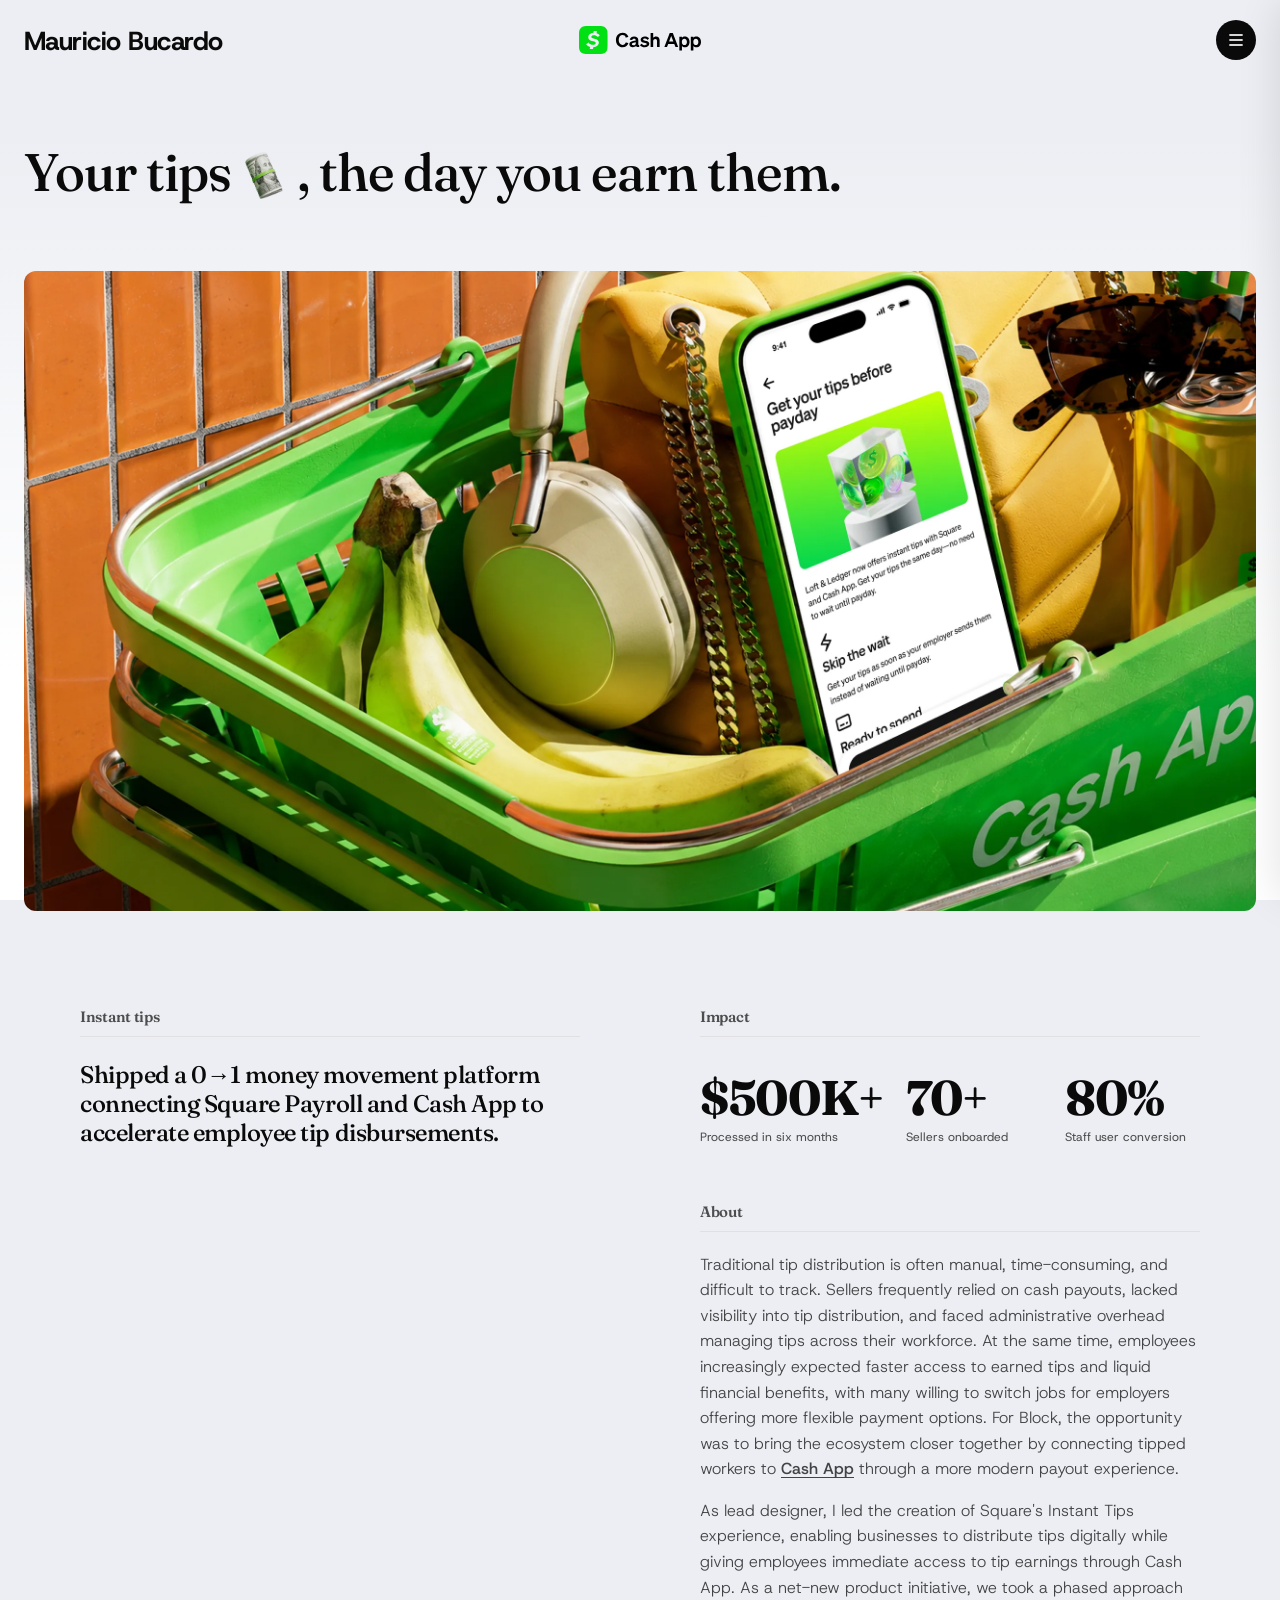
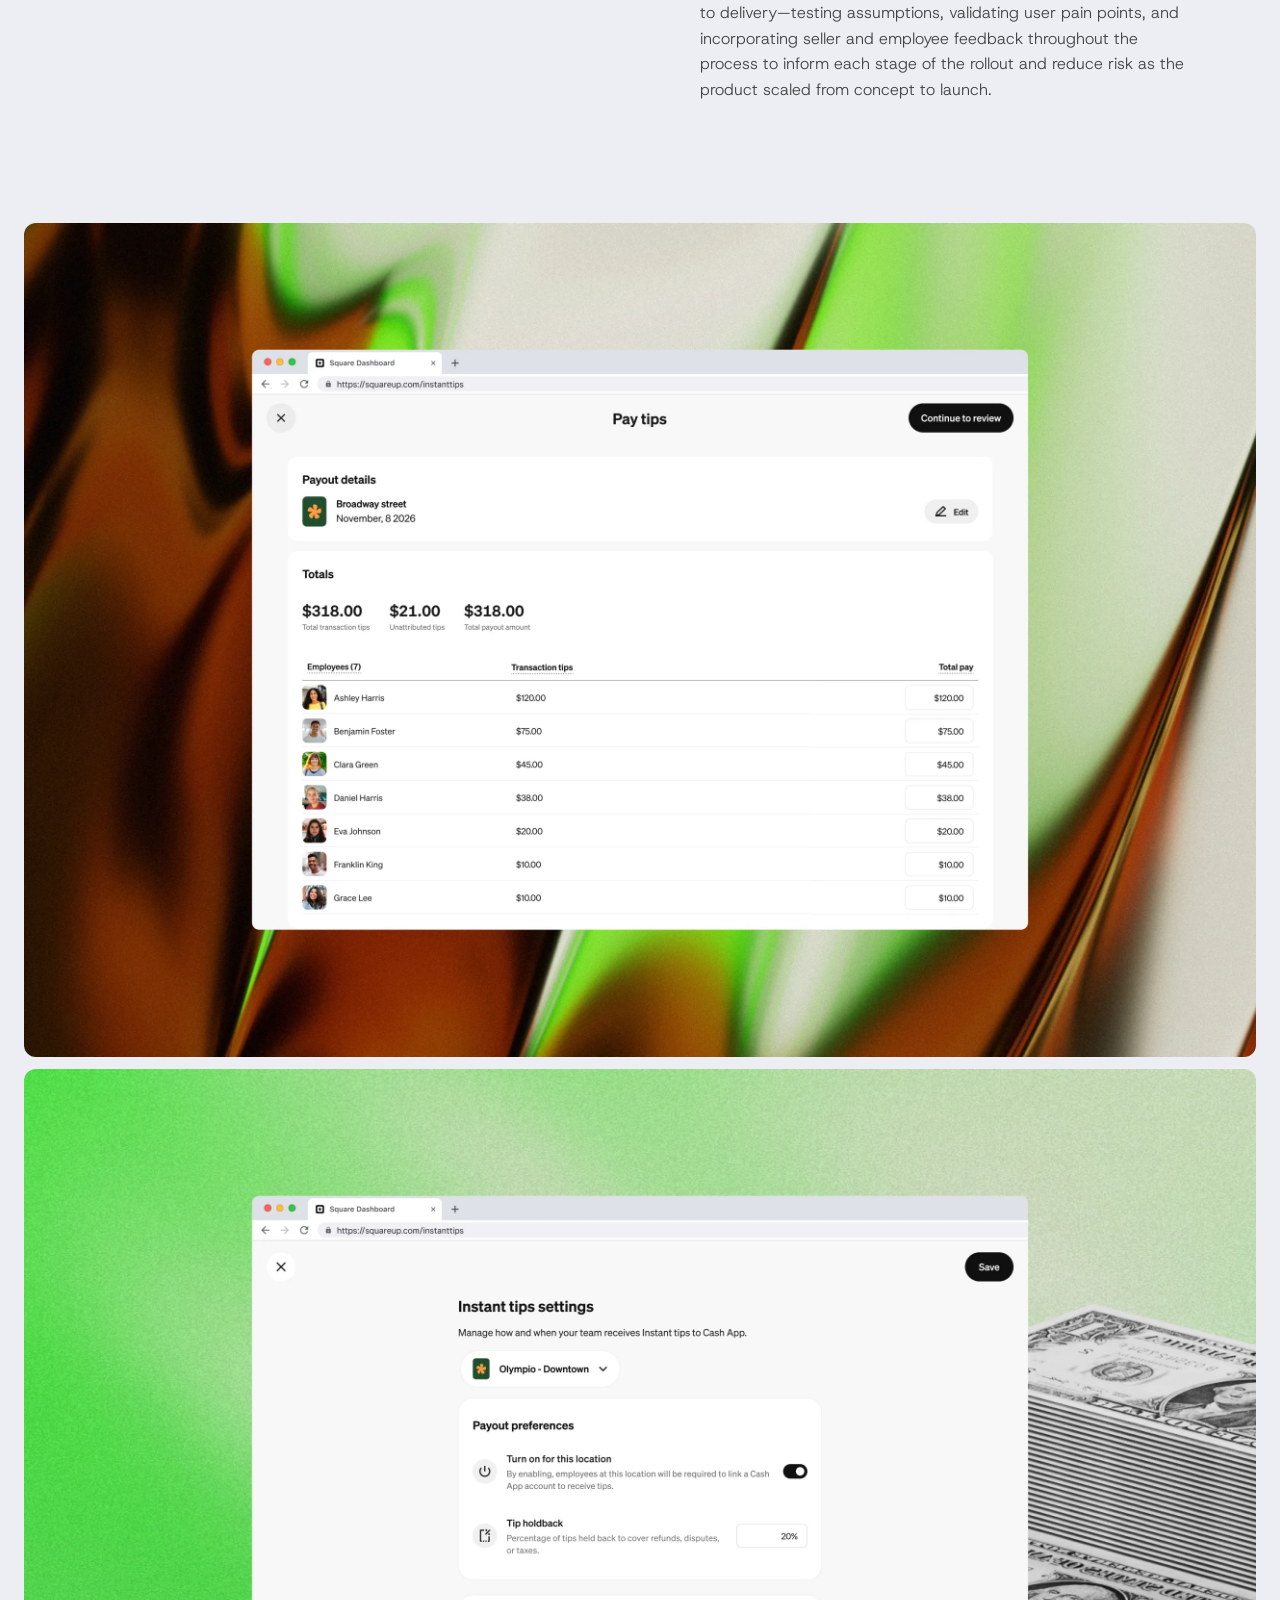
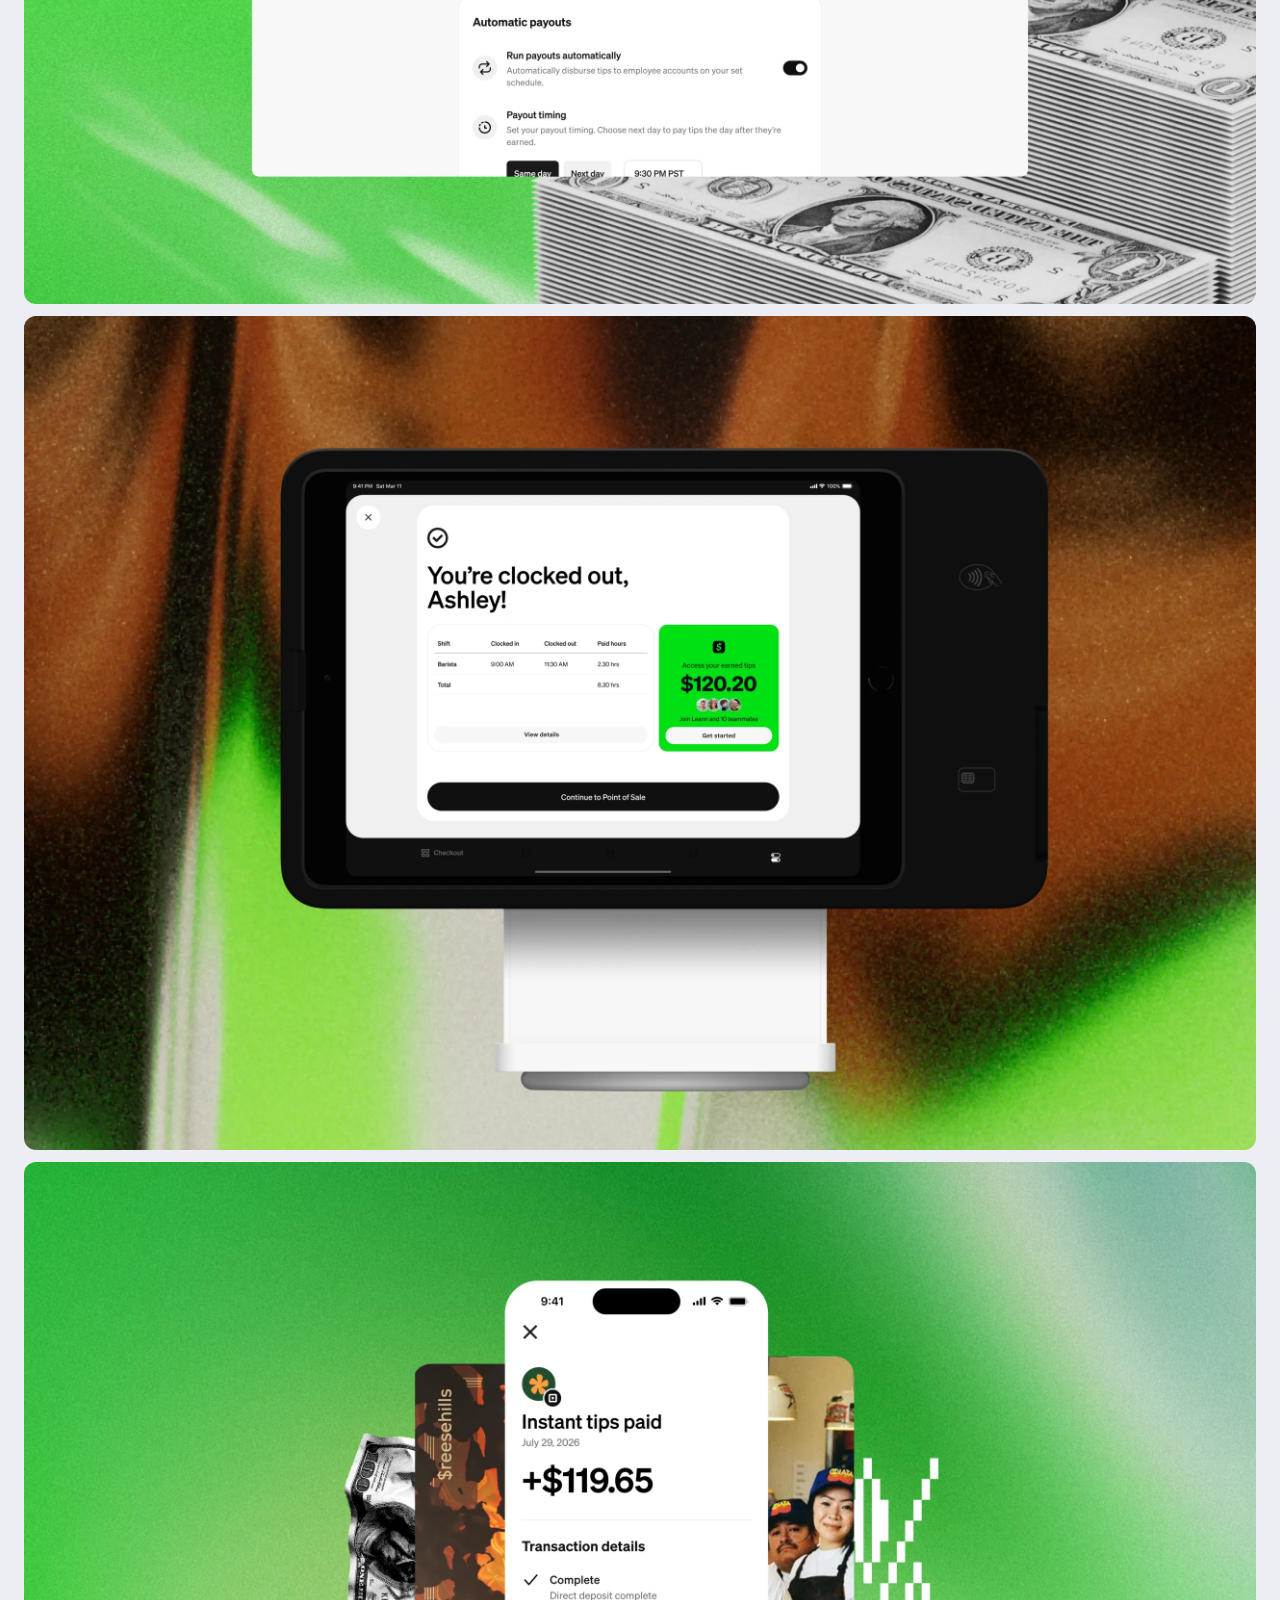
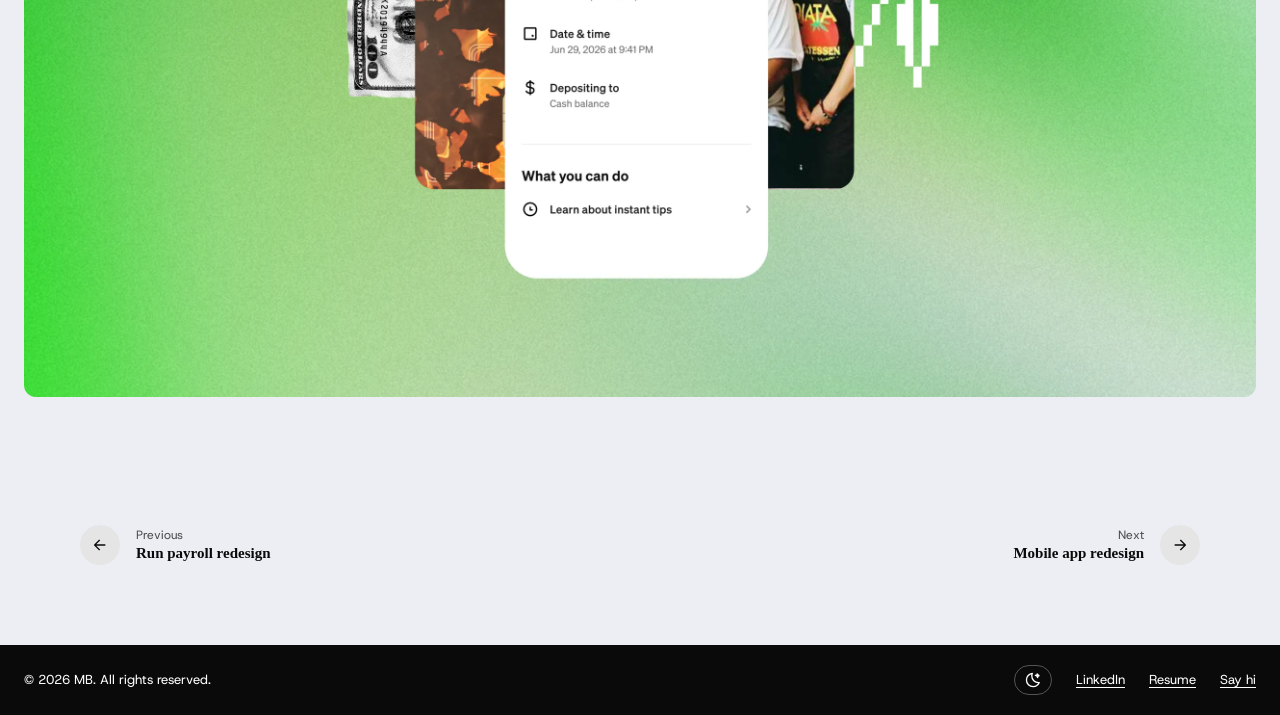
<file: cash-app.html>
<!DOCTYPE html>
<html lang="en">
<head>
  <meta charset="UTF-8" />
  <script>(function(){var t=localStorage.getItem('theme');if(t==='dark')document.documentElement.setAttribute('data-theme','dark');})();</script>
  <link rel="icon" type="image/svg+xml" href="favicon.svg">
  <meta name="viewport" content="width=device-width, initial-scale=1.0" />
  <title>Instant Tips — Mauricio Bucardo</title>
  <meta name="description" content="Mauricio Bucardo led the end-to-end design of Square's daily pay experience, giving employees faster access to their tips via Cash App." />
  <meta property="og:title" content="Cash App Instant Tips — Mauricio Bucardo" />
  <meta property="og:description" content="End-to-end design of Square's daily pay experience, giving employees faster access to their tips." />
  <meta property="og:image" content="https://maubucar.com/thumbnailwebsite.png" />
  <meta property="og:url" content="https://maubucar.com/cash-app.html" />
  <meta property="og:type" content="website" />
  <meta name="twitter:card" content="summary_large_image" />
  <meta name="twitter:image" content="https://maubucar.com/thumbnailwebsite.png" />
  <link rel="preconnect" href="https://fonts.googleapis.com">
  <link rel="preconnect" href="https://fonts.gstatic.com" crossorigin>
  <link href="https://fonts.googleapis.com/css2?family=Fraunces:ital,opsz,wght@0,9..144,100..900;1,9..144,100..900&family=Funnel+Display:wght@300..800&family=Host+Grotesk:ital,wght@0,300..800;1,300..800&family=Source+Serif+4:ital,opsz,wght@0,8..60,200..900;1,8..60,200..900&display=swap" rel="stylesheet">
  <link rel="stylesheet" href="case-study.css">
  <style>
    [data-theme="dark"] .header-brand img { filter: none; }
    .cashapp-logo-dark { display: none; }
    [data-theme="dark"] .cashapp-logo-light { display: none; }
    [data-theme="dark"] .cashapp-logo-dark { display: block; }
  </style>
</head>
<body>

  <header>
    <a href="index.html" class="back"><span class="back-full">Mauricio Bucardo</span><span class="back-short">MB</span></a>
    <div class="header-brand" id="header-brand">
      <img src="images/cashapp-logo.svg" alt="Cash App" class="cashapp-logo-light" style="height:28px;width:auto;">
      <img src="images/cashapp-logo-dark.svg" alt="Cash App" class="cashapp-logo-dark" style="height:28px;width:auto;">
    </div>
    <div class="header-right"><button class="menu-toggle-btn" id="menu-toggle-btn" aria-label="Toggle menu"><svg width="20" height="20" viewBox="0 0 24 24" fill="none" xmlns="http://www.w3.org/2000/svg"><path d="M20 19H4V17H20V19Z" fill="white"/><path d="M20 13H4V11H20V13Z" fill="white"/><path d="M20 7H4V5H20V7Z" fill="white"/></svg></button></div>
  </header>

  <section class="hero">
    <h1>Your tips , the day you earn them.</h1>
  </section>

  <section class="hero-image-section">
    <img fetchpriority="high" decoding="async" src="images/cashapphero.webp" alt="Cash App Instant Tips" class="hero-full-img">
  </section>

  <section class="content-section">
    <div class="content-left">
      <h3>Instant tips</h3>
      <h2>Shipped a 0→1 money movement platform connecting Square Payroll and Cash App to accelerate employee tip disbursements.</h2>
    </div>
    <div class="content-right">
      <div class="content-block">
        <h3>Impact</h3>
        <div class="stats">
          <div class="stat-item">
            <span class="stat-value">~$1M</span>
            <div class="stat-label">Processed in six months</div>
          </div>
          <div class="stat-item">
            <span class="stat-value">70+</span>
            <div class="stat-label">Sellers onboarded</div>
          </div>
          <div class="stat-item">
            <span class="stat-value">85%</span>
            <div class="stat-label">Staff user conversion</div>
          </div>
        </div>
      </div>
      <div class="content-block">
        <h3>About</h3>
        <div class="hero-body">
          <p>Traditional tip distribution is often manual, time-consuming, and difficult to track. Sellers frequently relied on cash payouts, lacked visibility into tip distribution, and faced administrative overhead managing tips across their workforce. At the same time, employees increasingly expected faster access to earned tips and liquid financial benefits, with many willing to switch jobs for employers offering more flexible payment options. For Block, the opportunity was to bring the ecosystem closer together by connecting tipped workers to <a href="https://cash.app" target="_blank">Cash App</a> through a more modern payout experience.</p>
          <p>As lead designer, I led the creation of Square's Instant Tips experience, enabling businesses to distribute tips digitally while giving employees immediate access to tip earnings through Cash App. As a net-new product initiative, we took a phased approach to delivery—testing assumptions, validating user pain points, and incorporating seller and employee feedback throughout the process to inform each stage of the rollout and reduce risk as the product scaled from concept to launch.</p>
        </div>
      </div>
    </div>
  </section>

  <section class="gallery-section">
    <div class="gallery-grid">
      <div class="gallery-item" data-label="Sellers needed a real-time view of tip totals to distribute pay without manual tracking."><img width="2560" height="1734" loading="lazy" decoding="async" src="images/cashapp1.webp" alt="Cash App Instant Tips"></div>
      <div class="gallery-item" data-label="Service workers had to link their Cash App account to receive tips instantly after each shift."><img width="2560" height="1734" loading="lazy" decoding="async" src="images/cashapp2.webp" alt="Cash App Instant Tips"></div>
      <div class="gallery-item" data-label="Sellers could split and send tips to multiple employees in a single action."><img width="2560" height="1734" loading="lazy" decoding="async" src="images/cashapp3.webp" alt="Cash App Instant Tips"></div>
      <div class="gallery-item" data-label="Workers got a clear record of every tip received and when it arrived in their account."><img width="2560" height="1734" loading="lazy" decoding="async" src="images/cashapp4.webp" alt="Cash App Instant Tips"></div>
    </div>
  </section>



  <nav class="cs-nav">
    <a href="square.html" class="cs-nav-prev">
      <div class="cs-nav-arrow"><svg width="16" height="16" viewBox="0 0 24 24" fill="none" xmlns="http://www.w3.org/2000/svg"><path d="M3.2925 11.2925C3.10512 11.4799 2.99965 11.7345 2.99951 11.9995C2.99952 12.2645 3.10521 12.519 3.2925 12.7065L10.7925 20.2065L12.2065 18.7925L6.4136 12.9995H20V10.9995H6.4136L12.2065 5.20654L10.7925 3.79248L3.2925 11.2925Z" fill="currentColor"/></svg></div>
      <div class="cs-nav-label">
        <span class="cs-nav-direction">Previous</span>
        <span class="cs-nav-name">Run payroll redesign</span>
      </div>
    </a>
    <a href="credit-one.html" class="cs-nav-next">
      <div class="cs-nav-label">
        <span class="cs-nav-direction">Next</span>
        <span class="cs-nav-name">Mobile app redesign</span>
      </div>
      <div class="cs-nav-arrow"><svg width="16" height="16" viewBox="0 0 24 24" fill="none" xmlns="http://www.w3.org/2000/svg"><path d="M20.7075 11.2925C20.8949 11.4799 21.0004 11.7345 21.0005 11.9995C21.0005 12.2645 20.8948 12.519 20.7075 12.7065L13.2075 20.2065L11.7935 18.7925L17.5864 12.9995H4.00049V10.9995H17.5864L11.7935 5.20654L13.2075 3.79248L20.7075 11.2925Z" fill="currentColor"/></svg></div>
    </a>
  </nav>

  <footer>
    <span>&copy; 2026 MB. All rights reserved.</span>
    <div class="footer-right">
      <button id="dark-toggle" onclick="toggleDark()" class="footer-toggle" aria-label="Toggle dark mode" onmouseover="this.style.opacity=.6" onmouseout="this.style.opacity=1">
        <span id="theme-icon-wrap">
          <svg id="icon-moon" width="16" height="16" viewBox="0 0 24 24" fill="none" xmlns="http://www.w3.org/2000/svg"><path d="M18.8135 5.17542H18.8258M12.2017 21.9724C6.66452 21.9724 2.17578 17.4837 2.17578 11.9465C2.17578 6.81609 6.02936 2.5857 10.9999 1.99194C10.4828 3.20116 10.1965 4.53265 10.1965 5.93101C10.1965 11.4682 14.6852 15.9569 20.2224 15.9569C20.6291 15.9569 21.0301 15.9327 21.4241 15.8856C19.8935 19.4646 16.3404 21.9724 12.2017 21.9724ZM18.8258 2L19.6835 4.31776L22.0012 5.17542L19.6835 6.03307L18.8258 8.35083L17.9682 6.03307L15.6504 5.17542L17.9682 4.31776L18.8258 2ZM19.4285 5.17542C19.4285 5.51509 19.1532 5.79045 18.8135 5.79045C18.4738 5.79045 18.1985 5.51509 18.1985 5.17542C18.1985 4.83574 18.4738 4.56038 18.8135 4.56038C19.1532 4.56038 19.4285 4.83574 19.4285 5.17542Z" stroke="currentColor" stroke-width="2" stroke-linecap="round" stroke-linejoin="round"/></svg>
          <svg id="icon-sun" width="16" height="16" viewBox="0 0 24 24" fill="none" xmlns="http://www.w3.org/2000/svg" style="transform:translateY(100%);"><path d="M12 2V4M12 20V22M2 12H4M20 12H22M4.92969 4.92896L6.3439 6.34317M17.6562 17.6569L19.0705 19.0711M4.92969 19.071L6.3439 17.6568M17.6562 6.34314L19.0705 4.92893M17 12C17 14.7614 14.7614 17 12 17C9.23858 17 7 14.7614 7 12C7 9.23858 9.23858 7 12 7C14.7614 7 17 9.23858 17 12Z" stroke="currentColor" stroke-width="2" stroke-linecap="round" stroke-linejoin="round"/></svg>
        </span>
      </button>
      <div class="footer-links">
        <a href="https://www.linkedin.com/in/mauricio-bucardo-44296486/" target="_blank" class="footer-link" onmouseover="this.style.opacity=.6" onmouseout="this.style.opacity=1">LinkedIn</a>
        <a href="resume.pdf" target="_blank" class="footer-link" onmouseover="this.style.opacity=.6" onmouseout="this.style.opacity=1">Resume</a>
        <a href="mailto:mauricio.bucardo@gmail.com" class="footer-link" onmouseover="this.style.opacity=.6" onmouseout="this.style.opacity=1">Say hi</a>
      </div>
    </div>
  </footer>

  <div id="cursor-dot"></div>

  <script>
    window.CS_H1_ASSET = { src: 'images/tipsh1asset.webp', afterWord: 'tips', height: 0.9 };
    window.CS_STATS = [
      { target: 500, prefix: '$', suffix: 'K+' },
      { target: 70, suffix: '+' },
      { target: 85, suffix: '%' }
    ];
  </script>
  <script src="case-study.js"></script>

  <div class="nav-floating-menu" id="nav-floating-menu">
    <button class="nav-menu-item" id="all-work-btn">All work</button>
    <button class="nav-menu-item" id="mind-btn">About me</button>
  </div>

  <div class="blade-overlay" id="blade-overlay"></div>
  <div class="blade" id="blade">
    <div class="blade-header">
      <button class="blade-close" id="blade-close">
        <svg width="16" height="16" viewBox="0 0 24 24" fill="none" xmlns="http://www.w3.org/2000/svg">
          <path d="M18 7.41L16.59 6L12 10.59L7.41 6L6 7.41L10.59 12L6 16.59L7.41 18L12 13.41L16.59 18L18 16.59L13.41 12L18 7.41Z" fill="currentColor"/>
        </svg>
      </button>
      <div class="blade-tabs">
        <button class="blade-tab active" id="tab-work">All work</button>
        <button class="blade-tab" id="tab-mind">About me</button>
        <div class="blade-tabs-underline" id="tabs-underline"></div>
      </div>
    </div>
    <div class="blade-panel active" id="panel-work">
      <div class="blade-list">
        <div class="blade-group blue">
          <span class="blade-group-label">Square</span>
          <a href="square.html" class="blade-link"><span>Run payroll redesign</span><span class="blade-link-year">2026</span></a>
          <a href="square-staff-setup.html" class="blade-link"><span>Payroll onboarding</span><span class="blade-link-year">2025</span></a>
          <a href="square-flexible-pay.html" class="blade-link"><span>Flexible pay day</span><span class="blade-link-year">2025</span></a>
          <a href="square-staff-team.html" class="blade-link"><span>Team list unification</span><span class="blade-link-year">2024</span></a>
        </div>
        <div class="blade-group green">
          <span class="blade-group-label">Cash App</span>
          <a href="cash-app.html" class="blade-link"><span>Instant tips</span><span class="blade-link-year">2026</span></a>
        </div>
        <div class="blade-group yellow">
          <span class="blade-group-label">Credit One</span>
          <a href="credit-one.html" class="blade-link"><span>Mobile app redesign</span><span class="blade-link-year">2023</span></a>
        </div>
        <div class="blade-group red">
          <span class="blade-group-label">State Farm</span>
          <a href="state-farm.html" class="blade-link"><span>File claiming experience</span><span class="blade-link-year">2023</span></a>
        </div>
      </div>
    </div>
    <div class="blade-panel" id="panel-mind">
      <div class="blade-list">
        <div class="mind-section">
          <div id="headshot-wrap" style="width:140px;height:140px;border-radius:50%;overflow:hidden;margin:0 auto 16px;cursor:none;">
            <img src="images/headshot.webp" alt="Mau" id="headshot-img" style="width:100%;height:100%;object-fit:cover;display:block;transition:transform 0.7s cubic-bezier(0.77,0,0.19,1);">
          </div>
          <p style="font-family:'Fraunces',serif;font-size:15px;line-height:1.7;color:var(--text);margin-bottom:12px;">I have a background in advertising and marketing, and found my way into product design through motion graphics. These days, I still occasionally <a href="https://www.instagram.com/mauricio.bucardo/" target="_blank" style="color:inherit;text-underline-offset:3px;">animate things just for fun</a>.</p>
          <p style="font-family:'Fraunces',serif;font-size:15px;line-height:1.7;color:var(--text);margin-bottom:12px;">Outside of work, you'll usually find me <a href="https://www.instagram.com/maubucardo/" target="_blank" style="color:inherit;text-underline-offset:3px;">traveling</a>, hiking, playing tennis, or somewhere at a <a href="https://soundcloud.com/you/sets" target="_blank" style="color:inherit;text-underline-offset:3px;">music festival</a>. I'm also an avid gamer, and a lot of my inspiration comes from experiences that spark wonder and delight.</p>
          <p style="font-family:'Fraunces',serif;font-size:15px;line-height:1.7;color:var(--text);">Here are a few things I've been into lately.</p>
        </div>
        <div class="mind-section">
          <span class="mind-label"><svg width="20" height="20" viewBox="0 0 24 24" fill="none" xmlns="http://www.w3.org/2000/svg"><path d="M18.7598 4C23.0798 8.41 23.0798 15.59 18.7598 20L17.2803 18.5498C20.8101 14.9398 20.8102 9.06991 17.2803 5.45996L18.7598 4Z" fill="black"/><path fill-rule="evenodd" clip-rule="evenodd" d="M11.2461 5.32715C12.0218 4.91762 12.9999 5.47319 13 6.39258V17.6074C12.9999 18.5881 11.8869 19.1549 11.0938 18.5781L6.17578 15H3.7002C3.03745 15 2.5 14.4625 2.5 13.7998V10.2002C2.5 9.53745 3.03745 9 3.7002 9H6.17578L11.0938 5.42188L11.2461 5.32715ZM7.14062 10.7705C6.93554 10.9196 6.68814 11 6.43457 11H4.5V13H6.43457C6.68814 13 6.93554 13.0804 7.14062 13.2295L11 16.0352V7.96387L7.14062 10.7705Z" fill="black"/><path d="M15.6006 7.24023C18.1703 9.86021 18.1704 14.1406 15.6006 16.7705L14.1201 15.3203C15.9101 13.4903 15.91 10.5204 14.1201 8.69043L15.6006 7.24023Z" fill="black"/></svg>On repeat</span>
          <div class="mind-embed" style="margin-top:0;">
            <iframe width="100%" height="160" scrolling="no" frameborder="no" allow="autoplay; encrypted-media" src="https://w.soundcloud.com/player/?url=https%3A//api.soundcloud.com/tracks/soundcloud%253Atracks%253A2115508632&color=%23ff5500&auto_play=false&hide_related=false&show_comments=false&show_user=true&show_reposts=false&show_teaser=false&visual=true" style="border-radius:12px;display:block;"></iframe>
          </div>
        </div>
        <div class="mind-section">
          <span class="mind-label"><svg width="20" height="20" viewBox="0 0 24 24" fill="none" xmlns="http://www.w3.org/2000/svg"><path d="M14.957 13.5425L13.543 14.9566L9.04295 10.4566L10.457 9.04249L14.957 13.5425Z" fill="black"/><path fill-rule="evenodd" clip-rule="evenodd" d="M12.3691 1.22413C12.7619 0.90378 13.3409 0.926374 13.707 1.29249L16.707 4.29249C17.0975 4.68301 17.0975 5.31603 16.707 5.70655L16.6211 5.79249C16.2308 6.18298 16.2308 6.81607 16.6211 7.20655L16.793 7.37843C17.1834 7.76875 17.8165 7.76875 18.207 7.37843L18.293 7.29249L18.3691 7.22413C18.7619 6.90378 19.3409 6.92637 19.707 7.29249L22.707 10.2925C23.0975 10.683 23.0975 11.316 22.707 11.7066L11.707 22.7066C11.3165 23.0971 10.6835 23.0971 10.293 22.7066L7.29295 19.7066C6.90243 19.316 6.90243 18.683 7.29295 18.2925L7.37889 18.2066C7.76921 17.8161 7.76921 17.183 7.37889 16.7925L7.20702 16.6206C6.81653 16.2303 6.18344 16.2303 5.79295 16.6206L5.70702 16.7066C5.31649 17.0971 4.68348 17.0971 4.29295 16.7066L1.29295 13.7066C0.90243 13.316 0.90243 12.683 1.29295 12.2925L12.293 1.29249L12.3691 1.22413ZM3.41405 12.9995L5.09276 14.6782C6.22672 14.0755 7.66571 14.2513 8.62108 15.2066L8.79295 15.3784C9.74809 16.3337 9.9228 17.7719 9.3203 18.9058L11 20.5855L20.5859 10.9995L18.9062 9.31983C17.7723 9.92234 16.3342 9.74763 15.3789 8.79249L15.207 8.62062C14.2518 7.66524 14.076 6.22626 14.6787 5.09229L13 3.41358L3.41405 12.9995Z" fill="black"/></svg>Obsessed with</span>
          <div class="mind-embed" style="margin-top:0;">
            <iframe width="100%" height="180" src="https://www.youtube.com/embed/XSCWFAL-4XQ" frameborder="0" allow="accelerometer; autoplay; clipboard-write; encrypted-media; gyroscope; picture-in-picture" allowfullscreen style="border-radius:12px;display:block;"></iframe>
          </div>
        </div>
        <div class="mind-section">
          <span class="mind-label"><svg width="20" height="20" viewBox="0 0 24 24" fill="none" xmlns="http://www.w3.org/2000/svg"><path fill-rule="evenodd" clip-rule="evenodd" d="M15.5005 13C15.8515 13.0002 16.1773 13.1844 16.3579 13.4854L20.8579 20.9854C21.0429 21.2942 21.048 21.6798 20.8706 21.9932C20.6931 22.3062 20.3604 22.4998 20.0005 22.5H10.9995C10.6396 22.4998 10.3069 22.3062 10.1294 21.9932C9.952 21.6798 9.95707 21.2942 10.1421 20.9854L14.6431 13.4854L14.7173 13.3779C14.9055 13.1409 15.1932 13 15.5005 13ZM12.7661 20.5H18.2339L15.5005 15.9434L12.7661 20.5Z" fill="black"/><path fill-rule="evenodd" clip-rule="evenodd" d="M10.103 7.50488C10.6069 7.55646 11.0005 7.9825 11.0005 8.5V15.5C11.0003 16.0519 10.5524 16.4997 10.0005 16.5H2.99951C2.73447 16.4999 2.4799 16.3945 2.29248 16.207C2.10506 16.0196 1.99962 15.765 1.99951 15.5L2.00049 8.5C2.00049 7.94772 2.4482 7.5 3.00049 7.5H10.0005L10.103 7.50488ZM3.99951 14.5H8.99951L9.00049 9.5H4.00049L3.99951 14.5Z" fill="black"/><path fill-rule="evenodd" clip-rule="evenodd" d="M18.0005 1C20.7617 1.00026 23.0005 3.23874 23.0005 6C23.0002 8.76104 20.7615 10.9997 18.0005 11C15.2392 11 13.0008 8.7612 13.0005 6C13.0005 3.23858 15.2391 1 18.0005 1ZM18.0005 3C16.3436 3 15.0005 4.34315 15.0005 6C15.0008 7.65663 16.3438 9 18.0005 9C19.657 8.99974 21.0002 7.65647 21.0005 6C21.0005 4.34331 19.6571 3.00026 18.0005 3Z" fill="black"/></svg>Playing right now</span>
          <div class="mind-embed" style="margin-top:0;">
            <iframe width="100%" height="180" src="https://www.youtube.com/embed/8BaMWajtOhw" frameborder="0" allow="accelerometer; autoplay; clipboard-write; encrypted-media; gyroscope; picture-in-picture" allowfullscreen style="border-radius:12px;display:block;"></iframe>
          </div>
        </div>
      </div>
    </div>
  </div>

</body>
</html>
</file>
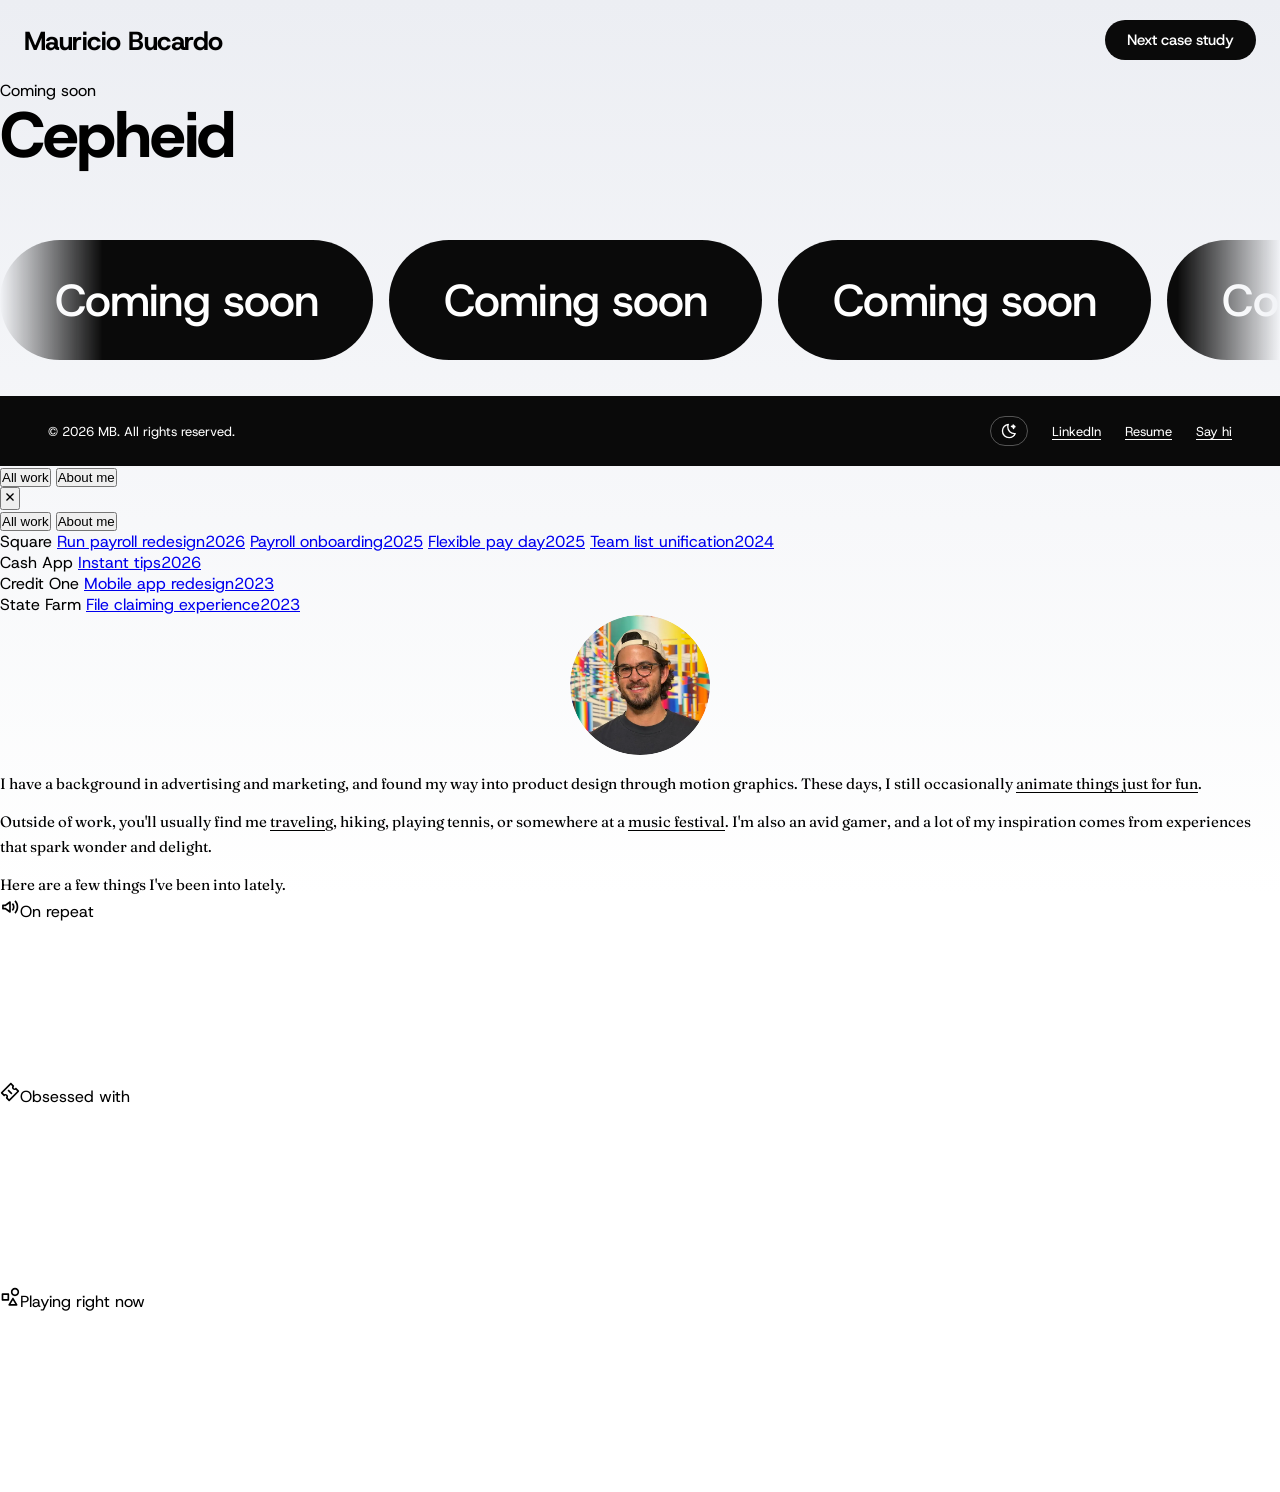
<file: cepheid.html>
<!DOCTYPE html>
<html lang="en">
<head>
  <meta charset="UTF-8" />
    <script>
    (function(){var t=localStorage.getItem('theme');if(t==='dark')document.documentElement.setAttribute('data-theme','dark');})();
  </script>
  <link rel="icon" type="image/svg+xml" href="favicon.svg">
  <meta name="viewport" content="width=device-width, initial-scale=1.0" />
  <title>Cepheid — Mauricio Bucardo</title>
  <meta name="description" content="Mauricio Bucardo designed diagnostic tools for Cepheid to help healthcare professionals work faster and more confidently." />
  <meta property="og:title" content="Cepheid — Mauricio Bucardo" />
  <meta property="og:description" content="Designing diagnostic tools for Cepheid to help healthcare professionals work faster and more confidently." />
  <meta property="og:image" content="https://maubucar.com/thumbnailwebsite.png" />
  <meta property="og:url" content="https://maubucar.com/cepheid.html" />
  <meta property="og:type" content="website" />
  <meta name="twitter:card" content="summary_large_image" />
  <meta name="twitter:image" content="https://maubucar.com/thumbnailwebsite.png" />
  <link rel="preconnect" href="https://fonts.googleapis.com">
  <link rel="preconnect" href="https://fonts.gstatic.com" crossorigin>
  <link href="https://fonts.googleapis.com/css2?family=Fraunces:ital,opsz,wght@0,9..144,100..900;1,9..144,100..900&family=Funnel+Display:wght@300..800&family=Host+Grotesk:ital,wght@0,300..800;1,300..800&family=Source+Serif+4:ital,opsz,wght@0,8..60,200..900;1,8..60,200..900&display=swap" rel="stylesheet">
  <style>
    *, *::before, *::after { box-sizing: border-box; margin: 0; padding: 0; }

    body {
      font-family: 'Host Grotesk', sans-serif;
      background: linear-gradient(180deg, #eceef3 0%, #ffffff 60%);
      color: var(--black);
      min-height: 100vh;
      display: flex;
      flex-direction: column;
    }
    body::before {
      content: '';
      position: fixed;
      inset: 0;
      background: linear-gradient(180deg, var(--bg) 0%, var(--bg-bottom) 60%);
      z-index: -1;
      pointer-events: none;
    }

    header {
      padding: 20px 24px;
      display: grid;
      grid-template-columns: 1fr auto 1fr;
      align-items: center;
      position: sticky;
      top: 0;
      background: var(--surface-muted);
      z-index: 10;
      
    }

    .back {
      font-family: 'Host Grotesk', sans-serif;
      font-size: clamp(24px, 2.04vw, 31px);
      font-weight: 700;
      color: var(--black);
      text-decoration: none;
      letter-spacing: -0.02em;
      -webkit-font-smoothing: antialiased;
      white-space: nowrap;
      width: fit-content;
    }
    .back:hover { opacity: 1; }
    .back-short { display: none; }
    .footer-right { display: flex; gap: 24px; align-items: center; }
    .footer-toggle { background: none; border: 1.5px solid rgba(255,255,255,0.3); color: #fff; font-family: 'Host Grotesk', sans-serif; font-size: 13px; padding: 6px 10px; border-radius: 999px; cursor: pointer; transition: opacity 0.2s; display: inline-flex; align-items: center; justify-content: center; }
    #theme-icon-wrap { width: 16px; height: 16px; border-radius: 50%; overflow: hidden; position: relative; display: inline-flex; }
    #theme-icon-wrap svg { position: absolute; inset: 0; }
    @keyframes iconSlideIn  { from { transform: translateY(100%); } to { transform: translateY(0); } }
    @keyframes iconSlideOut { from { transform: translateY(0); }    to { transform: translateY(-100%); } }
    #theme-icon-wrap.to-sun   #icon-sun  { animation: iconSlideIn  0.35s cubic-bezier(0.77,0,0.19,1) forwards; }
    #theme-icon-wrap.to-sun   #icon-moon { animation: iconSlideOut 0.35s cubic-bezier(0.77,0,0.19,1) forwards; }
    #theme-icon-wrap.to-moon  #icon-moon { animation: iconSlideIn  0.35s cubic-bezier(0.77,0,0.19,1) forwards; }
    #theme-icon-wrap.to-moon  #icon-sun  { animation: iconSlideOut 0.35s cubic-bezier(0.77,0,0.19,1) forwards; }
    .footer-links { display: flex; gap: 24px; align-items: center; }
    .footer-link { color: #fff; text-decoration: underline; text-underline-offset: 3px; font-family: Host Grotesk, sans-serif; font-size: 13px; transition: opacity 0.2s; }
    @media (max-width: 600px) {
      footer { flex-direction: column-reverse; align-items: stretch; gap: 12px; padding: 20px 24px; }
      .footer-right { flex-direction: row; justify-content: space-between; align-items: center; }
    }
    @media (max-width: 767px) { .back-full { display: none; } .back-short { display: inline; } }

    .header-right { display: flex; justify-content: flex-end; }
    .next-btn { font-family: 'Host Grotesk', sans-serif; font-size: 15px; font-weight: 500; color: #fff; background: #0a0a0a; padding: 10px 22px; border-radius: 999px; text-decoration: none; transition: opacity 0.2s; display: inline-flex; align-items: center; gap: 6px; }
    .next-btn .long { display: inline-flex; gap: 4px; overflow: hidden; }
    .next-btn .w { display: inline-block; }
    @keyframes next-word-slide {
      0%   { transform: translateX(0);     opacity: 1; }
      28%  { transform: translateX(120%);  opacity: 0; }
      29%  { transform: translateX(-120%); opacity: 0; }
      65%  { transform: translateX(0);     opacity: 1; }
      100% { transform: translateX(0);     opacity: 1; }
    }
    .next-btn:hover .w { animation: next-word-slide 1.75s cubic-bezier(0.77,0,0.19,1) infinite; }
    .next-btn:hover .w:nth-child(1) { animation-delay: 0.18s; }
    .next-btn:hover .w:nth-child(2) { animation-delay: 0.09s; }
    .next-btn:hover .w:nth-child(3) { animation-delay: 0s; }
    .next-btn .short { display: none; }
    @media (max-width: 767px) { .next-btn .long { display: none; } .next-btn .short { display: inline; } }

    .main {
      flex: 1;
      display: flex;
      flex-direction: column;
    }

      align-items: center;
      justify-content: center;
      text-align: center;
      padding: 48px 24px;
    }

    .coming-soon-label {
      font-size: 13px;
      font-weight: 500;
      color: #888;
      letter-spacing: 0.08em;
      text-transform: uppercase;
      margin-bottom: 20px;
    }

    h1 {
      font-size: clamp(36px, 5vw, 64px);
      font-weight: 800;
      letter-spacing: -0.02em;
      line-height: 1.05;
      margin-bottom: 0;
    }

    /* ── MARQUEE ── */
    .marquee-section {
      width: 100%;
      overflow: hidden;
      padding: clamp(24px, 8vh, 100px) 0 clamp(16px, 4vh, 40px);
      -webkit-mask-image: linear-gradient(to right, transparent 0%, black 8%, black 92%, transparent 100%);
      mask-image: linear-gradient(to right, transparent 0%, black 8%, black 92%, transparent 100%);
    }

    .marquee-track {
      display: flex;
      gap: 16px;
      width: max-content;
      will-change: transform;
      animation: marquee 14s linear infinite;
    }

    @keyframes marquee {
      from { transform: translate3d(0, 0, 0); }
      to   { transform: translate3d(-50%, 0, 0); }
    }

    .pill {
      background: #0a0a0a;
      border-radius: 100px;
      padding: 16px 55px;
      height: clamp(80px, 14vh, 120px);
      display: flex;
      align-items: center;
      justify-content: center;
      white-space: nowrap;
      width: fit-content;
    }

    .pill span {
      font-family: 'Host Grotesk', sans-serif;
      font-weight: 500;
      font-size: clamp(28px, 3.5vw, 48px);
      color: #fff;
      letter-spacing: -0.02em;
    }

    footer {
      background: #0a0a0a;
      color: #fff;
      font-family: 'Host Grotesk', sans-serif;
      font-size: 13px;
      display: flex;
      justify-content: space-between;
      align-items: center;
      padding: 20px 48px;
      margin-top: auto;
    }

    .hero-meta-row {
      display: flex;
      gap: 8px;
      flex-wrap: wrap;
      justify-content: center;
      width: 100%;
      max-width: 860px;
      margin-bottom: 16px;
    }
    .hero-meta-item {
      background: var(--surface-muted);
      border-radius: 12px;
      padding: 12px 20px;
      flex: 1;
      min-width: 120px;
      text-align: center;
    }
    .hero-meta-label {
      font-family: 'Host Grotesk', sans-serif;
      font-size: 10px;
      font-weight: 500;
      color: #999;
      text-transform: uppercase;
      letter-spacing: 0.06em;
      display: block;
      margin-bottom: 4px;
    }
    .hero-meta-value {
      font-family: 'Host Grotesk', sans-serif;
      font-size: 13px;
      font-weight: 500;
      color: var(--black);
      display: block;
    }
    [data-theme="dark"] .next-btn { color: #0a0a0a; }
    [data-theme="dark"] .header-brand img { filter: brightness(0) invert(1); }
  
    /* ── CUSTOM CURSOR ── */
    @media (pointer: fine) { * { cursor: none !important; } }
    #cursor-dot {
      position: fixed;
      width: 12px;
      height: 12px;
      background: white;
      border-radius: 50%;
      pointer-events: none;
      mix-blend-mode: difference;
      z-index: 99999;
      transform: translate(-50%, -50%);
      transition: width 0.22s cubic-bezier(0.34,1.56,0.64,1), height 0.22s cubic-bezier(0.34,1.56,0.64,1), opacity 0.15s ease;
    }
    #cursor-dot.expanded { width: 28px; height: 28px; }
    @media (pointer: coarse) { #cursor-dot { display: none; } }
  </style>
</head>
<body>
  <header>
    <a href="index.html" class="back"><span class="back-full">Mauricio Bucardo</span><span class="back-short">MB</span></a>
    <div></div>
    <div class="header-right">
      <a href="square-staff-setup.html" class="next-btn"><span class="long"><span class="w">Next</span> <span class="w">case</span> <span class="w">study</span></span><span class="short">Next</span></a>
    </div>
  </header>

  <main class="main">
    <p class="coming-soon-label">Coming soon</p>
    <h1>Cepheid</h1>
  </main>

  <section class="marquee-section">
    <div class="marquee-track">
      <div class="pill"><span>Coming soon</span></div>
      <div class="pill"><span>Coming soon</span></div>
      <div class="pill"><span>Coming soon</span></div>
      <div class="pill"><span>Coming soon</span></div>
      <div class="pill"><span>Coming soon</span></div>
      <!-- duplicate for seamless loop -->
      <div class="pill"><span>Coming soon</span></div>
      <div class="pill"><span>Coming soon</span></div>
      <div class="pill"><span>Coming soon</span></div>
      <div class="pill"><span>Coming soon</span></div>
      <div class="pill"><span>Coming soon</span></div>
    </div>
  </section>

  <footer>
    <span>&copy; 2026 MB. All rights reserved.</span>
    <div class="footer-right">
      <button id="dark-toggle" onclick="toggleDark()" class="footer-toggle" aria-label="Toggle dark mode" onmouseover="this.style.opacity=.6" onmouseout="this.style.opacity=1">
        <span id="theme-icon-wrap">
          <svg id="icon-moon" width="16" height="16" viewBox="0 0 24 24" fill="none" xmlns="http://www.w3.org/2000/svg"><path d="M18.8135 5.17542H18.8258M12.2017 21.9724C6.66452 21.9724 2.17578 17.4837 2.17578 11.9465C2.17578 6.81609 6.02936 2.5857 10.9999 1.99194C10.4828 3.20116 10.1965 4.53265 10.1965 5.93101C10.1965 11.4682 14.6852 15.9569 20.2224 15.9569C20.6291 15.9569 21.0301 15.9327 21.4241 15.8856C19.8935 19.4646 16.3404 21.9724 12.2017 21.9724ZM18.8258 2L19.6835 4.31776L22.0012 5.17542L19.6835 6.03307L18.8258 8.35083L17.9682 6.03307L15.6504 5.17542L17.9682 4.31776L18.8258 2ZM19.4285 5.17542C19.4285 5.51509 19.1532 5.79045 18.8135 5.79045C18.4738 5.79045 18.1985 5.51509 18.1985 5.17542C18.1985 4.83574 18.4738 4.56038 18.8135 4.56038C19.1532 4.56038 19.4285 4.83574 19.4285 5.17542Z" stroke="currentColor" stroke-width="2" stroke-linecap="round" stroke-linejoin="round"/></svg>
          <svg id="icon-sun" width="16" height="16" viewBox="0 0 24 24" fill="none" xmlns="http://www.w3.org/2000/svg" style="transform:translateY(100%);"><path d="M12 2V4M12 20V22M2 12H4M20 12H22M4.92969 4.92896L6.3439 6.34317M17.6562 17.6569L19.0705 19.0711M4.92969 19.071L6.3439 17.6568M17.6562 6.34314L19.0705 4.92893M17 12C17 14.7614 14.7614 17 12 17C9.23858 17 7 14.7614 7 12C7 9.23858 9.23858 7 12 7C14.7614 7 17 9.23858 17 12Z" stroke="currentColor" stroke-width="2" stroke-linecap="round" stroke-linejoin="round"/></svg>
        </span>
      </button>
      <div class="footer-links">
        <a href="https://www.linkedin.com/in/mauricio-bucardo-44296486/" target="_blank" class="footer-link" onmouseover="this.style.opacity=.6" onmouseout="this.style.opacity=1">LinkedIn</a>
        <a href="resume.pdf" target="_blank" class="footer-link" onmouseover="this.style.opacity=.6" onmouseout="this.style.opacity=1">Resume</a>
        <a href="mailto:mauricio.bucardo@gmail.com" class="footer-link" onmouseover="this.style.opacity=.6" onmouseout="this.style.opacity=1">Say hi</a>
      </div>
    </div>
  </footer>

  <script>
    function toggleDark() {
      const isDark = document.documentElement.dataset.theme === 'dark';
      document.documentElement.dataset.theme = isDark ? '' : 'dark';
      localStorage.setItem('theme', isDark ? '' : 'dark');
      const wrap = document.getElementById('theme-icon-wrap');
      wrap.classList.remove('to-sun', 'to-moon');
      void wrap.offsetWidth;
      wrap.classList.add(isDark ? 'to-moon' : 'to-sun');
    }
    (function() {
      const saved = localStorage.getItem('theme');
      if (saved === 'dark') {
        document.documentElement.dataset.theme = 'dark';
        document.addEventListener('DOMContentLoaded', () => {
          document.getElementById('icon-moon').style.transform = 'translateY(-100%)';
          document.getElementById('icon-sun').style.transform = 'translateY(0)';
        });
      }
    })();
  </script>
  <script>
    (function() {
      var back = document.querySelector('.back-full');
      if (!back) return;
      var text = back.textContent;
      var html = '';
      for (var i = 0; i < text.length; i++) {
        var ch = text[i];
        if (ch === ' ') {
          html += '<span style="display:inline"> </span>';
        } else {
          html += '<span class="bl" style="display:inline;transition:color 0.14s ease">' + ch + '</span>';
        }
      }
      back.innerHTML = html;
      var pillColors = ['#1557FF','#00A63F','#F5A800','#D92B2B'];
      var timers = [];
      var link = back.closest('a');
      link.addEventListener('mouseenter', function() {
        timers.forEach(function(t){ clearTimeout(t); }); timers = [];
        var spans = back.querySelectorAll('.bl');
        spans.forEach(function(span, i) {
          var color = pillColors[i % pillColors.length];
          timers.push(setTimeout(function(){ span.style.color = color; }, i * 45));
          timers.push(setTimeout(function(){ span.style.color = ''; }, i * 45 + 300));
        });
      });
      link.addEventListener('mouseleave', function() {
        timers.forEach(function(t){ clearTimeout(t); }); timers = [];
        back.querySelectorAll('.bl').forEach(function(s){ s.style.color = ''; });
      });
    })();
  </script>
  <div id="cursor-dot"></div>
  <script>
    (function() {
      var dot = document.getElementById('cursor-dot');
      dot.style.opacity = '0';
      document.addEventListener('mousemove', function(e) {
        
        dot.style.transform = `translate(calc(${e.clientX}px - 50%), calc(${e.clientY}px - 50%))`;
        dot.style.opacity = '1';
      });
      var CLICKABLE = 'a, button, [role="button"], label, select, input';
      document.addEventListener('mouseover', function(e) {
        if (e.target.closest(CLICKABLE)) dot.classList.add('expanded');
      });
      document.addEventListener('mouseout', function(e) {
        if (e.target.closest(CLICKABLE)) dot.classList.remove('expanded');
      });
    })();
  </script>

  <div class="nav-floating-menu" id="nav-floating-menu">
    <button class="nav-menu-item" id="all-work-btn">All work</button>
    <button class="nav-menu-item" id="mind-btn">About me</button>
  </div>

  <div class="blade-overlay" id="blade-overlay"></div>
  <div class="blade" id="blade">
    <div class="blade-header">
      <button class="blade-close" id="blade-close">
        <svg width="16" height="16" viewBox="0 0 24 24" fill="none" xmlns="http://www.w3.org/2000/svg">
          <path d="M18 7.41L16.59 6L12 10.59L7.41 6L6 7.41L10.59 12L6 16.59L7.41 18L12 13.41L16.59 18L18 16.59L13.41 12L18 7.41Z" fill="currentColor"/>
        </svg>
      </button>
      <div class="blade-tabs">
        <button class="blade-tab active" id="tab-work">All work</button>
        <button class="blade-tab" id="tab-mind">About me</button>
        <div class="blade-tabs-underline" id="tabs-underline"></div>
      </div>
    </div>
    <div class="blade-panel active" id="panel-work">
      <div class="blade-list">
        <div class="blade-group blue">
          <span class="blade-group-label">Square</span>
          <a href="square.html" class="blade-link"><span>Run payroll redesign</span><span class="blade-link-year">2026</span></a>
          <a href="square-staff-setup.html" class="blade-link"><span>Payroll onboarding</span><span class="blade-link-year">2025</span></a>
          <a href="square-flexible-pay.html" class="blade-link"><span>Flexible pay day</span><span class="blade-link-year">2025</span></a>
          <a href="square-staff-team.html" class="blade-link"><span>Team list unification</span><span class="blade-link-year">2024</span></a>
        </div>
        <div class="blade-group green">
          <span class="blade-group-label">Cash App</span>
          <a href="cash-app.html" class="blade-link"><span>Instant tips</span><span class="blade-link-year">2026</span></a>
        </div>
        <div class="blade-group yellow">
          <span class="blade-group-label">Credit One</span>
          <a href="credit-one.html" class="blade-link"><span>Mobile app redesign</span><span class="blade-link-year">2023</span></a>
        </div>
        <div class="blade-group red">
          <span class="blade-group-label">State Farm</span>
          <a href="state-farm.html" class="blade-link"><span>File claiming experience</span><span class="blade-link-year">2023</span></a>
        </div>
      </div>
    </div>
    <div class="blade-panel" id="panel-mind">
      <div class="blade-list">
        <div class="mind-section">
          <div id="headshot-wrap" style="width:140px;height:140px;border-radius:50%;overflow:hidden;margin:0 auto 16px;cursor:none;">
            <img src="images/headshot.webp" alt="Mau" id="headshot-img" style="width:100%;height:100%;object-fit:cover;display:block;transition:transform 0.7s cubic-bezier(0.77,0,0.19,1);">
          </div>
          <p style="font-family:'Fraunces',serif;font-size:15px;line-height:1.7;color:var(--text);margin-bottom:12px;">I have a background in advertising and marketing, and found my way into product design through motion graphics. These days, I still occasionally <a href="https://www.instagram.com/mauricio.bucardo/" target="_blank" style="color:inherit;text-underline-offset:3px;">animate things just for fun</a>.</p>
          <p style="font-family:'Fraunces',serif;font-size:15px;line-height:1.7;color:var(--text);margin-bottom:12px;">Outside of work, you'll usually find me <a href="https://www.instagram.com/maubucardo/" target="_blank" style="color:inherit;text-underline-offset:3px;">traveling</a>, hiking, playing tennis, or somewhere at a <a href="https://soundcloud.com/you/sets" target="_blank" style="color:inherit;text-underline-offset:3px;">music festival</a>. I'm also an avid gamer, and a lot of my inspiration comes from experiences that spark wonder and delight.</p>
          <p style="font-family:'Fraunces',serif;font-size:15px;line-height:1.7;color:var(--text);">Here are a few things I've been into lately.</p>
        </div>
        <div class="mind-section">
          <span class="mind-label"><svg width="20" height="20" viewBox="0 0 24 24" fill="none" xmlns="http://www.w3.org/2000/svg"><path d="M18.7598 4C23.0798 8.41 23.0798 15.59 18.7598 20L17.2803 18.5498C20.8101 14.9398 20.8102 9.06991 17.2803 5.45996L18.7598 4Z" fill="black"/><path fill-rule="evenodd" clip-rule="evenodd" d="M11.2461 5.32715C12.0218 4.91762 12.9999 5.47319 13 6.39258V17.6074C12.9999 18.5881 11.8869 19.1549 11.0938 18.5781L6.17578 15H3.7002C3.03745 15 2.5 14.4625 2.5 13.7998V10.2002C2.5 9.53745 3.03745 9 3.7002 9H6.17578L11.0938 5.42188L11.2461 5.32715ZM7.14062 10.7705C6.93554 10.9196 6.68814 11 6.43457 11H4.5V13H6.43457C6.68814 13 6.93554 13.0804 7.14062 13.2295L11 16.0352V7.96387L7.14062 10.7705Z" fill="black"/><path d="M15.6006 7.24023C18.1703 9.86021 18.1704 14.1406 15.6006 16.7705L14.1201 15.3203C15.9101 13.4903 15.91 10.5204 14.1201 8.69043L15.6006 7.24023Z" fill="black"/></svg>On repeat</span>
          <div class="mind-embed" style="margin-top:0;">
            <iframe width="100%" height="160" scrolling="no" frameborder="no" allow="autoplay; encrypted-media" src="https://w.soundcloud.com/player/?url=https%3A//api.soundcloud.com/tracks/soundcloud%253Atracks%253A2115508632&color=%23ff5500&auto_play=false&hide_related=false&show_comments=false&show_user=true&show_reposts=false&show_teaser=false&visual=true" style="border-radius:12px;display:block;"></iframe>
          </div>
        </div>
        <div class="mind-section">
          <span class="mind-label"><svg width="20" height="20" viewBox="0 0 24 24" fill="none" xmlns="http://www.w3.org/2000/svg"><path d="M14.957 13.5425L13.543 14.9566L9.04295 10.4566L10.457 9.04249L14.957 13.5425Z" fill="black"/><path fill-rule="evenodd" clip-rule="evenodd" d="M12.3691 1.22413C12.7619 0.90378 13.3409 0.926374 13.707 1.29249L16.707 4.29249C17.0975 4.68301 17.0975 5.31603 16.707 5.70655L16.6211 5.79249C16.2308 6.18298 16.2308 6.81607 16.6211 7.20655L16.793 7.37843C17.1834 7.76875 17.8165 7.76875 18.207 7.37843L18.293 7.29249L18.3691 7.22413C18.7619 6.90378 19.3409 6.92637 19.707 7.29249L22.707 10.2925C23.0975 10.683 23.0975 11.316 22.707 11.7066L11.707 22.7066C11.3165 23.0971 10.6835 23.0971 10.293 22.7066L7.29295 19.7066C6.90243 19.316 6.90243 18.683 7.29295 18.2925L7.37889 18.2066C7.76921 17.8161 7.76921 17.183 7.37889 16.7925L7.20702 16.6206C6.81653 16.2303 6.18344 16.2303 5.79295 16.6206L5.70702 16.7066C5.31649 17.0971 4.68348 17.0971 4.29295 16.7066L1.29295 13.7066C0.90243 13.316 0.90243 12.683 1.29295 12.2925L12.293 1.29249L12.3691 1.22413ZM3.41405 12.9995L5.09276 14.6782C6.22672 14.0755 7.66571 14.2513 8.62108 15.2066L8.79295 15.3784C9.74809 16.3337 9.9228 17.7719 9.3203 18.9058L11 20.5855L20.5859 10.9995L18.9062 9.31983C17.7723 9.92234 16.3342 9.74763 15.3789 8.79249L15.207 8.62062C14.2518 7.66524 14.076 6.22626 14.6787 5.09229L13 3.41358L3.41405 12.9995Z" fill="black"/></svg>Obsessed with</span>
          <div class="mind-embed" style="margin-top:0;">
            <iframe width="100%" height="180" src="https://www.youtube.com/embed/XSCWFAL-4XQ" frameborder="0" allow="accelerometer; autoplay; clipboard-write; encrypted-media; gyroscope; picture-in-picture" allowfullscreen style="border-radius:12px;display:block;"></iframe>
          </div>
        </div>
        <div class="mind-section">
          <span class="mind-label"><svg width="20" height="20" viewBox="0 0 24 24" fill="none" xmlns="http://www.w3.org/2000/svg"><path fill-rule="evenodd" clip-rule="evenodd" d="M15.5005 13C15.8515 13.0002 16.1773 13.1844 16.3579 13.4854L20.8579 20.9854C21.0429 21.2942 21.048 21.6798 20.8706 21.9932C20.6931 22.3062 20.3604 22.4998 20.0005 22.5H10.9995C10.6396 22.4998 10.3069 22.3062 10.1294 21.9932C9.952 21.6798 9.95707 21.2942 10.1421 20.9854L14.6431 13.4854L14.7173 13.3779C14.9055 13.1409 15.1932 13 15.5005 13ZM12.7661 20.5H18.2339L15.5005 15.9434L12.7661 20.5Z" fill="black"/><path fill-rule="evenodd" clip-rule="evenodd" d="M10.103 7.50488C10.6069 7.55646 11.0005 7.9825 11.0005 8.5V15.5C11.0003 16.0519 10.5524 16.4997 10.0005 16.5H2.99951C2.73447 16.4999 2.4799 16.3945 2.29248 16.207C2.10506 16.0196 1.99962 15.765 1.99951 15.5L2.00049 8.5C2.00049 7.94772 2.4482 7.5 3.00049 7.5H10.0005L10.103 7.50488ZM3.99951 14.5H8.99951L9.00049 9.5H4.00049L3.99951 14.5Z" fill="black"/><path fill-rule="evenodd" clip-rule="evenodd" d="M18.0005 1C20.7617 1.00026 23.0005 3.23874 23.0005 6C23.0002 8.76104 20.7615 10.9997 18.0005 11C15.2392 11 13.0008 8.7612 13.0005 6C13.0005 3.23858 15.2391 1 18.0005 1ZM18.0005 3C16.3436 3 15.0005 4.34315 15.0005 6C15.0008 7.65663 16.3438 9 18.0005 9C19.657 8.99974 21.0002 7.65647 21.0005 6C21.0005 4.34331 19.6571 3.00026 18.0005 3Z" fill="black"/></svg>Playing right now</span>
          <div class="mind-embed" style="margin-top:0;">
            <iframe width="100%" height="180" src="https://www.youtube.com/embed/8BaMWajtOhw" frameborder="0" allow="accelerometer; autoplay; clipboard-write; encrypted-media; gyroscope; picture-in-picture" allowfullscreen style="border-radius:12px;display:block;"></iframe>
          </div>
        </div>
      </div>
    </div>
  </div>

</body>
</html>
</file>
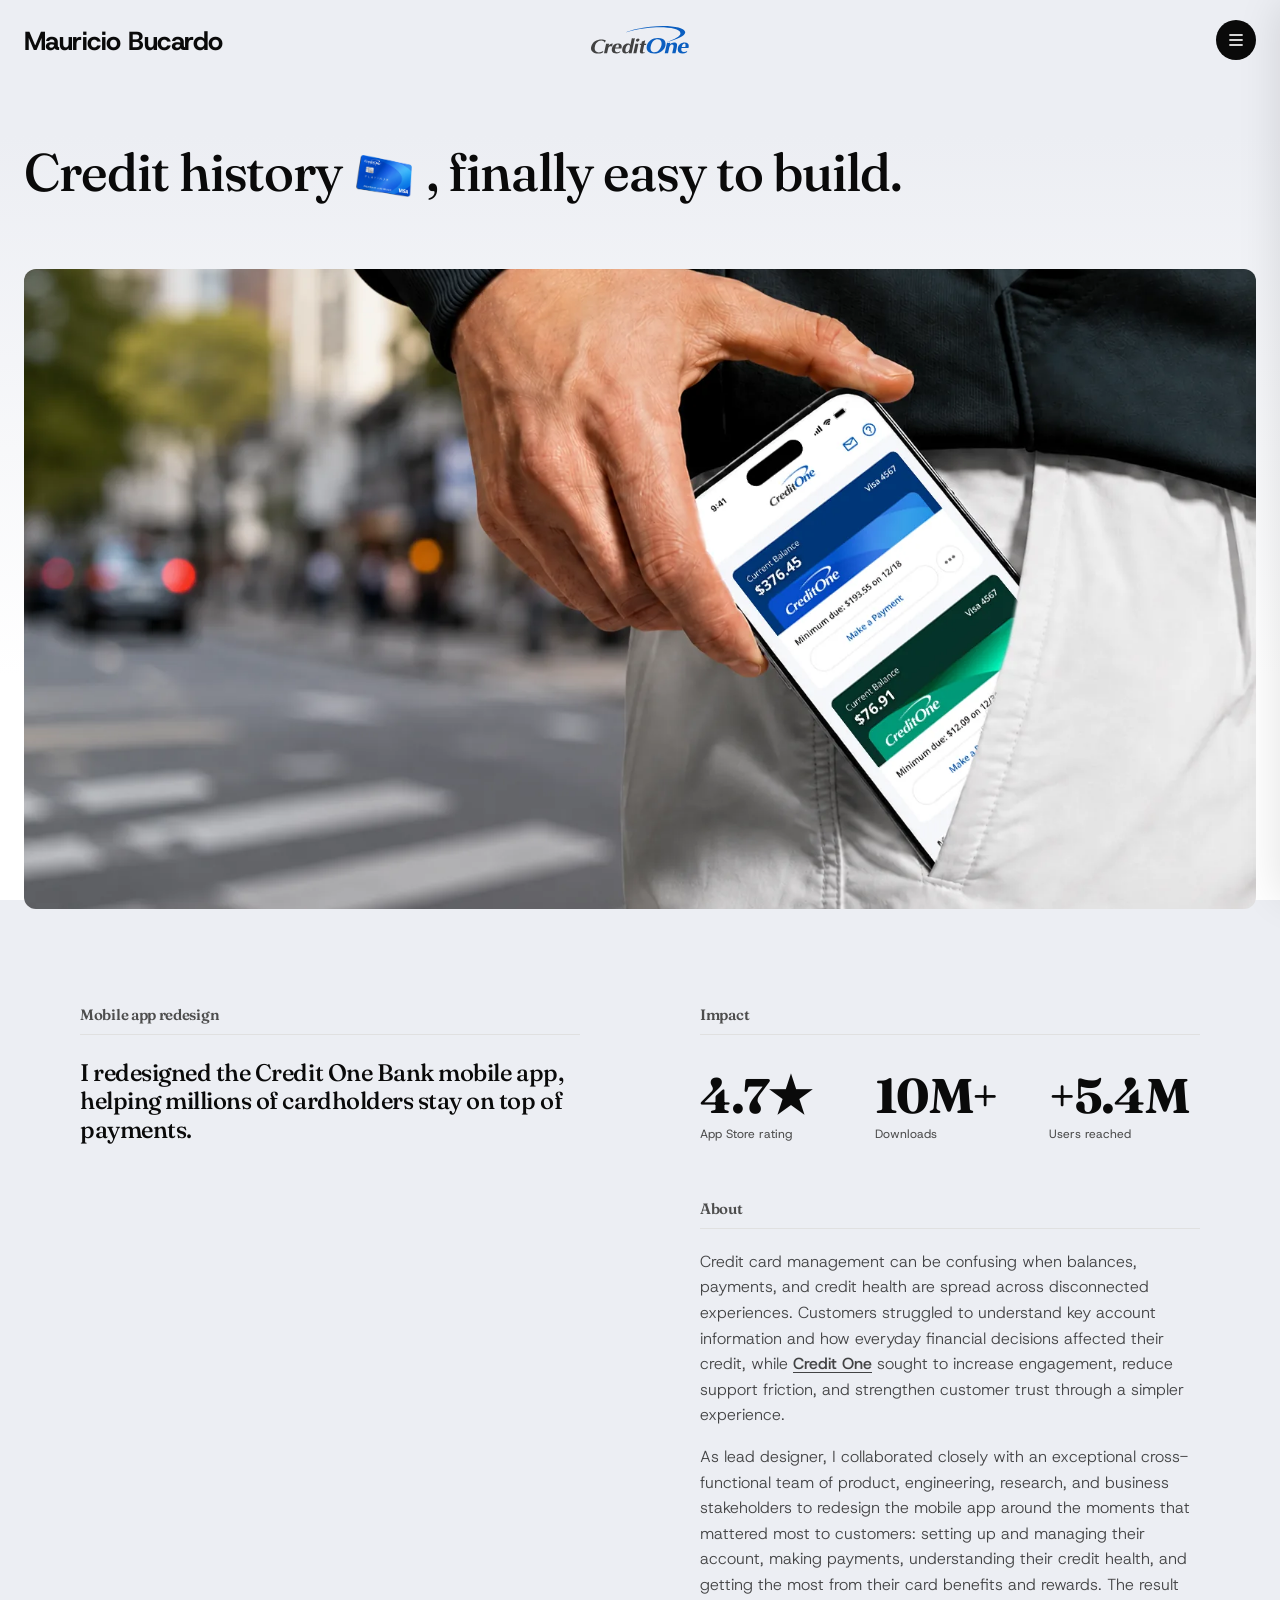
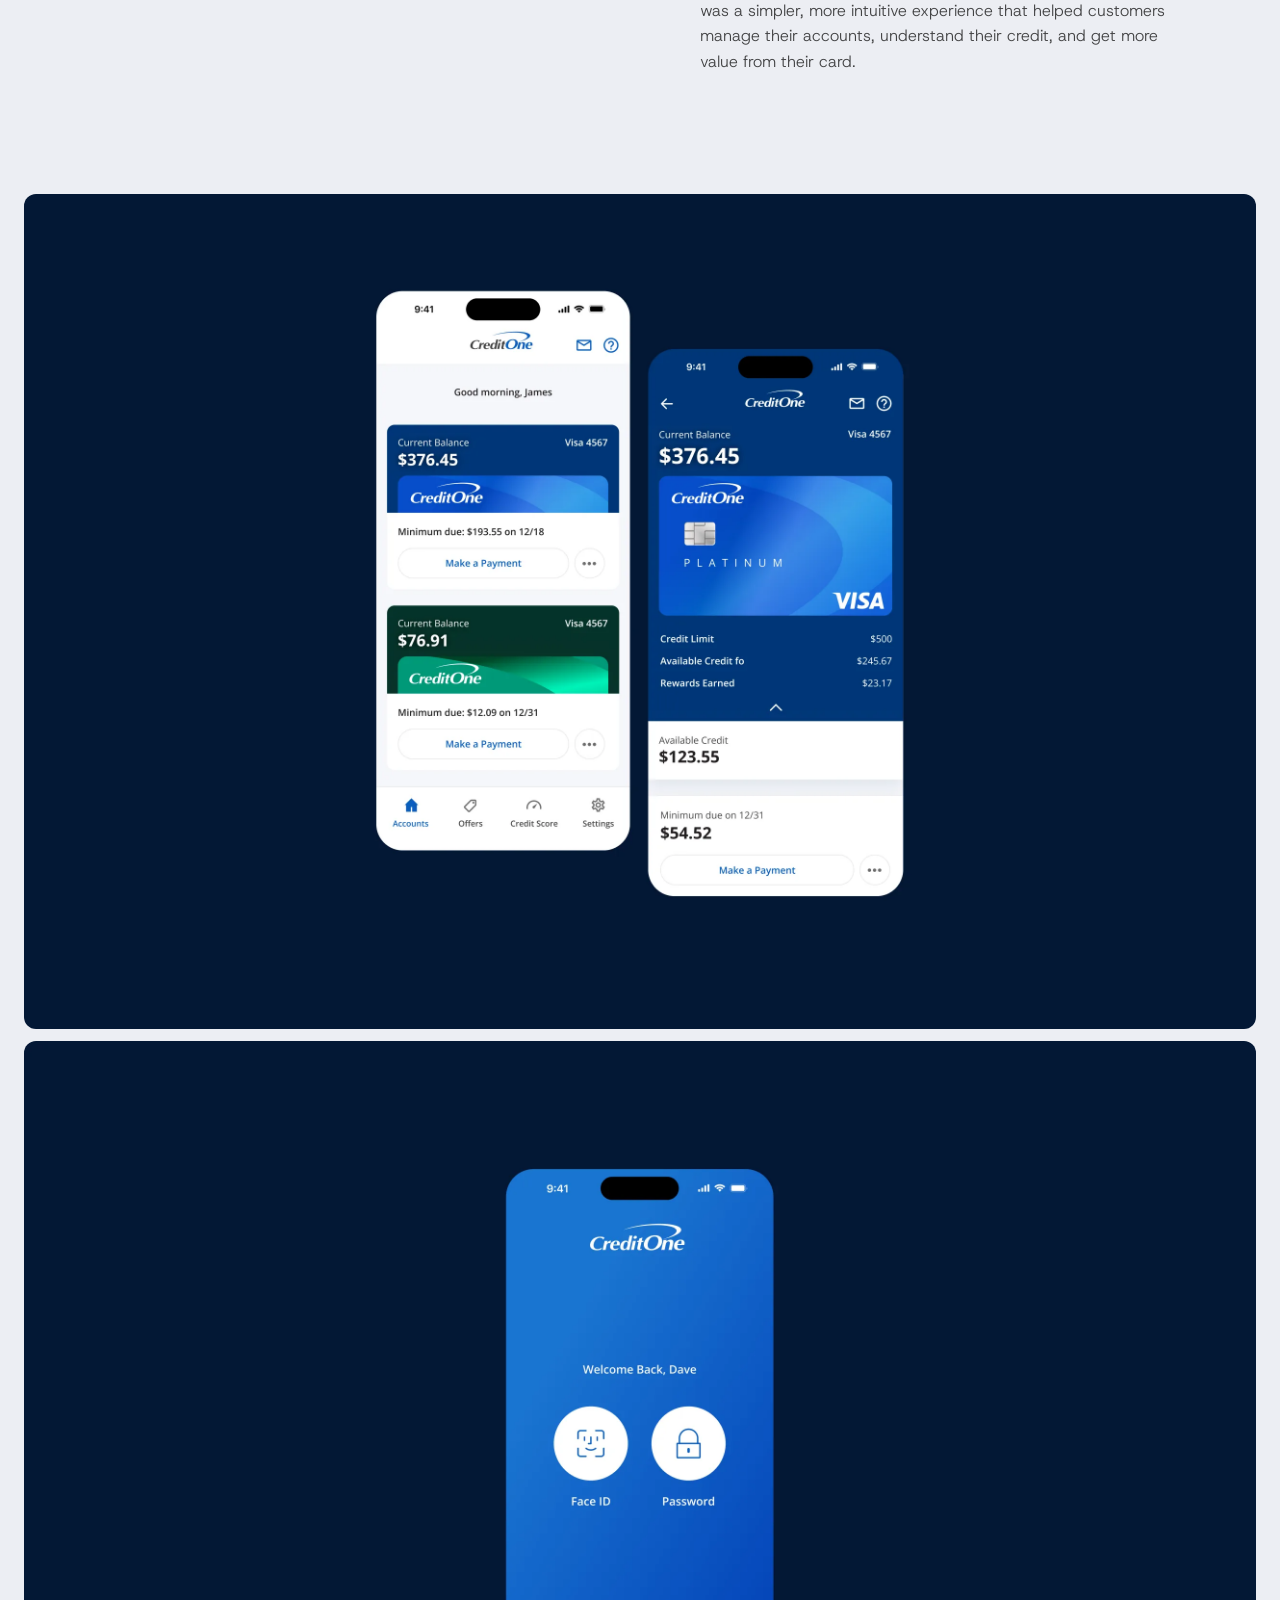
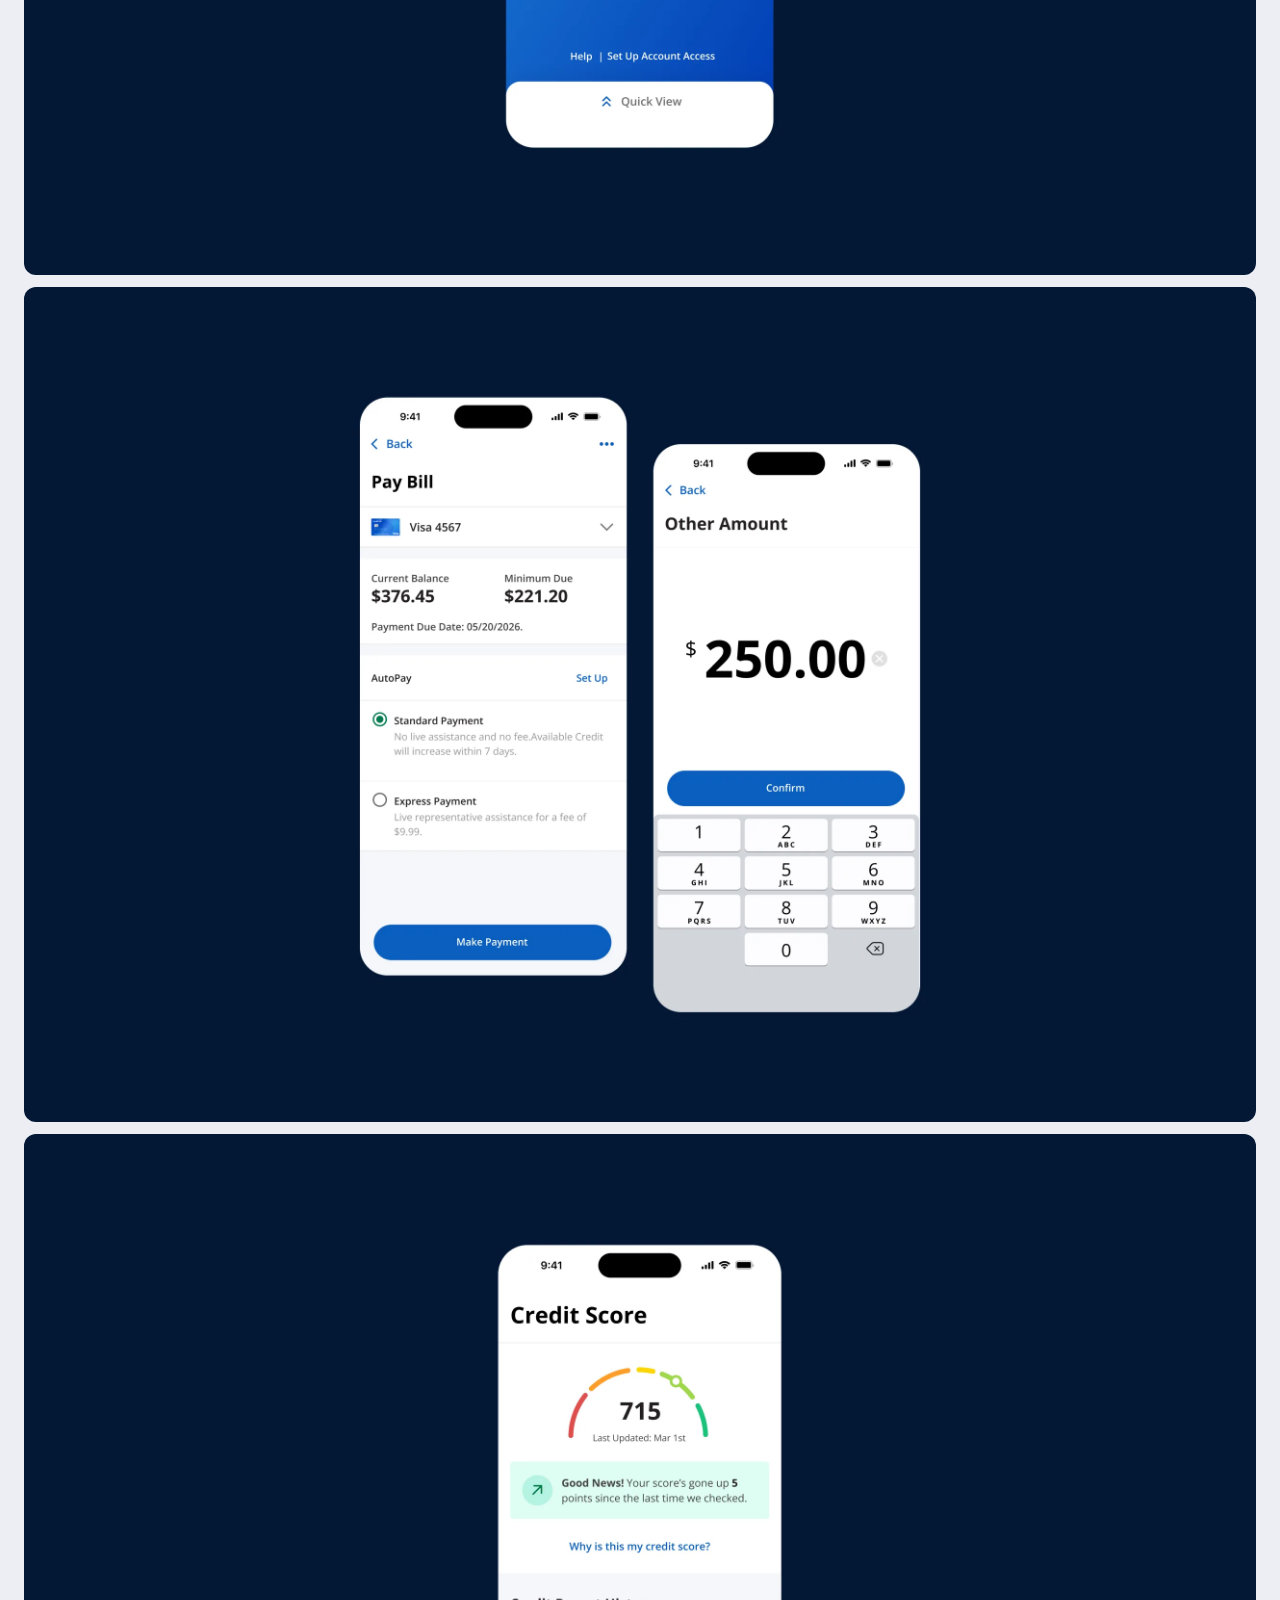
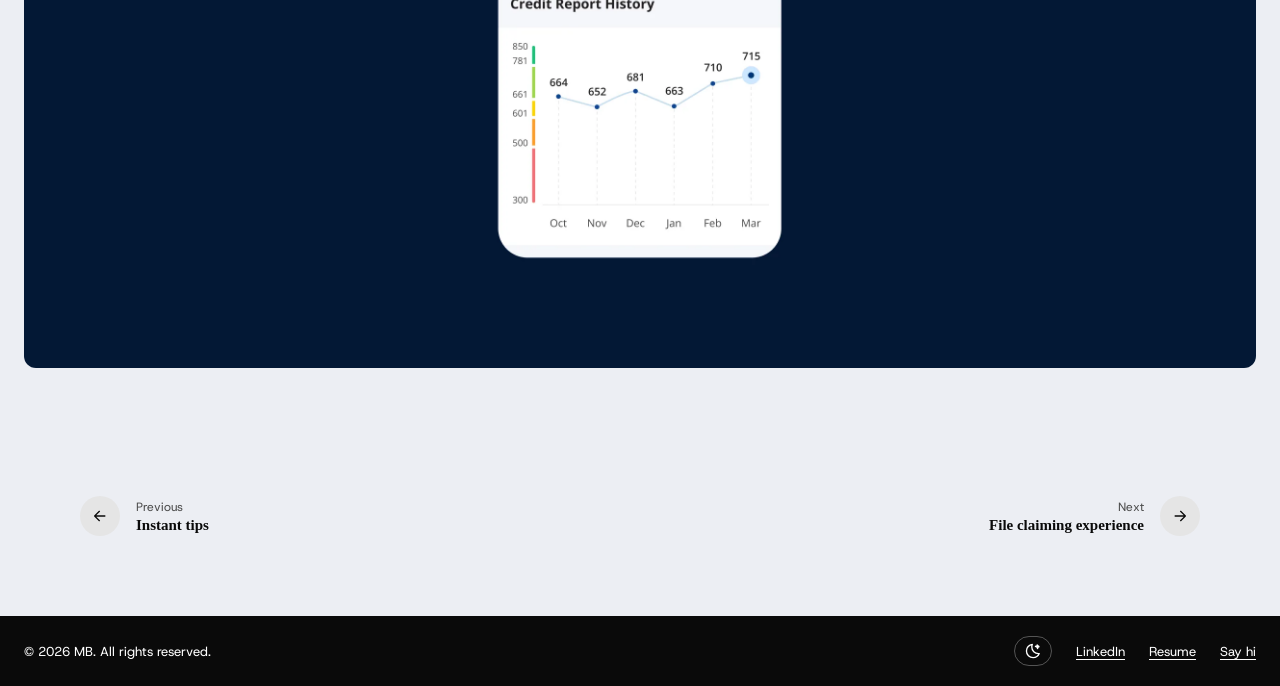
<file: credit-one.html>
<!DOCTYPE html>
<html lang="en">
<head>
  <meta charset="UTF-8" />
  <script>(function(){var t=localStorage.getItem('theme');if(t==='dark')document.documentElement.setAttribute('data-theme','dark');})();</script>
  <link rel="icon" type="image/svg+xml" href="favicon.svg">
  <meta name="viewport" content="width=device-width, initial-scale=1.0" />
  <title>Credit One — Mauricio Bucardo</title>
  <meta name="description" content="Mauricio Bucardo redesigned the core Credit One Bank mobile app to help millions of cardholders better understand their accounts and stay on top of payments." />
  <meta property="og:title" content="Credit One Bank — Mauricio Bucardo" />
  <meta property="og:description" content="Redesigning the core Credit One Bank mobile app to help millions of cardholders better understand their accounts and stay on top of payments." />
  <meta property="og:image" content="https://maubucar.com/thumbnailwebsite.png" />
  <meta property="og:url" content="https://maubucar.com/credit-one.html" />
  <meta property="og:type" content="website" />
  <meta name="twitter:card" content="summary_large_image" />
  <meta name="twitter:image" content="https://maubucar.com/thumbnailwebsite.png" />
  <link rel="preconnect" href="https://fonts.googleapis.com">
  <link rel="preconnect" href="https://fonts.gstatic.com" crossorigin>
  <link href="https://fonts.googleapis.com/css2?family=Fraunces:ital,opsz,wght@0,9..144,100..900;1,9..144,100..900&family=Funnel+Display:wght@300..800&family=Host+Grotesk:ital,wght@0,300..800;1,300..800&family=Source+Serif+4:ital,opsz,wght@0,8..60,200..900;1,8..60,200..900&display=swap" rel="stylesheet">
  <link rel="stylesheet" href="case-study.css">
</head>
<body>

  <header>
    <a href="index.html" class="back"><span class="back-full">Mauricio Bucardo</span><span class="back-short">MB</span></a>
    <div class="header-brand" id="header-brand">
      <img src="images/creditone-logo.svg" alt="Credit One" style="height:28px;width:auto;">
    </div>
    <div class="header-right"><button class="menu-toggle-btn" id="menu-toggle-btn" aria-label="Toggle menu"><svg width="20" height="20" viewBox="0 0 24 24" fill="none" xmlns="http://www.w3.org/2000/svg"><path d="M20 19H4V17H20V19Z" fill="white"/><path d="M20 13H4V11H20V13Z" fill="white"/><path d="M20 7H4V5H20V7Z" fill="white"/></svg></button></div>
  </header>

  <section class="hero">
    <h1>Credit history , finally easy to build.</h1>
  </section>

  <section class="hero-image-section">
    <img fetchpriority="high" decoding="async" src="images/credit1hero.webp" alt="Credit One Bank" class="hero-full-img">
  </section>

  <section class="content-section">
    <div class="content-left">
      <h3>Mobile app redesign</h3>
      <h2>I redesigned the Credit One Bank mobile app, helping millions of cardholders stay on top of payments.</h2>
    </div>
    <div class="content-right">
      <div class="content-block">
        <h3>Impact</h3>
        <div class="stats">
          <div class="stat-item">
            <span class="stat-value">4.7★</span>
            <div class="stat-label">App Store rating</div>
          </div>
          <div class="stat-item">
            <span class="stat-value">10M+</span>
            <div class="stat-label">Downloads</div>
          </div>
          <div class="stat-item">
            <span class="stat-value">+5.8M</span>
            <div class="stat-label">Users reached</div>
          </div>
        </div>
      </div>
      <div class="content-block">
        <h3>About</h3>
        <div class="hero-body">
          <p>Credit card management can be confusing when balances, payments, and credit health are spread across disconnected experiences. Customers struggled to understand key account information and how everyday financial decisions affected their credit, while <a href="https://apps.apple.com/us/app/credit-one-bank-mobile/id1128712763" target="_blank">Credit One</a> sought to increase engagement, reduce support friction, and strengthen customer trust through a simpler experience.</p>
          <p>As lead designer, I collaborated closely with an exceptional cross-functional team of product, engineering, research, and business stakeholders to redesign the mobile app around the moments that mattered most to customers: setting up and managing their account, making payments, understanding their credit health, and getting the most from their card benefits and rewards. The result was a simpler, more intuitive experience that helped customers manage their accounts, understand their credit, and get more value from their card.</p>
        </div>
      </div>
    </div>
  </section>

  <section class="gallery-section">
    <div class="gallery-grid">
      <div class="gallery-item" data-label="Cardholders needed to see their balance and available credit at a glance, without digging."><img width="2560" height="1734" loading="lazy" decoding="async" src="images/credit1.webp" alt="Credit One Bank"></div>
      <div class="gallery-item" data-label="Transaction history had to be scannable so users could spot unfamiliar charges quickly."><img width="2560" height="1734" loading="lazy" decoding="async" src="images/credit12.webp" alt="Credit One Bank"></div>
      <div class="gallery-item" data-label="Payment scheduling needed to reduce anxiety around due dates and late fees."><img width="2560" height="1734" loading="lazy" decoding="async" src="images/credit13.webp" alt="Credit One Bank"></div>
      <div class="gallery-item" data-label="Reward redemption had to feel rewarding, not buried under account management screens."><img width="2560" height="1734" loading="lazy" decoding="async" src="images/credit14.webp" alt="Credit One Bank"></div>
    </div>
  </section>


  <nav class="cs-nav">
    <a href="cash-app.html" class="cs-nav-prev">
      <div class="cs-nav-arrow"><svg width="16" height="16" viewBox="0 0 24 24" fill="none" xmlns="http://www.w3.org/2000/svg"><path d="M3.2925 11.2925C3.10512 11.4799 2.99965 11.7345 2.99951 11.9995C2.99952 12.2645 3.10521 12.519 3.2925 12.7065L10.7925 20.2065L12.2065 18.7925L6.4136 12.9995H20V10.9995H6.4136L12.2065 5.20654L10.7925 3.79248L3.2925 11.2925Z" fill="currentColor"/></svg></div>
      <div class="cs-nav-label">
        <span class="cs-nav-direction">Previous</span>
        <span class="cs-nav-name">Instant tips</span>
      </div>
    </a>
    <a href="state-farm.html" class="cs-nav-next">
      <div class="cs-nav-label">
        <span class="cs-nav-direction">Next</span>
        <span class="cs-nav-name">File claiming experience</span>
      </div>
      <div class="cs-nav-arrow"><svg width="16" height="16" viewBox="0 0 24 24" fill="none" xmlns="http://www.w3.org/2000/svg"><path d="M20.7075 11.2925C20.8949 11.4799 21.0004 11.7345 21.0005 11.9995C21.0005 12.2645 20.8948 12.519 20.7075 12.7065L13.2075 20.2065L11.7935 18.7925L17.5864 12.9995H4.00049V10.9995H17.5864L11.7935 5.20654L13.2075 3.79248L20.7075 11.2925Z" fill="currentColor"/></svg></div>
    </a>
  </nav>

  <footer>
    <span>&copy; 2026 MB. All rights reserved.</span>
    <div class="footer-right">
      <button id="dark-toggle" onclick="toggleDark()" class="footer-toggle" aria-label="Toggle dark mode" onmouseover="this.style.opacity=.6" onmouseout="this.style.opacity=1">
        <span id="theme-icon-wrap">
          <svg id="icon-moon" width="16" height="16" viewBox="0 0 24 24" fill="none" xmlns="http://www.w3.org/2000/svg"><path d="M18.8135 5.17542H18.8258M12.2017 21.9724C6.66452 21.9724 2.17578 17.4837 2.17578 11.9465C2.17578 6.81609 6.02936 2.5857 10.9999 1.99194C10.4828 3.20116 10.1965 4.53265 10.1965 5.93101C10.1965 11.4682 14.6852 15.9569 20.2224 15.9569C20.6291 15.9569 21.0301 15.9327 21.4241 15.8856C19.8935 19.4646 16.3404 21.9724 12.2017 21.9724ZM18.8258 2L19.6835 4.31776L22.0012 5.17542L19.6835 6.03307L18.8258 8.35083L17.9682 6.03307L15.6504 5.17542L17.9682 4.31776L18.8258 2ZM19.4285 5.17542C19.4285 5.51509 19.1532 5.79045 18.8135 5.79045C18.4738 5.79045 18.1985 5.51509 18.1985 5.17542C18.1985 4.83574 18.4738 4.56038 18.8135 4.56038C19.1532 4.56038 19.4285 4.83574 19.4285 5.17542Z" stroke="currentColor" stroke-width="2" stroke-linecap="round" stroke-linejoin="round"/></svg>
          <svg id="icon-sun" width="16" height="16" viewBox="0 0 24 24" fill="none" xmlns="http://www.w3.org/2000/svg" style="transform:translateY(100%);"><path d="M12 2V4M12 20V22M2 12H4M20 12H22M4.92969 4.92896L6.3439 6.34317M17.6562 17.6569L19.0705 19.0711M4.92969 19.071L6.3439 17.6568M17.6562 6.34314L19.0705 4.92893M17 12C17 14.7614 14.7614 17 12 17C9.23858 17 7 14.7614 7 12C7 9.23858 9.23858 7 12 7C14.7614 7 17 9.23858 17 12Z" stroke="currentColor" stroke-width="2" stroke-linecap="round" stroke-linejoin="round"/></svg>
        </span>
      </button>
      <div class="footer-links">
        <a href="https://www.linkedin.com/in/mauricio-bucardo-44296486/" target="_blank" class="footer-link" onmouseover="this.style.opacity=.6" onmouseout="this.style.opacity=1">LinkedIn</a>
        <a href="resume.pdf" target="_blank" class="footer-link" onmouseover="this.style.opacity=.6" onmouseout="this.style.opacity=1">Resume</a>
        <a href="mailto:mauricio.bucardo@gmail.com" class="footer-link" onmouseover="this.style.opacity=.6" onmouseout="this.style.opacity=1">Say hi</a>
      </div>
    </div>
  </footer>

  <div id="cursor-dot"></div>

  <script>
    window.CS_H1_ASSET = { src: 'images/credit%20oneh1asset.webp', afterWord: 'history', height: 0.8 };
    window.CS_STATS = [
      { target: 4.7, decimal: true, suffix: '★' },
      { target: 10, suffix: 'M+' },
      { target: 5.8, decimal: true, prefix: '+', suffix: 'M' }
    ];
  </script>
  <script src="case-study.js"></script>

  <div class="nav-floating-menu" id="nav-floating-menu">
    <button class="nav-menu-item" id="all-work-btn">All work</button>
    <button class="nav-menu-item" id="mind-btn">About me</button>
  </div>

  <div class="blade-overlay" id="blade-overlay"></div>
  <div class="blade" id="blade">
    <div class="blade-header">
      <button class="blade-close" id="blade-close">
        <svg width="16" height="16" viewBox="0 0 24 24" fill="none" xmlns="http://www.w3.org/2000/svg">
          <path d="M18 7.41L16.59 6L12 10.59L7.41 6L6 7.41L10.59 12L6 16.59L7.41 18L12 13.41L16.59 18L18 16.59L13.41 12L18 7.41Z" fill="currentColor"/>
        </svg>
      </button>
      <div class="blade-tabs">
        <button class="blade-tab active" id="tab-work">All work</button>
        <button class="blade-tab" id="tab-mind">About me</button>
        <div class="blade-tabs-underline" id="tabs-underline"></div>
      </div>
    </div>
    <div class="blade-panel active" id="panel-work">
      <div class="blade-list">
        <div class="blade-group blue">
          <span class="blade-group-label">Square</span>
          <a href="square.html" class="blade-link"><span>Run payroll redesign</span><span class="blade-link-year">2026</span></a>
          <a href="square-staff-setup.html" class="blade-link"><span>Payroll onboarding</span><span class="blade-link-year">2025</span></a>
          <a href="square-flexible-pay.html" class="blade-link"><span>Flexible pay day</span><span class="blade-link-year">2025</span></a>
          <a href="square-staff-team.html" class="blade-link"><span>Team list unification</span><span class="blade-link-year">2024</span></a>
        </div>
        <div class="blade-group green">
          <span class="blade-group-label">Cash App</span>
          <a href="cash-app.html" class="blade-link"><span>Instant tips</span><span class="blade-link-year">2026</span></a>
        </div>
        <div class="blade-group yellow">
          <span class="blade-group-label">Credit One</span>
          <a href="credit-one.html" class="blade-link"><span>Mobile app redesign</span><span class="blade-link-year">2023</span></a>
        </div>
        <div class="blade-group red">
          <span class="blade-group-label">State Farm</span>
          <a href="state-farm.html" class="blade-link"><span>File claiming experience</span><span class="blade-link-year">2023</span></a>
        </div>
      </div>
    </div>
    <div class="blade-panel" id="panel-mind">
      <div class="blade-list">
        <div class="mind-section">
          <div id="headshot-wrap" style="width:140px;height:140px;border-radius:50%;overflow:hidden;margin:0 auto 16px;cursor:none;">
            <img src="images/headshot.webp" alt="Mau" id="headshot-img" style="width:100%;height:100%;object-fit:cover;display:block;transition:transform 0.7s cubic-bezier(0.77,0,0.19,1);">
          </div>
          <p style="font-family:'Fraunces',serif;font-size:15px;line-height:1.7;color:var(--text);margin-bottom:12px;">I have a background in advertising and marketing, and found my way into product design through motion graphics. These days, I still occasionally <a href="https://www.instagram.com/mauricio.bucardo/" target="_blank" style="color:inherit;text-underline-offset:3px;">animate things just for fun</a>.</p>
          <p style="font-family:'Fraunces',serif;font-size:15px;line-height:1.7;color:var(--text);margin-bottom:12px;">Outside of work, you'll usually find me <a href="https://www.instagram.com/maubucardo/" target="_blank" style="color:inherit;text-underline-offset:3px;">traveling</a>, hiking, playing tennis, or somewhere at a <a href="https://soundcloud.com/you/sets" target="_blank" style="color:inherit;text-underline-offset:3px;">music festival</a>. I'm also an avid gamer, and a lot of my inspiration comes from experiences that spark wonder and delight.</p>
          <p style="font-family:'Fraunces',serif;font-size:15px;line-height:1.7;color:var(--text);">Here are a few things I've been into lately.</p>
        </div>
        <div class="mind-section">
          <span class="mind-label"><svg width="20" height="20" viewBox="0 0 24 24" fill="none" xmlns="http://www.w3.org/2000/svg"><path d="M18.7598 4C23.0798 8.41 23.0798 15.59 18.7598 20L17.2803 18.5498C20.8101 14.9398 20.8102 9.06991 17.2803 5.45996L18.7598 4Z" fill="black"/><path fill-rule="evenodd" clip-rule="evenodd" d="M11.2461 5.32715C12.0218 4.91762 12.9999 5.47319 13 6.39258V17.6074C12.9999 18.5881 11.8869 19.1549 11.0938 18.5781L6.17578 15H3.7002C3.03745 15 2.5 14.4625 2.5 13.7998V10.2002C2.5 9.53745 3.03745 9 3.7002 9H6.17578L11.0938 5.42188L11.2461 5.32715ZM7.14062 10.7705C6.93554 10.9196 6.68814 11 6.43457 11H4.5V13H6.43457C6.68814 13 6.93554 13.0804 7.14062 13.2295L11 16.0352V7.96387L7.14062 10.7705Z" fill="black"/><path d="M15.6006 7.24023C18.1703 9.86021 18.1704 14.1406 15.6006 16.7705L14.1201 15.3203C15.9101 13.4903 15.91 10.5204 14.1201 8.69043L15.6006 7.24023Z" fill="black"/></svg>On repeat</span>
          <div class="mind-embed" style="margin-top:0;">
            <iframe width="100%" height="160" scrolling="no" frameborder="no" allow="autoplay; encrypted-media" src="https://w.soundcloud.com/player/?url=https%3A//api.soundcloud.com/tracks/soundcloud%253Atracks%253A2115508632&color=%23ff5500&auto_play=false&hide_related=false&show_comments=false&show_user=true&show_reposts=false&show_teaser=false&visual=true" style="border-radius:12px;display:block;"></iframe>
          </div>
        </div>
        <div class="mind-section">
          <span class="mind-label"><svg width="20" height="20" viewBox="0 0 24 24" fill="none" xmlns="http://www.w3.org/2000/svg"><path d="M14.957 13.5425L13.543 14.9566L9.04295 10.4566L10.457 9.04249L14.957 13.5425Z" fill="black"/><path fill-rule="evenodd" clip-rule="evenodd" d="M12.3691 1.22413C12.7619 0.90378 13.3409 0.926374 13.707 1.29249L16.707 4.29249C17.0975 4.68301 17.0975 5.31603 16.707 5.70655L16.6211 5.79249C16.2308 6.18298 16.2308 6.81607 16.6211 7.20655L16.793 7.37843C17.1834 7.76875 17.8165 7.76875 18.207 7.37843L18.293 7.29249L18.3691 7.22413C18.7619 6.90378 19.3409 6.92637 19.707 7.29249L22.707 10.2925C23.0975 10.683 23.0975 11.316 22.707 11.7066L11.707 22.7066C11.3165 23.0971 10.6835 23.0971 10.293 22.7066L7.29295 19.7066C6.90243 19.316 6.90243 18.683 7.29295 18.2925L7.37889 18.2066C7.76921 17.8161 7.76921 17.183 7.37889 16.7925L7.20702 16.6206C6.81653 16.2303 6.18344 16.2303 5.79295 16.6206L5.70702 16.7066C5.31649 17.0971 4.68348 17.0971 4.29295 16.7066L1.29295 13.7066C0.90243 13.316 0.90243 12.683 1.29295 12.2925L12.293 1.29249L12.3691 1.22413ZM3.41405 12.9995L5.09276 14.6782C6.22672 14.0755 7.66571 14.2513 8.62108 15.2066L8.79295 15.3784C9.74809 16.3337 9.9228 17.7719 9.3203 18.9058L11 20.5855L20.5859 10.9995L18.9062 9.31983C17.7723 9.92234 16.3342 9.74763 15.3789 8.79249L15.207 8.62062C14.2518 7.66524 14.076 6.22626 14.6787 5.09229L13 3.41358L3.41405 12.9995Z" fill="black"/></svg>Obsessed with</span>
          <div class="mind-embed" style="margin-top:0;">
            <iframe width="100%" height="180" src="https://www.youtube.com/embed/XSCWFAL-4XQ" frameborder="0" allow="accelerometer; autoplay; clipboard-write; encrypted-media; gyroscope; picture-in-picture" allowfullscreen style="border-radius:12px;display:block;"></iframe>
          </div>
        </div>
        <div class="mind-section">
          <span class="mind-label"><svg width="20" height="20" viewBox="0 0 24 24" fill="none" xmlns="http://www.w3.org/2000/svg"><path fill-rule="evenodd" clip-rule="evenodd" d="M15.5005 13C15.8515 13.0002 16.1773 13.1844 16.3579 13.4854L20.8579 20.9854C21.0429 21.2942 21.048 21.6798 20.8706 21.9932C20.6931 22.3062 20.3604 22.4998 20.0005 22.5H10.9995C10.6396 22.4998 10.3069 22.3062 10.1294 21.9932C9.952 21.6798 9.95707 21.2942 10.1421 20.9854L14.6431 13.4854L14.7173 13.3779C14.9055 13.1409 15.1932 13 15.5005 13ZM12.7661 20.5H18.2339L15.5005 15.9434L12.7661 20.5Z" fill="black"/><path fill-rule="evenodd" clip-rule="evenodd" d="M10.103 7.50488C10.6069 7.55646 11.0005 7.9825 11.0005 8.5V15.5C11.0003 16.0519 10.5524 16.4997 10.0005 16.5H2.99951C2.73447 16.4999 2.4799 16.3945 2.29248 16.207C2.10506 16.0196 1.99962 15.765 1.99951 15.5L2.00049 8.5C2.00049 7.94772 2.4482 7.5 3.00049 7.5H10.0005L10.103 7.50488ZM3.99951 14.5H8.99951L9.00049 9.5H4.00049L3.99951 14.5Z" fill="black"/><path fill-rule="evenodd" clip-rule="evenodd" d="M18.0005 1C20.7617 1.00026 23.0005 3.23874 23.0005 6C23.0002 8.76104 20.7615 10.9997 18.0005 11C15.2392 11 13.0008 8.7612 13.0005 6C13.0005 3.23858 15.2391 1 18.0005 1ZM18.0005 3C16.3436 3 15.0005 4.34315 15.0005 6C15.0008 7.65663 16.3438 9 18.0005 9C19.657 8.99974 21.0002 7.65647 21.0005 6C21.0005 4.34331 19.6571 3.00026 18.0005 3Z" fill="black"/></svg>Playing right now</span>
          <div class="mind-embed" style="margin-top:0;">
            <iframe width="100%" height="180" src="https://www.youtube.com/embed/8BaMWajtOhw" frameborder="0" allow="accelerometer; autoplay; clipboard-write; encrypted-media; gyroscope; picture-in-picture" allowfullscreen style="border-radius:12px;display:block;"></iframe>
          </div>
        </div>
      </div>
    </div>
  </div>

</body>
</html>
</file>
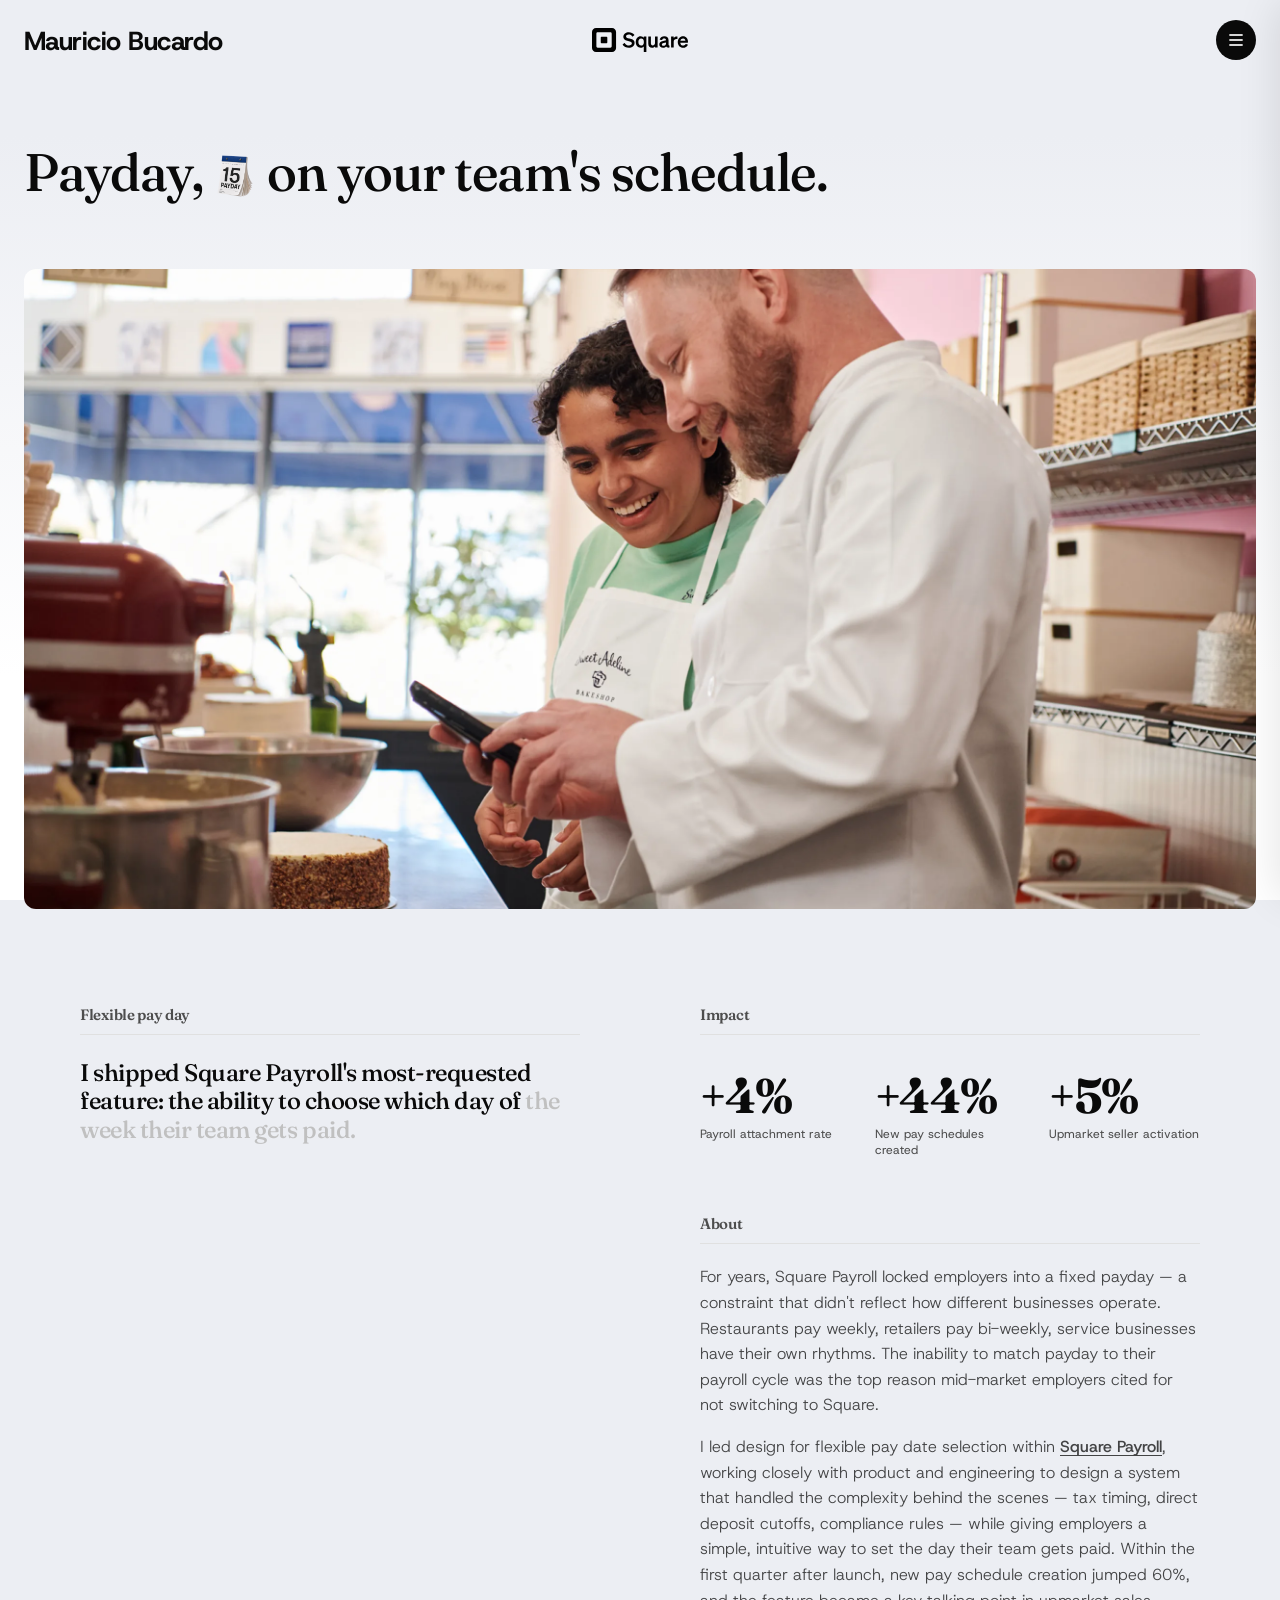
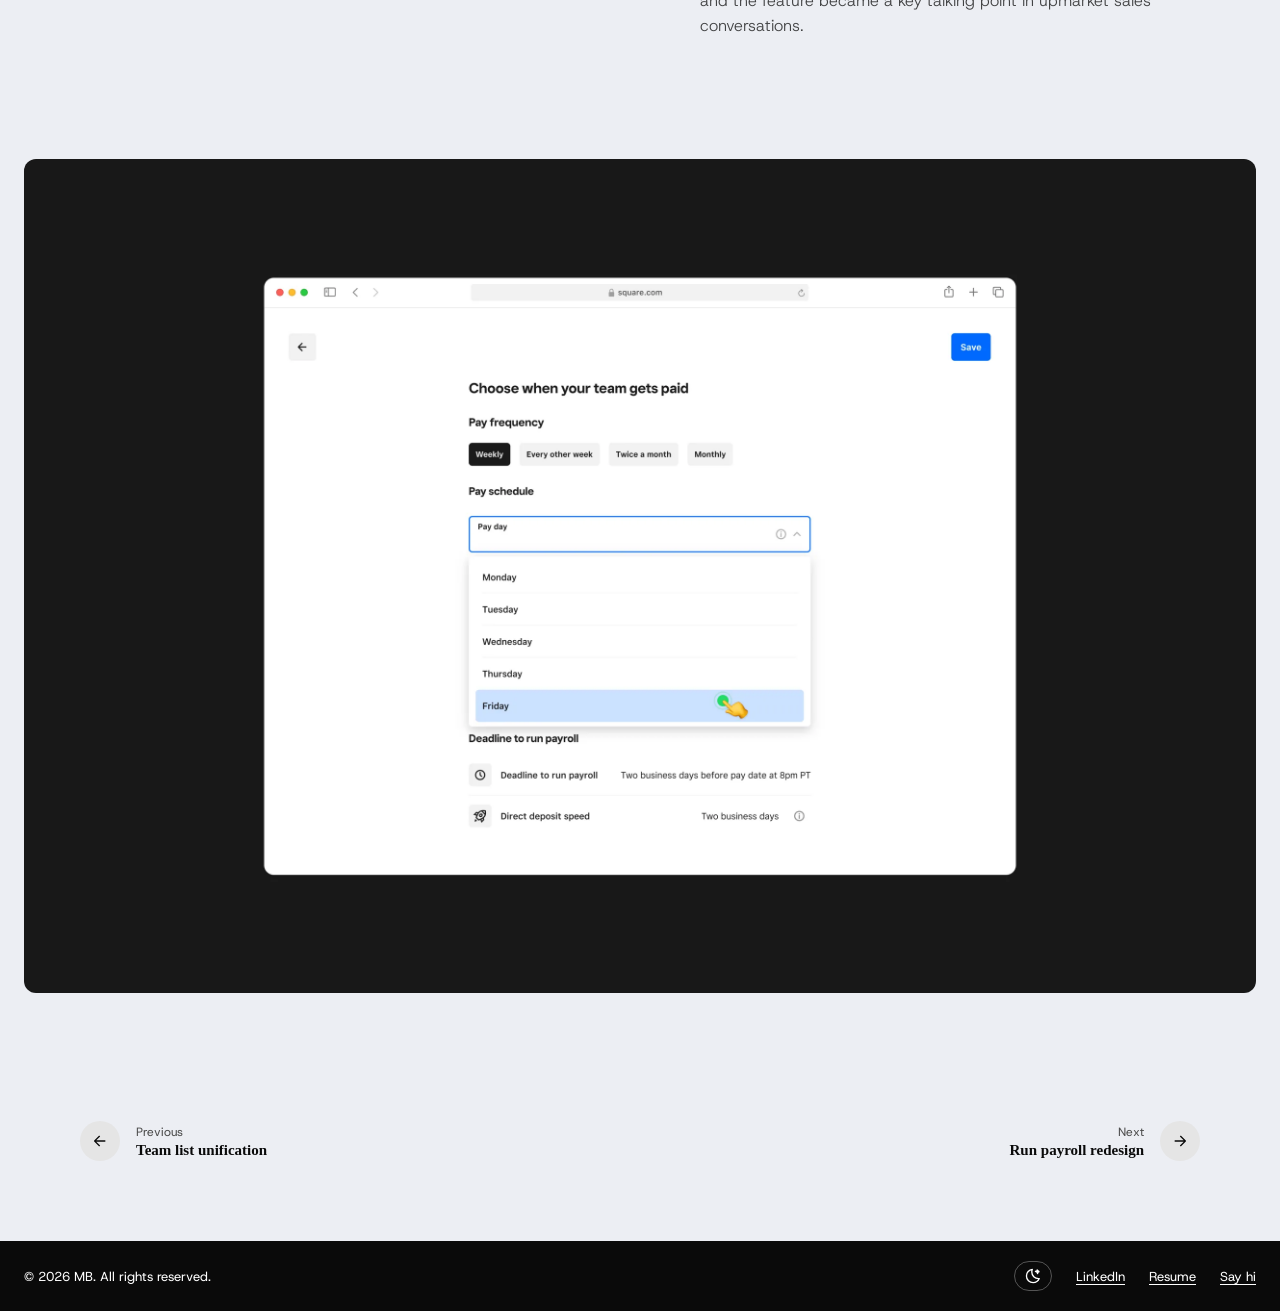
<file: square-flexible-pay.html>
<!DOCTYPE html>
<html lang="en">
<head>
  <meta charset="UTF-8" />
  <script>(function(){var t=localStorage.getItem('theme');if(t==='dark')document.documentElement.setAttribute('data-theme','dark');})();</script>
  <link rel="icon" type="image/svg+xml" href="favicon.svg">
  <meta name="viewport" content="width=device-width, initial-scale=1.0" />
  <title>Square Payroll Flexible Pay Day — Mauricio Bucardo</title>
  <meta name="description" content="Shipped Square Payroll's most-requested feature: the ability to choose which day of the week their team gets paid." />
  <meta property="og:title" content="Square Payroll Flexible Pay Day — Mauricio Bucardo" />
  <meta property="og:image" content="https://maubucar.com/thumbnailwebsite.png" />
  <meta property="og:url" content="https://maubucar.com/square-flexible-pay.html" />
  <meta property="og:type" content="website" />
  <meta name="twitter:card" content="summary_large_image" />
  <meta name="twitter:image" content="https://maubucar.com/thumbnailwebsite.png" />
  <link rel="preconnect" href="https://fonts.googleapis.com">
  <link rel="preconnect" href="https://fonts.gstatic.com" crossorigin>
  <link href="https://fonts.googleapis.com/css2?family=Fraunces:ital,opsz,wght@0,9..144,100..900;1,9..144,100..900&family=Funnel+Display:wght@300..800&family=Host+Grotesk:ital,wght@0,300..800;1,300..800&family=Source+Serif+4:ital,opsz,wght@0,8..60,200..900;1,8..60,200..900&display=swap" rel="stylesheet">
  <link rel="stylesheet" href="case-study.css">
</head>
<body>

  <header>
    <a href="index.html" class="back"><span class="back-full">Mauricio Bucardo</span><span class="back-short">MB</span></a>
    <div class="header-brand" id="header-brand">
      <img src="images/square-logo.svg" alt="Square" style="height:24px;width:auto;">
    </div>
    <div class="header-right"><button class="menu-toggle-btn" id="menu-toggle-btn" aria-label="Toggle menu"><svg width="20" height="20" viewBox="0 0 24 24" fill="none" xmlns="http://www.w3.org/2000/svg"><path d="M20 19H4V17H20V19Z" fill="white"/><path d="M20 13H4V11H20V13Z" fill="white"/><path d="M20 7H4V5H20V7Z" fill="white"/></svg></button></div>
  </header>

  <section class="hero">
    <h1>Payday, on your team's schedule.</h1>
  </section>

  <section class="hero-image-section">
    <img fetchpriority="high" decoding="async" src="images/flexible%20pay%20date%20hero.webp" alt="Flexible pay date" class="hero-full-img">
  </section>

  <section class="content-section">
    <div class="content-left">
      <h3>Flexible pay day</h3>
      <h2>I shipped Square Payroll's most-requested feature: the ability to choose which day of the week their team gets paid.</h2>
    </div>
    <div class="content-right">
      <div class="content-block">
        <h3>Impact</h3>
        <div class="stats">
          <div class="stat-item">
            <span class="stat-value">+4%</span>
            <div class="stat-label">Payroll attachment rate</div>
          </div>
          <div class="stat-item">
            <span class="stat-value">+60%</span>
            <div class="stat-label">New pay schedules created</div>
          </div>
          <div class="stat-item">
            <span class="stat-value">+11%</span>
            <div class="stat-label">Upmarket seller activation</div>
          </div>
        </div>
      </div>
      <div class="content-block">
        <h3>About</h3>
        <div class="hero-body">
          <p>For years, Square Payroll locked employers into a fixed payday — a constraint that didn't reflect how different businesses operate. Restaurants pay weekly, retailers pay bi-weekly, service businesses have their own rhythms. The inability to match payday to their payroll cycle was the top reason mid-market employers cited for not switching to Square.</p>
          <p>I led design for flexible pay date selection within <a href="https://squareup.com/us/en/payroll" target="_blank">Square Payroll</a>, working closely with product and engineering to design a system that handled the complexity behind the scenes — tax timing, direct deposit cutoffs, compliance rules — while giving employers a simple, intuitive way to set the day their team gets paid. Within the first quarter after launch, new pay schedule creation jumped 60%, and the feature became a key talking point in upmarket sales conversations.</p>
        </div>
      </div>
    </div>
  </section>

  <section class="gallery-section">
    <div class="gallery-grid">
      <div class="gallery-item" data-label="Employees needed to choose their own pay day without creating extra work for their employer."><img width="2560" height="1734" loading="lazy" decoding="async" src="images/flexible%20pay%20schedule.webp" alt="Flexible pay date"></div>
    </div>
  </section>


  <nav class="cs-nav">
    <a href="square-staff-team.html" class="cs-nav-prev">
      <div class="cs-nav-arrow"><svg width="16" height="16" viewBox="0 0 24 24" fill="none" xmlns="http://www.w3.org/2000/svg"><path d="M3.2925 11.2925C3.10512 11.4799 2.99965 11.7345 2.99951 11.9995C2.99952 12.2645 3.10521 12.519 3.2925 12.7065L10.7925 20.2065L12.2065 18.7925L6.4136 12.9995H20V10.9995H6.4136L12.2065 5.20654L10.7925 3.79248L3.2925 11.2925Z" fill="currentColor"/></svg></div>
      <div class="cs-nav-label">
        <span class="cs-nav-direction">Previous</span>
        <span class="cs-nav-name">Team list unification</span>
      </div>
    </a>
    <a href="square.html" class="cs-nav-next">
      <div class="cs-nav-label">
        <span class="cs-nav-direction">Next</span>
        <span class="cs-nav-name">Run payroll redesign</span>
      </div>
      <div class="cs-nav-arrow"><svg width="16" height="16" viewBox="0 0 24 24" fill="none" xmlns="http://www.w3.org/2000/svg"><path d="M20.7075 11.2925C20.8949 11.4799 21.0004 11.7345 21.0005 11.9995C21.0005 12.2645 20.8948 12.519 20.7075 12.7065L13.2075 20.2065L11.7935 18.7925L17.5864 12.9995H4.00049V10.9995H17.5864L11.7935 5.20654L13.2075 3.79248L20.7075 11.2925Z" fill="currentColor"/></svg></div>
    </a>
  </nav>

  <footer>
    <span>&copy; 2026 MB. All rights reserved.</span>
    <div class="footer-right">
      <button id="dark-toggle" onclick="toggleDark()" class="footer-toggle" aria-label="Toggle dark mode" onmouseover="this.style.opacity=.6" onmouseout="this.style.opacity=1">
        <span id="theme-icon-wrap">
          <svg id="icon-moon" width="16" height="16" viewBox="0 0 24 24" fill="none" xmlns="http://www.w3.org/2000/svg"><path d="M18.8135 5.17542H18.8258M12.2017 21.9724C6.66452 21.9724 2.17578 17.4837 2.17578 11.9465C2.17578 6.81609 6.02936 2.5857 10.9999 1.99194C10.4828 3.20116 10.1965 4.53265 10.1965 5.93101C10.1965 11.4682 14.6852 15.9569 20.2224 15.9569C20.6291 15.9569 21.0301 15.9327 21.4241 15.8856C19.8935 19.4646 16.3404 21.9724 12.2017 21.9724ZM18.8258 2L19.6835 4.31776L22.0012 5.17542L19.6835 6.03307L18.8258 8.35083L17.9682 6.03307L15.6504 5.17542L17.9682 4.31776L18.8258 2ZM19.4285 5.17542C19.4285 5.51509 19.1532 5.79045 18.8135 5.79045C18.4738 5.79045 18.1985 5.51509 18.1985 5.17542C18.1985 4.83574 18.4738 4.56038 18.8135 4.56038C19.1532 4.56038 19.4285 4.83574 19.4285 5.17542Z" stroke="currentColor" stroke-width="2" stroke-linecap="round" stroke-linejoin="round"/></svg>
          <svg id="icon-sun" width="16" height="16" viewBox="0 0 24 24" fill="none" xmlns="http://www.w3.org/2000/svg" style="transform:translateY(100%);"><path d="M12 2V4M12 20V22M2 12H4M20 12H22M4.92969 4.92896L6.3439 6.34317M17.6562 17.6569L19.0705 19.0711M4.92969 19.071L6.3439 17.6568M17.6562 6.34314L19.0705 4.92893M17 12C17 14.7614 14.7614 17 12 17C9.23858 17 7 14.7614 7 12C7 9.23858 9.23858 7 12 7C14.7614 7 17 9.23858 17 12Z" stroke="currentColor" stroke-width="2" stroke-linecap="round" stroke-linejoin="round"/></svg>
        </span>
      </button>
      <div class="footer-links">
        <a href="https://www.linkedin.com/in/mauricio-bucardo-44296486/" target="_blank" class="footer-link" onmouseover="this.style.opacity=.6" onmouseout="this.style.opacity=1">LinkedIn</a>
        <a href="resume.pdf" target="_blank" class="footer-link" onmouseover="this.style.opacity=.6" onmouseout="this.style.opacity=1">Resume</a>
        <a href="mailto:mauricio.bucardo@gmail.com" class="footer-link" onmouseover="this.style.opacity=.6" onmouseout="this.style.opacity=1">Say hi</a>
      </div>
    </div>
  </footer>

  <div id="cursor-dot"></div>

  <script>
    window.CS_H1_ASSET = { src: 'images/paydayh1asset.webp', afterWord: 'Payday,', height: 0.8 };
    window.CS_STATS = [
      { target: 4, prefix: '+', suffix: '%' },
      { target: 60, prefix: '+', suffix: '%' },
      { target: 11, prefix: '+', suffix: '%' }
    ];
  </script>
  <script src="case-study.js"></script>

  <div class="nav-floating-menu" id="nav-floating-menu">
    <button class="nav-menu-item" id="all-work-btn">All work</button>
    <button class="nav-menu-item" id="mind-btn">About me</button>
  </div>

  <div class="blade-overlay" id="blade-overlay"></div>
  <div class="blade" id="blade">
    <div class="blade-header">
      <button class="blade-close" id="blade-close">
        <svg width="16" height="16" viewBox="0 0 24 24" fill="none" xmlns="http://www.w3.org/2000/svg">
          <path d="M18 7.41L16.59 6L12 10.59L7.41 6L6 7.41L10.59 12L6 16.59L7.41 18L12 13.41L16.59 18L18 16.59L13.41 12L18 7.41Z" fill="currentColor"/>
        </svg>
      </button>
      <div class="blade-tabs">
        <button class="blade-tab active" id="tab-work">All work</button>
        <button class="blade-tab" id="tab-mind">About me</button>
        <div class="blade-tabs-underline" id="tabs-underline"></div>
      </div>
    </div>
    <div class="blade-panel active" id="panel-work">
      <div class="blade-list">
        <div class="blade-group blue">
          <span class="blade-group-label">Square</span>
          <a href="square.html" class="blade-link"><span>Run payroll redesign</span><span class="blade-link-year">2026</span></a>
          <a href="square-staff-setup.html" class="blade-link"><span>Payroll onboarding</span><span class="blade-link-year">2025</span></a>
          <a href="square-flexible-pay.html" class="blade-link"><span>Flexible pay day</span><span class="blade-link-year">2025</span></a>
          <a href="square-staff-team.html" class="blade-link"><span>Team list unification</span><span class="blade-link-year">2024</span></a>
        </div>
        <div class="blade-group green">
          <span class="blade-group-label">Cash App</span>
          <a href="cash-app.html" class="blade-link"><span>Instant tips</span><span class="blade-link-year">2026</span></a>
        </div>
        <div class="blade-group yellow">
          <span class="blade-group-label">Credit One</span>
          <a href="credit-one.html" class="blade-link"><span>Mobile app redesign</span><span class="blade-link-year">2023</span></a>
        </div>
        <div class="blade-group red">
          <span class="blade-group-label">State Farm</span>
          <a href="state-farm.html" class="blade-link"><span>File claiming experience</span><span class="blade-link-year">2023</span></a>
        </div>
      </div>
    </div>
    <div class="blade-panel" id="panel-mind">
      <div class="blade-list">
        <div class="mind-section">
          <div id="headshot-wrap" style="width:140px;height:140px;border-radius:50%;overflow:hidden;margin:0 auto 16px;cursor:none;">
            <img src="images/headshot.webp" alt="Mau" id="headshot-img" style="width:100%;height:100%;object-fit:cover;display:block;transition:transform 0.7s cubic-bezier(0.77,0,0.19,1);">
          </div>
          <p style="font-family:'Fraunces',serif;font-size:15px;line-height:1.7;color:var(--text);margin-bottom:12px;">I have a background in advertising and marketing, and found my way into product design through motion graphics. These days, I still occasionally <a href="https://www.instagram.com/mauricio.bucardo/" target="_blank" style="color:inherit;text-underline-offset:3px;">animate things just for fun</a>.</p>
          <p style="font-family:'Fraunces',serif;font-size:15px;line-height:1.7;color:var(--text);margin-bottom:12px;">Outside of work, you'll usually find me <a href="https://www.instagram.com/maubucardo/" target="_blank" style="color:inherit;text-underline-offset:3px;">traveling</a>, hiking, playing tennis, or somewhere at a <a href="https://soundcloud.com/you/sets" target="_blank" style="color:inherit;text-underline-offset:3px;">music festival</a>. I'm also an avid gamer, and a lot of my inspiration comes from experiences that spark wonder and delight.</p>
          <p style="font-family:'Fraunces',serif;font-size:15px;line-height:1.7;color:var(--text);">Here are a few things I've been into lately.</p>
        </div>
        <div class="mind-section">
          <span class="mind-label"><svg width="20" height="20" viewBox="0 0 24 24" fill="none" xmlns="http://www.w3.org/2000/svg"><path d="M18.7598 4C23.0798 8.41 23.0798 15.59 18.7598 20L17.2803 18.5498C20.8101 14.9398 20.8102 9.06991 17.2803 5.45996L18.7598 4Z" fill="black"/><path fill-rule="evenodd" clip-rule="evenodd" d="M11.2461 5.32715C12.0218 4.91762 12.9999 5.47319 13 6.39258V17.6074C12.9999 18.5881 11.8869 19.1549 11.0938 18.5781L6.17578 15H3.7002C3.03745 15 2.5 14.4625 2.5 13.7998V10.2002C2.5 9.53745 3.03745 9 3.7002 9H6.17578L11.0938 5.42188L11.2461 5.32715ZM7.14062 10.7705C6.93554 10.9196 6.68814 11 6.43457 11H4.5V13H6.43457C6.68814 13 6.93554 13.0804 7.14062 13.2295L11 16.0352V7.96387L7.14062 10.7705Z" fill="black"/><path d="M15.6006 7.24023C18.1703 9.86021 18.1704 14.1406 15.6006 16.7705L14.1201 15.3203C15.9101 13.4903 15.91 10.5204 14.1201 8.69043L15.6006 7.24023Z" fill="black"/></svg>On repeat</span>
          <div class="mind-embed" style="margin-top:0;">
            <iframe width="100%" height="160" scrolling="no" frameborder="no" allow="autoplay; encrypted-media" src="https://w.soundcloud.com/player/?url=https%3A//api.soundcloud.com/tracks/soundcloud%253Atracks%253A2115508632&color=%23ff5500&auto_play=false&hide_related=false&show_comments=false&show_user=true&show_reposts=false&show_teaser=false&visual=true" style="border-radius:12px;display:block;"></iframe>
          </div>
        </div>
        <div class="mind-section">
          <span class="mind-label"><svg width="20" height="20" viewBox="0 0 24 24" fill="none" xmlns="http://www.w3.org/2000/svg"><path d="M14.957 13.5425L13.543 14.9566L9.04295 10.4566L10.457 9.04249L14.957 13.5425Z" fill="black"/><path fill-rule="evenodd" clip-rule="evenodd" d="M12.3691 1.22413C12.7619 0.90378 13.3409 0.926374 13.707 1.29249L16.707 4.29249C17.0975 4.68301 17.0975 5.31603 16.707 5.70655L16.6211 5.79249C16.2308 6.18298 16.2308 6.81607 16.6211 7.20655L16.793 7.37843C17.1834 7.76875 17.8165 7.76875 18.207 7.37843L18.293 7.29249L18.3691 7.22413C18.7619 6.90378 19.3409 6.92637 19.707 7.29249L22.707 10.2925C23.0975 10.683 23.0975 11.316 22.707 11.7066L11.707 22.7066C11.3165 23.0971 10.6835 23.0971 10.293 22.7066L7.29295 19.7066C6.90243 19.316 6.90243 18.683 7.29295 18.2925L7.37889 18.2066C7.76921 17.8161 7.76921 17.183 7.37889 16.7925L7.20702 16.6206C6.81653 16.2303 6.18344 16.2303 5.79295 16.6206L5.70702 16.7066C5.31649 17.0971 4.68348 17.0971 4.29295 16.7066L1.29295 13.7066C0.90243 13.316 0.90243 12.683 1.29295 12.2925L12.293 1.29249L12.3691 1.22413ZM3.41405 12.9995L5.09276 14.6782C6.22672 14.0755 7.66571 14.2513 8.62108 15.2066L8.79295 15.3784C9.74809 16.3337 9.9228 17.7719 9.3203 18.9058L11 20.5855L20.5859 10.9995L18.9062 9.31983C17.7723 9.92234 16.3342 9.74763 15.3789 8.79249L15.207 8.62062C14.2518 7.66524 14.076 6.22626 14.6787 5.09229L13 3.41358L3.41405 12.9995Z" fill="black"/></svg>Obsessed with</span>
          <div class="mind-embed" style="margin-top:0;">
            <iframe width="100%" height="180" src="https://www.youtube.com/embed/XSCWFAL-4XQ" frameborder="0" allow="accelerometer; autoplay; clipboard-write; encrypted-media; gyroscope; picture-in-picture" allowfullscreen style="border-radius:12px;display:block;"></iframe>
          </div>
        </div>
        <div class="mind-section">
          <span class="mind-label"><svg width="20" height="20" viewBox="0 0 24 24" fill="none" xmlns="http://www.w3.org/2000/svg"><path fill-rule="evenodd" clip-rule="evenodd" d="M15.5005 13C15.8515 13.0002 16.1773 13.1844 16.3579 13.4854L20.8579 20.9854C21.0429 21.2942 21.048 21.6798 20.8706 21.9932C20.6931 22.3062 20.3604 22.4998 20.0005 22.5H10.9995C10.6396 22.4998 10.3069 22.3062 10.1294 21.9932C9.952 21.6798 9.95707 21.2942 10.1421 20.9854L14.6431 13.4854L14.7173 13.3779C14.9055 13.1409 15.1932 13 15.5005 13ZM12.7661 20.5H18.2339L15.5005 15.9434L12.7661 20.5Z" fill="black"/><path fill-rule="evenodd" clip-rule="evenodd" d="M10.103 7.50488C10.6069 7.55646 11.0005 7.9825 11.0005 8.5V15.5C11.0003 16.0519 10.5524 16.4997 10.0005 16.5H2.99951C2.73447 16.4999 2.4799 16.3945 2.29248 16.207C2.10506 16.0196 1.99962 15.765 1.99951 15.5L2.00049 8.5C2.00049 7.94772 2.4482 7.5 3.00049 7.5H10.0005L10.103 7.50488ZM3.99951 14.5H8.99951L9.00049 9.5H4.00049L3.99951 14.5Z" fill="black"/><path fill-rule="evenodd" clip-rule="evenodd" d="M18.0005 1C20.7617 1.00026 23.0005 3.23874 23.0005 6C23.0002 8.76104 20.7615 10.9997 18.0005 11C15.2392 11 13.0008 8.7612 13.0005 6C13.0005 3.23858 15.2391 1 18.0005 1ZM18.0005 3C16.3436 3 15.0005 4.34315 15.0005 6C15.0008 7.65663 16.3438 9 18.0005 9C19.657 8.99974 21.0002 7.65647 21.0005 6C21.0005 4.34331 19.6571 3.00026 18.0005 3Z" fill="black"/></svg>Playing right now</span>
          <div class="mind-embed" style="margin-top:0;">
            <iframe width="100%" height="180" src="https://www.youtube.com/embed/8BaMWajtOhw" frameborder="0" allow="accelerometer; autoplay; clipboard-write; encrypted-media; gyroscope; picture-in-picture" allowfullscreen style="border-radius:12px;display:block;"></iframe>
          </div>
        </div>
      </div>
    </div>
  </div>

</body>
</html>
</file>
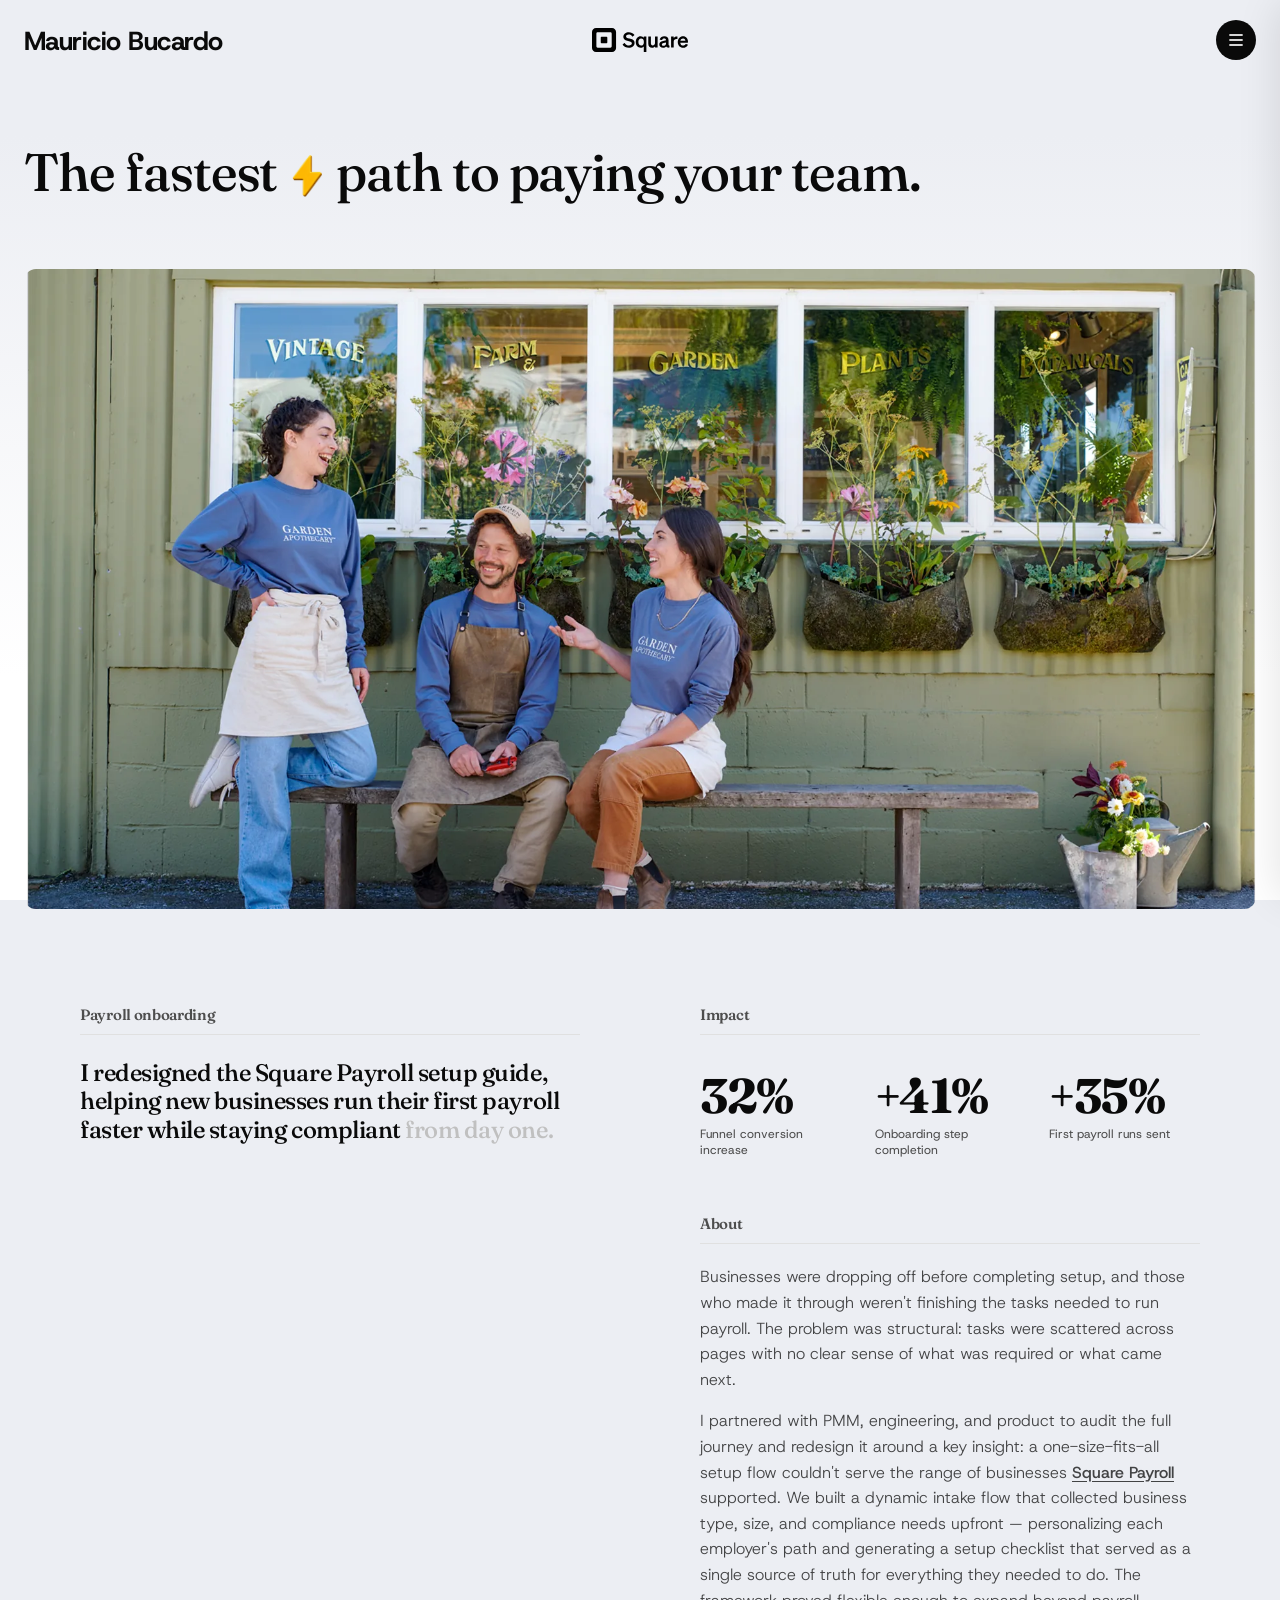
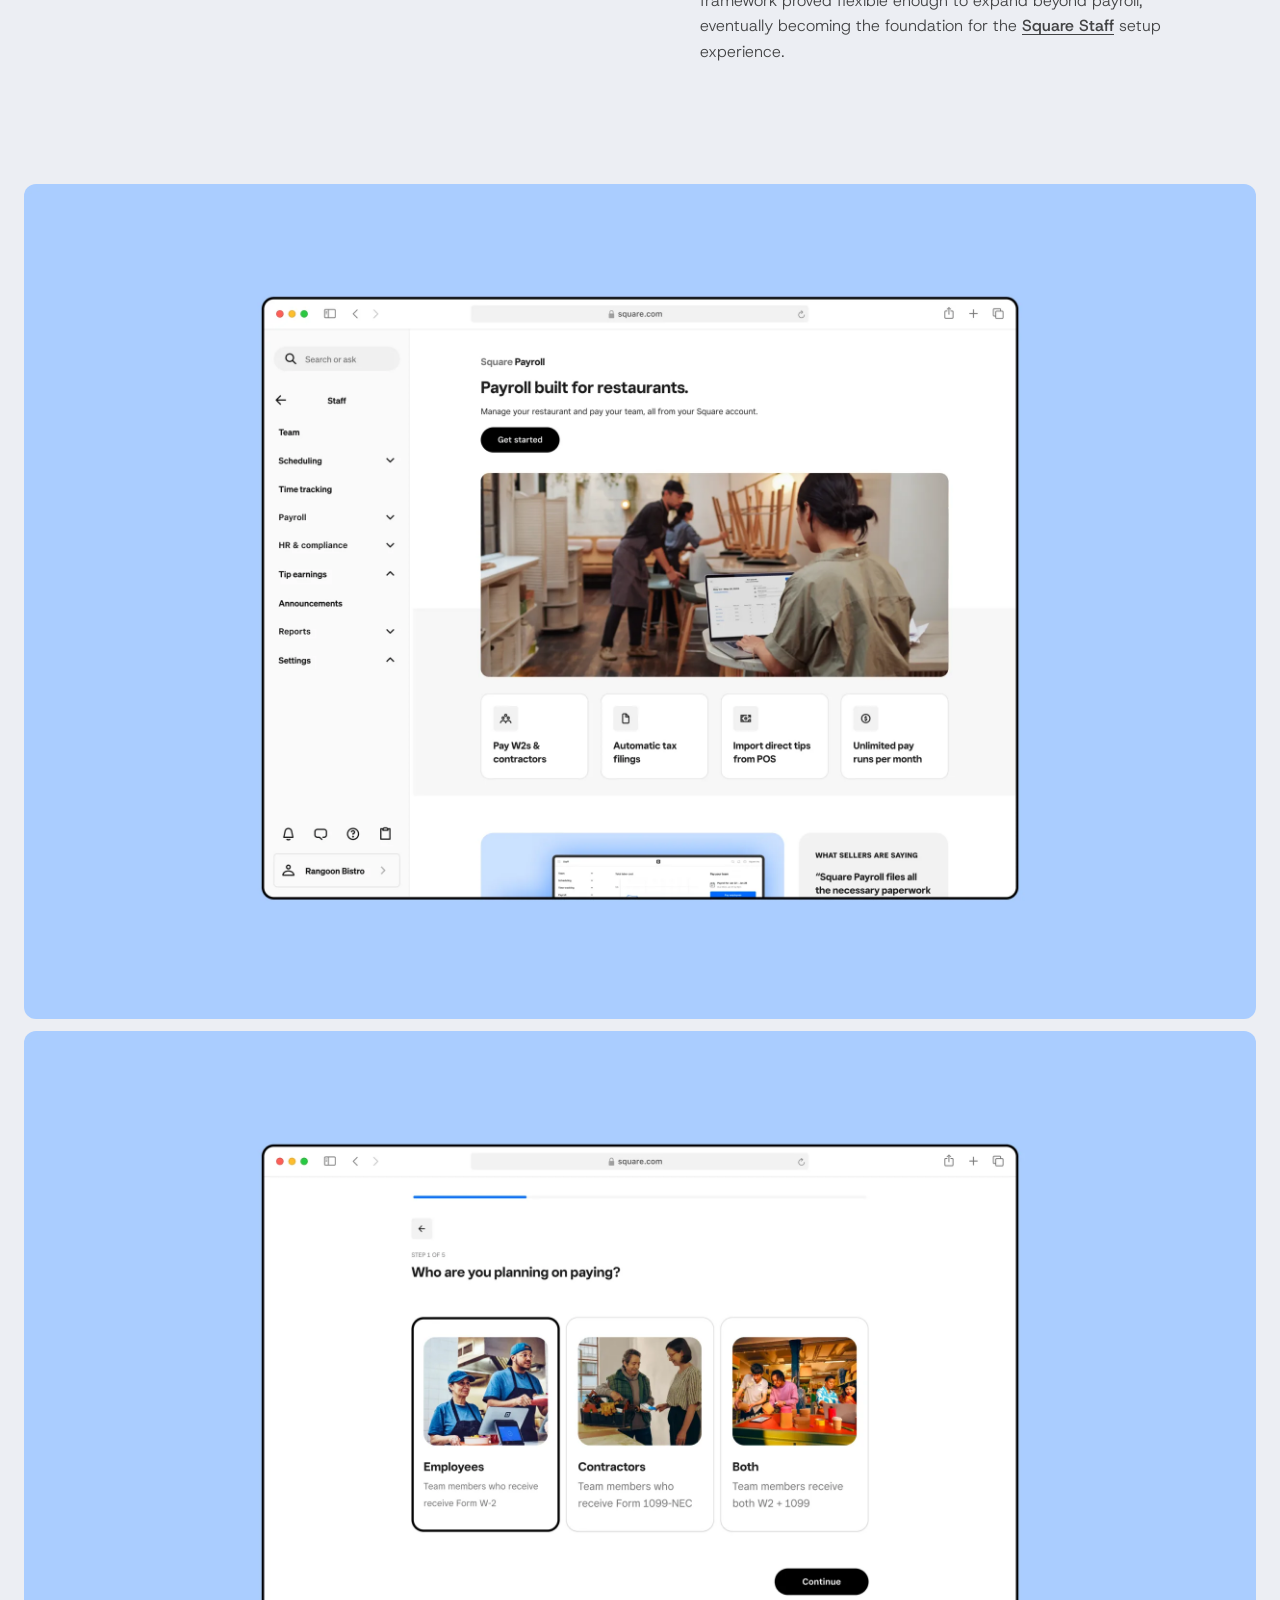
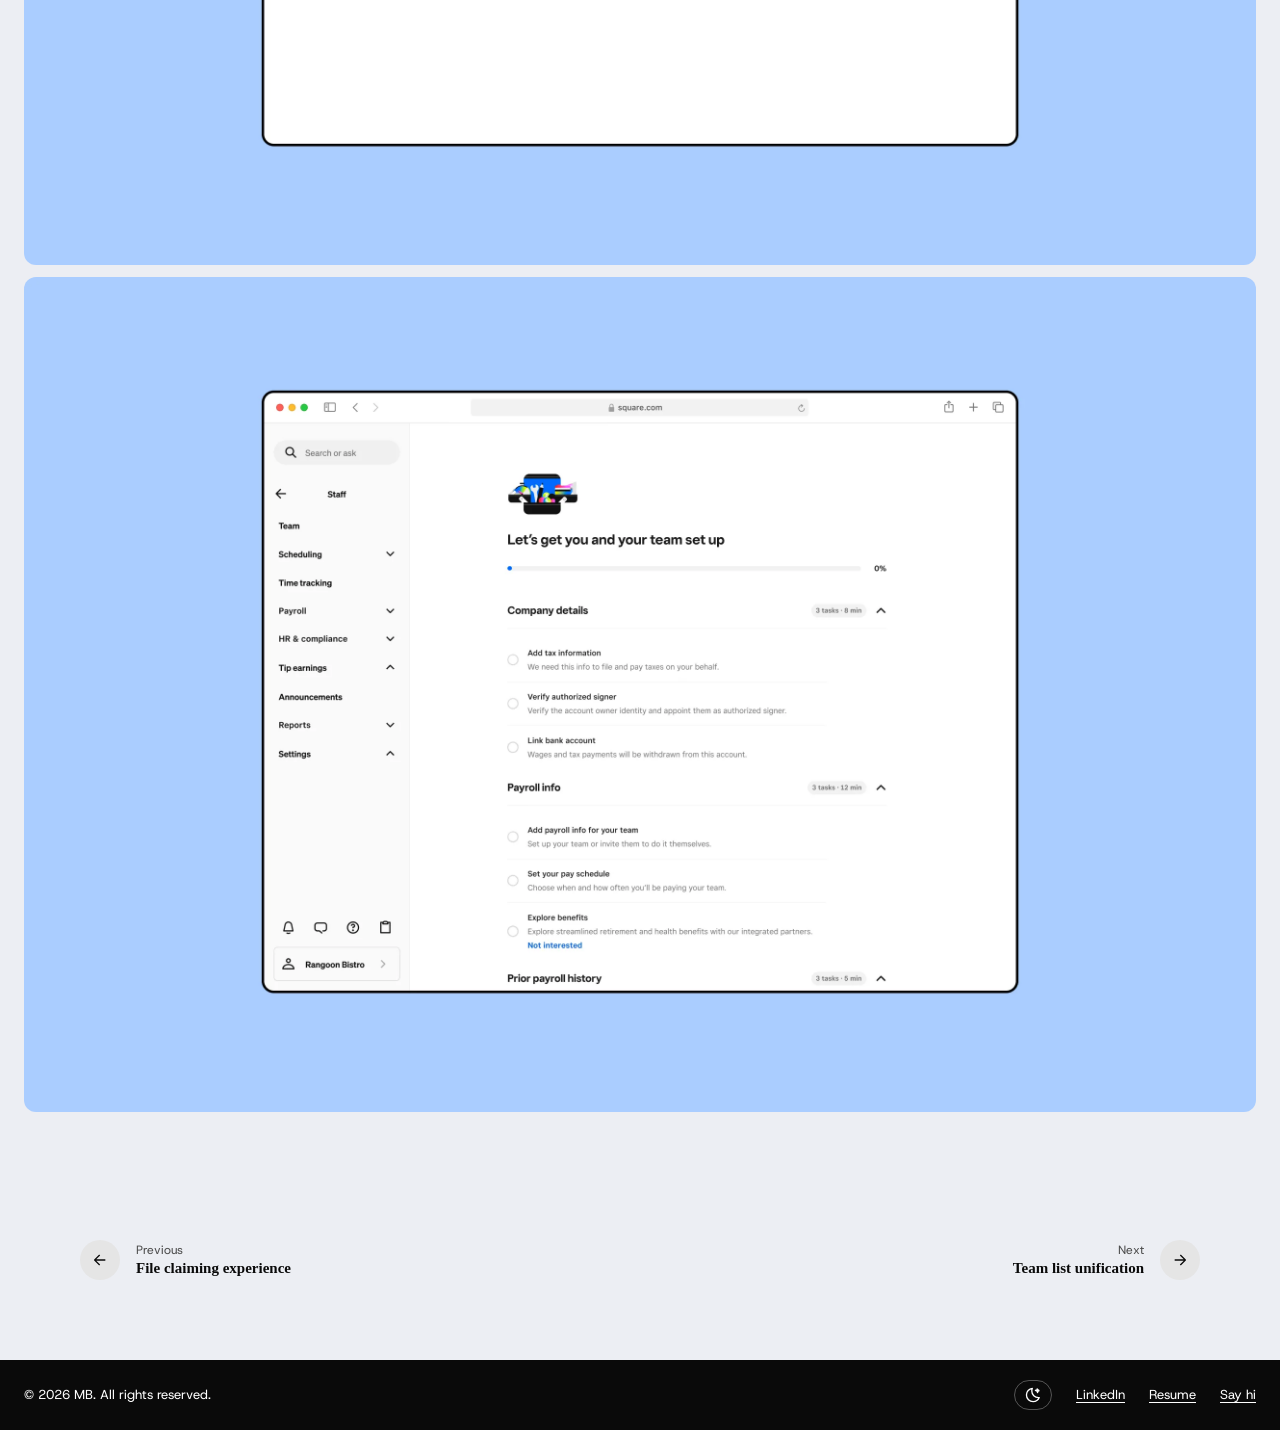
<file: square-staff-setup.html>
<!DOCTYPE html>
<html lang="en">
<head>
  <meta charset="UTF-8" />
  <script>(function(){var t=localStorage.getItem('theme');if(t==='dark')document.documentElement.setAttribute('data-theme','dark');})();</script>
  <link rel="icon" type="image/svg+xml" href="favicon.svg">
  <meta name="viewport" content="width=device-width, initial-scale=1.0" />
  <title>Square Staff Setup Guide — Mauricio Bucardo</title>
  <meta name="description" content="Redesigned the onboarding setup guide to help new employers complete payroll setup faster and with more confidence." />
  <meta property="og:title" content="Square Staff Setup Guide — Mauricio Bucardo" />
  <meta property="og:image" content="https://maubucar.com/thumbnailwebsite.png" />
  <meta property="og:url" content="https://maubucar.com/square-staff-setup.html" />
  <meta property="og:type" content="website" />
  <meta name="twitter:card" content="summary_large_image" />
  <meta name="twitter:image" content="https://maubucar.com/thumbnailwebsite.png" />
  <link rel="preconnect" href="https://fonts.googleapis.com">
  <link rel="preconnect" href="https://fonts.gstatic.com" crossorigin>
  <link href="https://fonts.googleapis.com/css2?family=Fraunces:ital,opsz,wght@0,9..144,100..900;1,9..144,100..900&family=Funnel+Display:wght@300..800&family=Host+Grotesk:ital,wght@0,300..800;1,300..800&family=Source+Serif+4:ital,opsz,wght@0,8..60,200..900;1,8..60,200..900&display=swap" rel="stylesheet">
  <link rel="stylesheet" href="case-study.css">
</head>
<body>

  <header>
    <a href="index.html" class="back"><span class="back-full">Mauricio Bucardo</span><span class="back-short">MB</span></a>
    <div class="header-brand" id="header-brand">
      <img src="images/square-logo.svg" alt="Square" style="height:24px;width:auto;">
    </div>
    <div class="header-right"><button class="menu-toggle-btn" id="menu-toggle-btn" aria-label="Toggle menu"><svg width="20" height="20" viewBox="0 0 24 24" fill="none" xmlns="http://www.w3.org/2000/svg"><path d="M20 19H4V17H20V19Z" fill="white"/><path d="M20 13H4V11H20V13Z" fill="white"/><path d="M20 7H4V5H20V7Z" fill="white"/></svg></button></div>
  </header>

  <section class="hero">
    <h1>The fastest <img src="images/fastersetup.webp" alt="" style="height:1em;vertical-align:middle;"> path to paying your team.</h1>
  </section>

  <section class="hero-image-section">
    <img fetchpriority="high" decoding="async" src="images/setup%20guide%20hero.webp" alt="Payroll setup guide" class="hero-full-img">
  </section>

  <section class="content-section">
    <div class="content-left">
      <h3>Payroll onboarding</h3>
      <h2>I redesigned the Square Payroll setup guide, helping new businesses run their first payroll faster while staying compliant from day one.</h2>
    </div>
    <div class="content-right">
      <div class="content-block">
        <h3>Impact</h3>
        <div class="stats">
          <div class="stat-item">
            <span class="stat-value">32%</span>
            <div class="stat-label">Funnel conversion increase</div>
          </div>
          <div class="stat-item">
            <span class="stat-value">+42%</span>
            <div class="stat-label">Onboarding step completion</div>
          </div>
          <div class="stat-item">
            <span class="stat-value">+39%</span>
            <div class="stat-label">First payroll runs sent</div>
          </div>
        </div>
      </div>
      <div class="content-block">
        <h3>About</h3>
        <div class="hero-body">
          <p>Businesses were dropping off before completing setup, and those who made it through weren't finishing the tasks needed to run payroll. The problem was structural: tasks were scattered across pages with no clear sense of what was required or what came next.</p>
          <p>I partnered with PMM, engineering, and product to audit the full journey and redesign it around a key insight: a one-size-fits-all setup flow couldn't serve the range of businesses <a href="https://squareup.com/us/en/payroll" target="_blank">Square Payroll</a> supported. We built a dynamic intake flow that collected business type, size, and compliance needs upfront — personalizing each employer's path and generating a setup checklist that served as a single source of truth for everything they needed to do. The framework proved flexible enough to expand beyond payroll, eventually becoming the foundation for the <a href="https://squareup.com/us/en/staff" target="_blank">Square Staff</a> setup experience.</p>
        </div>
      </div>
    </div>
  </section>

  <section class="gallery-section">
    <div class="gallery-grid">
      <div class="gallery-item" data-label="Employers needed step-by-step guidance to configure payroll without making costly mistakes."><img width="2560" height="1734" loading="lazy" decoding="async" src="images/setup1.webp" alt="Setup guide"></div>
      <div class="gallery-item" data-label="Each step had to feel completable in a short session, not like a full-day project."><img width="2560" height="1734" loading="lazy" decoding="async" src="images/setup2.webp" alt="Setup guide"></div>
      <div class="gallery-item" data-label="Progress needed to be visible so employers could pick up where they left off."><img width="2560" height="1734" loading="lazy" decoding="async" src="images/setup3.webp" alt="Setup guide"></div>
    </div>
  </section>


  <nav class="cs-nav">
    <a href="state-farm.html" class="cs-nav-prev">
      <div class="cs-nav-arrow"><svg width="16" height="16" viewBox="0 0 24 24" fill="none" xmlns="http://www.w3.org/2000/svg"><path d="M3.2925 11.2925C3.10512 11.4799 2.99965 11.7345 2.99951 11.9995C2.99952 12.2645 3.10521 12.519 3.2925 12.7065L10.7925 20.2065L12.2065 18.7925L6.4136 12.9995H20V10.9995H6.4136L12.2065 5.20654L10.7925 3.79248L3.2925 11.2925Z" fill="currentColor"/></svg></div>
      <div class="cs-nav-label">
        <span class="cs-nav-direction">Previous</span>
        <span class="cs-nav-name">File claiming experience</span>
      </div>
    </a>
    <a href="square-staff-team.html" class="cs-nav-next">
      <div class="cs-nav-label">
        <span class="cs-nav-direction">Next</span>
        <span class="cs-nav-name">Team list unification</span>
      </div>
      <div class="cs-nav-arrow"><svg width="16" height="16" viewBox="0 0 24 24" fill="none" xmlns="http://www.w3.org/2000/svg"><path d="M20.7075 11.2925C20.8949 11.4799 21.0004 11.7345 21.0005 11.9995C21.0005 12.2645 20.8948 12.519 20.7075 12.7065L13.2075 20.2065L11.7935 18.7925L17.5864 12.9995H4.00049V10.9995H17.5864L11.7935 5.20654L13.2075 3.79248L20.7075 11.2925Z" fill="currentColor"/></svg></div>
    </a>
  </nav>

  <footer>
    <span>&copy; 2026 MB. All rights reserved.</span>
    <div class="footer-right">
      <button id="dark-toggle" onclick="toggleDark()" class="footer-toggle" aria-label="Toggle dark mode" onmouseover="this.style.opacity=.6" onmouseout="this.style.opacity=1">
        <span id="theme-icon-wrap">
          <svg id="icon-moon" width="16" height="16" viewBox="0 0 24 24" fill="none" xmlns="http://www.w3.org/2000/svg"><path d="M18.8135 5.17542H18.8258M12.2017 21.9724C6.66452 21.9724 2.17578 17.4837 2.17578 11.9465C2.17578 6.81609 6.02936 2.5857 10.9999 1.99194C10.4828 3.20116 10.1965 4.53265 10.1965 5.93101C10.1965 11.4682 14.6852 15.9569 20.2224 15.9569C20.6291 15.9569 21.0301 15.9327 21.4241 15.8856C19.8935 19.4646 16.3404 21.9724 12.2017 21.9724ZM18.8258 2L19.6835 4.31776L22.0012 5.17542L19.6835 6.03307L18.8258 8.35083L17.9682 6.03307L15.6504 5.17542L17.9682 4.31776L18.8258 2ZM19.4285 5.17542C19.4285 5.51509 19.1532 5.79045 18.8135 5.79045C18.4738 5.79045 18.1985 5.51509 18.1985 5.17542C18.1985 4.83574 18.4738 4.56038 18.8135 4.56038C19.1532 4.56038 19.4285 4.83574 19.4285 5.17542Z" stroke="currentColor" stroke-width="2" stroke-linecap="round" stroke-linejoin="round"/></svg>
          <svg id="icon-sun" width="16" height="16" viewBox="0 0 24 24" fill="none" xmlns="http://www.w3.org/2000/svg" style="transform:translateY(100%);"><path d="M12 2V4M12 20V22M2 12H4M20 12H22M4.92969 4.92896L6.3439 6.34317M17.6562 17.6569L19.0705 19.0711M4.92969 19.071L6.3439 17.6568M17.6562 6.34314L19.0705 4.92893M17 12C17 14.7614 14.7614 17 12 17C9.23858 17 7 14.7614 7 12C7 9.23858 9.23858 7 12 7C14.7614 7 17 9.23858 17 12Z" stroke="currentColor" stroke-width="2" stroke-linecap="round" stroke-linejoin="round"/></svg>
        </span>
      </button>
      <div class="footer-links">
        <a href="https://www.linkedin.com/in/mauricio-bucardo-44296486/" target="_blank" class="footer-link" onmouseover="this.style.opacity=.6" onmouseout="this.style.opacity=1">LinkedIn</a>
        <a href="resume.pdf" target="_blank" class="footer-link" onmouseover="this.style.opacity=.6" onmouseout="this.style.opacity=1">Resume</a>
        <a href="mailto:mauricio.bucardo@gmail.com" class="footer-link" onmouseover="this.style.opacity=.6" onmouseout="this.style.opacity=1">Say hi</a>
      </div>
    </div>
  </footer>

  <div id="cursor-dot"></div>

  <script>
    window.CS_H1_ASSET = { src: 'images/fastersetup.webp', afterWord: 'fastest', height: 0.8 };
    window.CS_STATS = [
      { target: 32, suffix: '%' },
      { target: 42, prefix: '+', suffix: '%' },
      { target: 39, prefix: '+', suffix: '%' }
    ];
  </script>
  <script src="case-study.js"></script>

  <div class="nav-floating-menu" id="nav-floating-menu">
    <button class="nav-menu-item" id="all-work-btn">All work</button>
    <button class="nav-menu-item" id="mind-btn">About me</button>
  </div>

  <div class="blade-overlay" id="blade-overlay"></div>
  <div class="blade" id="blade">
    <div class="blade-header">
      <button class="blade-close" id="blade-close">
        <svg width="16" height="16" viewBox="0 0 24 24" fill="none" xmlns="http://www.w3.org/2000/svg">
          <path d="M18 7.41L16.59 6L12 10.59L7.41 6L6 7.41L10.59 12L6 16.59L7.41 18L12 13.41L16.59 18L18 16.59L13.41 12L18 7.41Z" fill="currentColor"/>
        </svg>
      </button>
      <div class="blade-tabs">
        <button class="blade-tab active" id="tab-work">All work</button>
        <button class="blade-tab" id="tab-mind">About me</button>
        <div class="blade-tabs-underline" id="tabs-underline"></div>
      </div>
    </div>
    <div class="blade-panel active" id="panel-work">
      <div class="blade-list">
        <div class="blade-group blue">
          <span class="blade-group-label">Square</span>
          <a href="square.html" class="blade-link"><span>Run payroll redesign</span><span class="blade-link-year">2026</span></a>
          <a href="square-staff-setup.html" class="blade-link"><span>Payroll onboarding</span><span class="blade-link-year">2025</span></a>
          <a href="square-flexible-pay.html" class="blade-link"><span>Flexible pay day</span><span class="blade-link-year">2025</span></a>
          <a href="square-staff-team.html" class="blade-link"><span>Team list unification</span><span class="blade-link-year">2024</span></a>
        </div>
        <div class="blade-group green">
          <span class="blade-group-label">Cash App</span>
          <a href="cash-app.html" class="blade-link"><span>Instant tips</span><span class="blade-link-year">2026</span></a>
        </div>
        <div class="blade-group yellow">
          <span class="blade-group-label">Credit One</span>
          <a href="credit-one.html" class="blade-link"><span>Mobile app redesign</span><span class="blade-link-year">2023</span></a>
        </div>
        <div class="blade-group red">
          <span class="blade-group-label">State Farm</span>
          <a href="state-farm.html" class="blade-link"><span>File claiming experience</span><span class="blade-link-year">2023</span></a>
        </div>
      </div>
    </div>
    <div class="blade-panel" id="panel-mind">
      <div class="blade-list">
        <div class="mind-section">
          <div id="headshot-wrap" style="width:140px;height:140px;border-radius:50%;overflow:hidden;margin:0 auto 16px;cursor:none;">
            <img src="images/headshot.webp" alt="Mau" id="headshot-img" style="width:100%;height:100%;object-fit:cover;display:block;transition:transform 0.7s cubic-bezier(0.77,0,0.19,1);">
          </div>
          <p style="font-family:'Fraunces',serif;font-size:15px;line-height:1.7;color:var(--text);margin-bottom:12px;">I have a background in advertising and marketing, and found my way into product design through motion graphics. These days, I still occasionally <a href="https://www.instagram.com/mauricio.bucardo/" target="_blank" style="color:inherit;text-underline-offset:3px;">animate things just for fun</a>.</p>
          <p style="font-family:'Fraunces',serif;font-size:15px;line-height:1.7;color:var(--text);margin-bottom:12px;">Outside of work, you'll usually find me <a href="https://www.instagram.com/maubucardo/" target="_blank" style="color:inherit;text-underline-offset:3px;">traveling</a>, hiking, playing tennis, or somewhere at a <a href="https://soundcloud.com/you/sets" target="_blank" style="color:inherit;text-underline-offset:3px;">music festival</a>. I'm also an avid gamer, and a lot of my inspiration comes from experiences that spark wonder and delight.</p>
          <p style="font-family:'Fraunces',serif;font-size:15px;line-height:1.7;color:var(--text);">Here are a few things I've been into lately.</p>
        </div>
        <div class="mind-section">
          <span class="mind-label"><svg width="20" height="20" viewBox="0 0 24 24" fill="none" xmlns="http://www.w3.org/2000/svg"><path d="M18.7598 4C23.0798 8.41 23.0798 15.59 18.7598 20L17.2803 18.5498C20.8101 14.9398 20.8102 9.06991 17.2803 5.45996L18.7598 4Z" fill="black"/><path fill-rule="evenodd" clip-rule="evenodd" d="M11.2461 5.32715C12.0218 4.91762 12.9999 5.47319 13 6.39258V17.6074C12.9999 18.5881 11.8869 19.1549 11.0938 18.5781L6.17578 15H3.7002C3.03745 15 2.5 14.4625 2.5 13.7998V10.2002C2.5 9.53745 3.03745 9 3.7002 9H6.17578L11.0938 5.42188L11.2461 5.32715ZM7.14062 10.7705C6.93554 10.9196 6.68814 11 6.43457 11H4.5V13H6.43457C6.68814 13 6.93554 13.0804 7.14062 13.2295L11 16.0352V7.96387L7.14062 10.7705Z" fill="black"/><path d="M15.6006 7.24023C18.1703 9.86021 18.1704 14.1406 15.6006 16.7705L14.1201 15.3203C15.9101 13.4903 15.91 10.5204 14.1201 8.69043L15.6006 7.24023Z" fill="black"/></svg>On repeat</span>
          <div class="mind-embed" style="margin-top:0;">
            <iframe width="100%" height="160" scrolling="no" frameborder="no" allow="autoplay; encrypted-media" src="https://w.soundcloud.com/player/?url=https%3A//api.soundcloud.com/tracks/soundcloud%253Atracks%253A2115508632&color=%23ff5500&auto_play=false&hide_related=false&show_comments=false&show_user=true&show_reposts=false&show_teaser=false&visual=true" style="border-radius:12px;display:block;"></iframe>
          </div>
        </div>
        <div class="mind-section">
          <span class="mind-label"><svg width="20" height="20" viewBox="0 0 24 24" fill="none" xmlns="http://www.w3.org/2000/svg"><path d="M14.957 13.5425L13.543 14.9566L9.04295 10.4566L10.457 9.04249L14.957 13.5425Z" fill="black"/><path fill-rule="evenodd" clip-rule="evenodd" d="M12.3691 1.22413C12.7619 0.90378 13.3409 0.926374 13.707 1.29249L16.707 4.29249C17.0975 4.68301 17.0975 5.31603 16.707 5.70655L16.6211 5.79249C16.2308 6.18298 16.2308 6.81607 16.6211 7.20655L16.793 7.37843C17.1834 7.76875 17.8165 7.76875 18.207 7.37843L18.293 7.29249L18.3691 7.22413C18.7619 6.90378 19.3409 6.92637 19.707 7.29249L22.707 10.2925C23.0975 10.683 23.0975 11.316 22.707 11.7066L11.707 22.7066C11.3165 23.0971 10.6835 23.0971 10.293 22.7066L7.29295 19.7066C6.90243 19.316 6.90243 18.683 7.29295 18.2925L7.37889 18.2066C7.76921 17.8161 7.76921 17.183 7.37889 16.7925L7.20702 16.6206C6.81653 16.2303 6.18344 16.2303 5.79295 16.6206L5.70702 16.7066C5.31649 17.0971 4.68348 17.0971 4.29295 16.7066L1.29295 13.7066C0.90243 13.316 0.90243 12.683 1.29295 12.2925L12.293 1.29249L12.3691 1.22413ZM3.41405 12.9995L5.09276 14.6782C6.22672 14.0755 7.66571 14.2513 8.62108 15.2066L8.79295 15.3784C9.74809 16.3337 9.9228 17.7719 9.3203 18.9058L11 20.5855L20.5859 10.9995L18.9062 9.31983C17.7723 9.92234 16.3342 9.74763 15.3789 8.79249L15.207 8.62062C14.2518 7.66524 14.076 6.22626 14.6787 5.09229L13 3.41358L3.41405 12.9995Z" fill="black"/></svg>Obsessed with</span>
          <div class="mind-embed" style="margin-top:0;">
            <iframe width="100%" height="180" src="https://www.youtube.com/embed/XSCWFAL-4XQ" frameborder="0" allow="accelerometer; autoplay; clipboard-write; encrypted-media; gyroscope; picture-in-picture" allowfullscreen style="border-radius:12px;display:block;"></iframe>
          </div>
        </div>
        <div class="mind-section">
          <span class="mind-label"><svg width="20" height="20" viewBox="0 0 24 24" fill="none" xmlns="http://www.w3.org/2000/svg"><path fill-rule="evenodd" clip-rule="evenodd" d="M15.5005 13C15.8515 13.0002 16.1773 13.1844 16.3579 13.4854L20.8579 20.9854C21.0429 21.2942 21.048 21.6798 20.8706 21.9932C20.6931 22.3062 20.3604 22.4998 20.0005 22.5H10.9995C10.6396 22.4998 10.3069 22.3062 10.1294 21.9932C9.952 21.6798 9.95707 21.2942 10.1421 20.9854L14.6431 13.4854L14.7173 13.3779C14.9055 13.1409 15.1932 13 15.5005 13ZM12.7661 20.5H18.2339L15.5005 15.9434L12.7661 20.5Z" fill="black"/><path fill-rule="evenodd" clip-rule="evenodd" d="M10.103 7.50488C10.6069 7.55646 11.0005 7.9825 11.0005 8.5V15.5C11.0003 16.0519 10.5524 16.4997 10.0005 16.5H2.99951C2.73447 16.4999 2.4799 16.3945 2.29248 16.207C2.10506 16.0196 1.99962 15.765 1.99951 15.5L2.00049 8.5C2.00049 7.94772 2.4482 7.5 3.00049 7.5H10.0005L10.103 7.50488ZM3.99951 14.5H8.99951L9.00049 9.5H4.00049L3.99951 14.5Z" fill="black"/><path fill-rule="evenodd" clip-rule="evenodd" d="M18.0005 1C20.7617 1.00026 23.0005 3.23874 23.0005 6C23.0002 8.76104 20.7615 10.9997 18.0005 11C15.2392 11 13.0008 8.7612 13.0005 6C13.0005 3.23858 15.2391 1 18.0005 1ZM18.0005 3C16.3436 3 15.0005 4.34315 15.0005 6C15.0008 7.65663 16.3438 9 18.0005 9C19.657 8.99974 21.0002 7.65647 21.0005 6C21.0005 4.34331 19.6571 3.00026 18.0005 3Z" fill="black"/></svg>Playing right now</span>
          <div class="mind-embed" style="margin-top:0;">
            <iframe width="100%" height="180" src="https://www.youtube.com/embed/8BaMWajtOhw" frameborder="0" allow="accelerometer; autoplay; clipboard-write; encrypted-media; gyroscope; picture-in-picture" allowfullscreen style="border-radius:12px;display:block;"></iframe>
          </div>
        </div>
      </div>
    </div>
  </div>

</body>
</html>
</file>
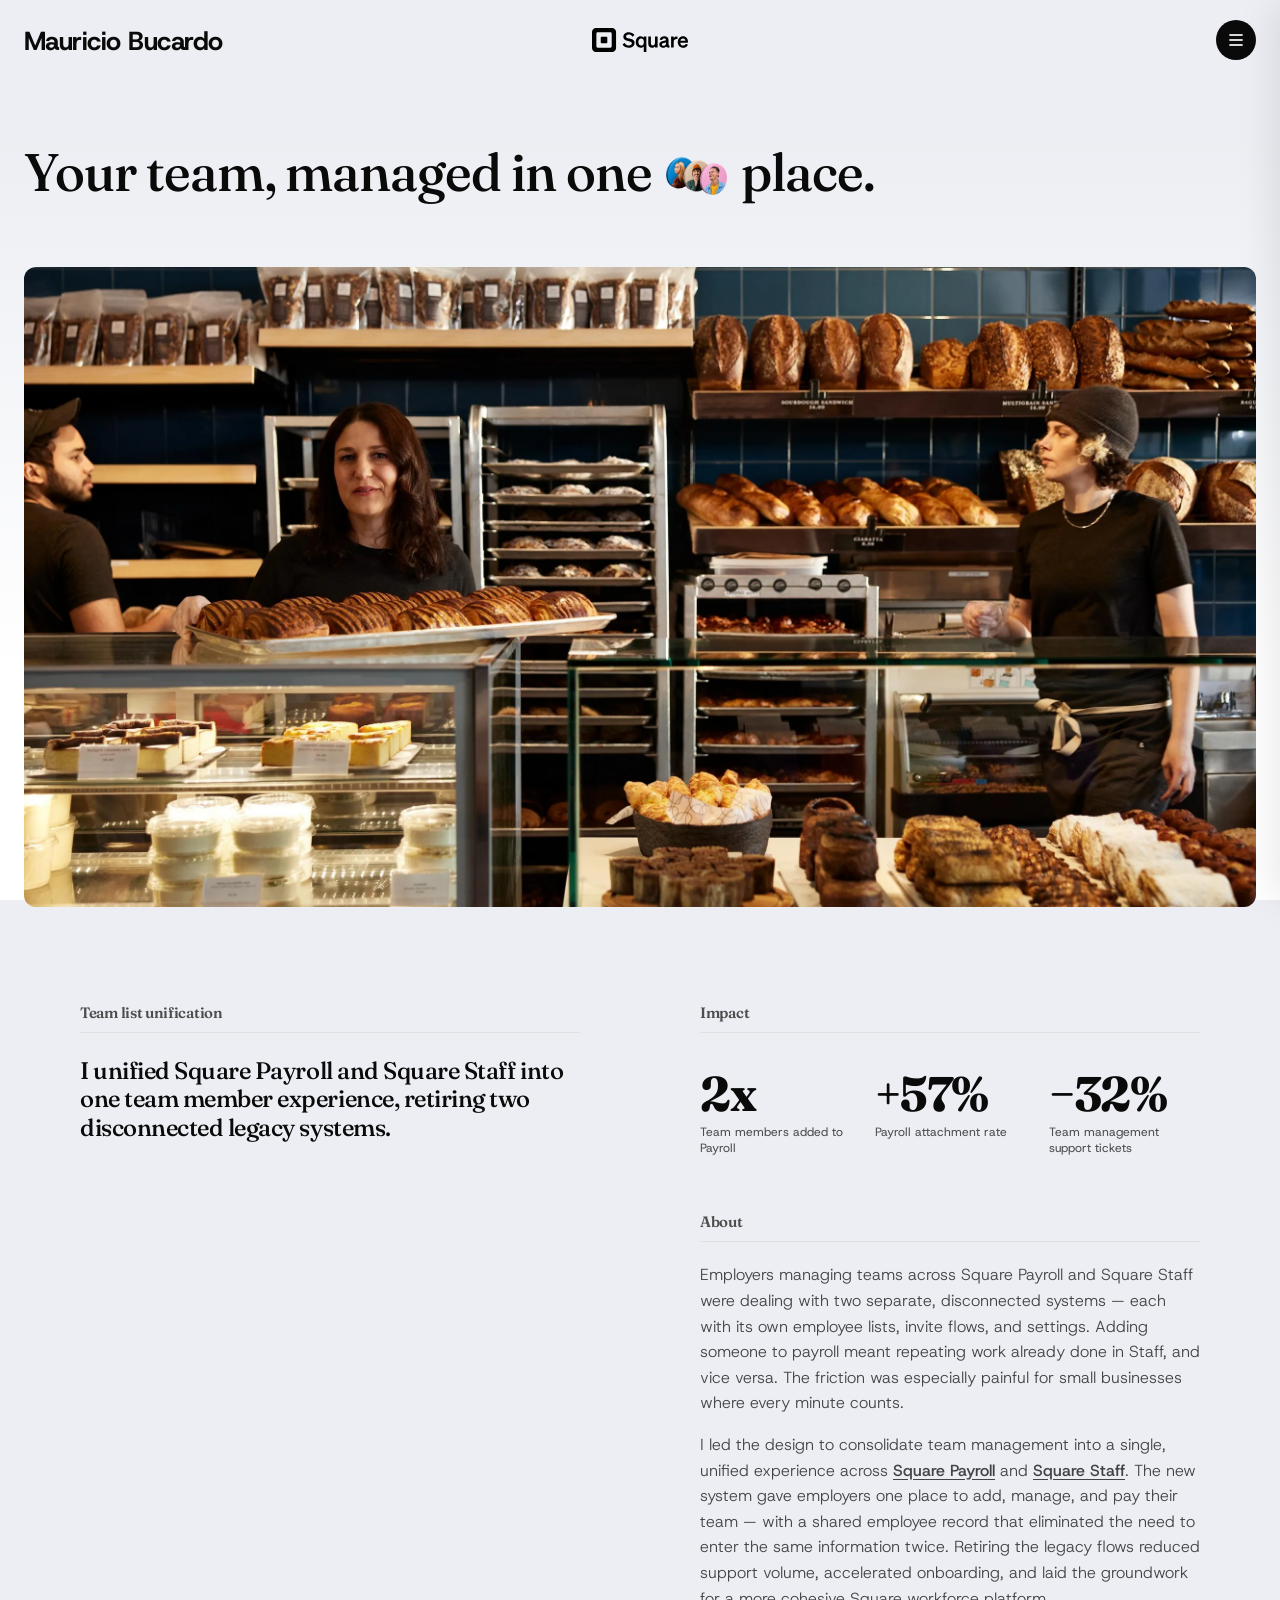
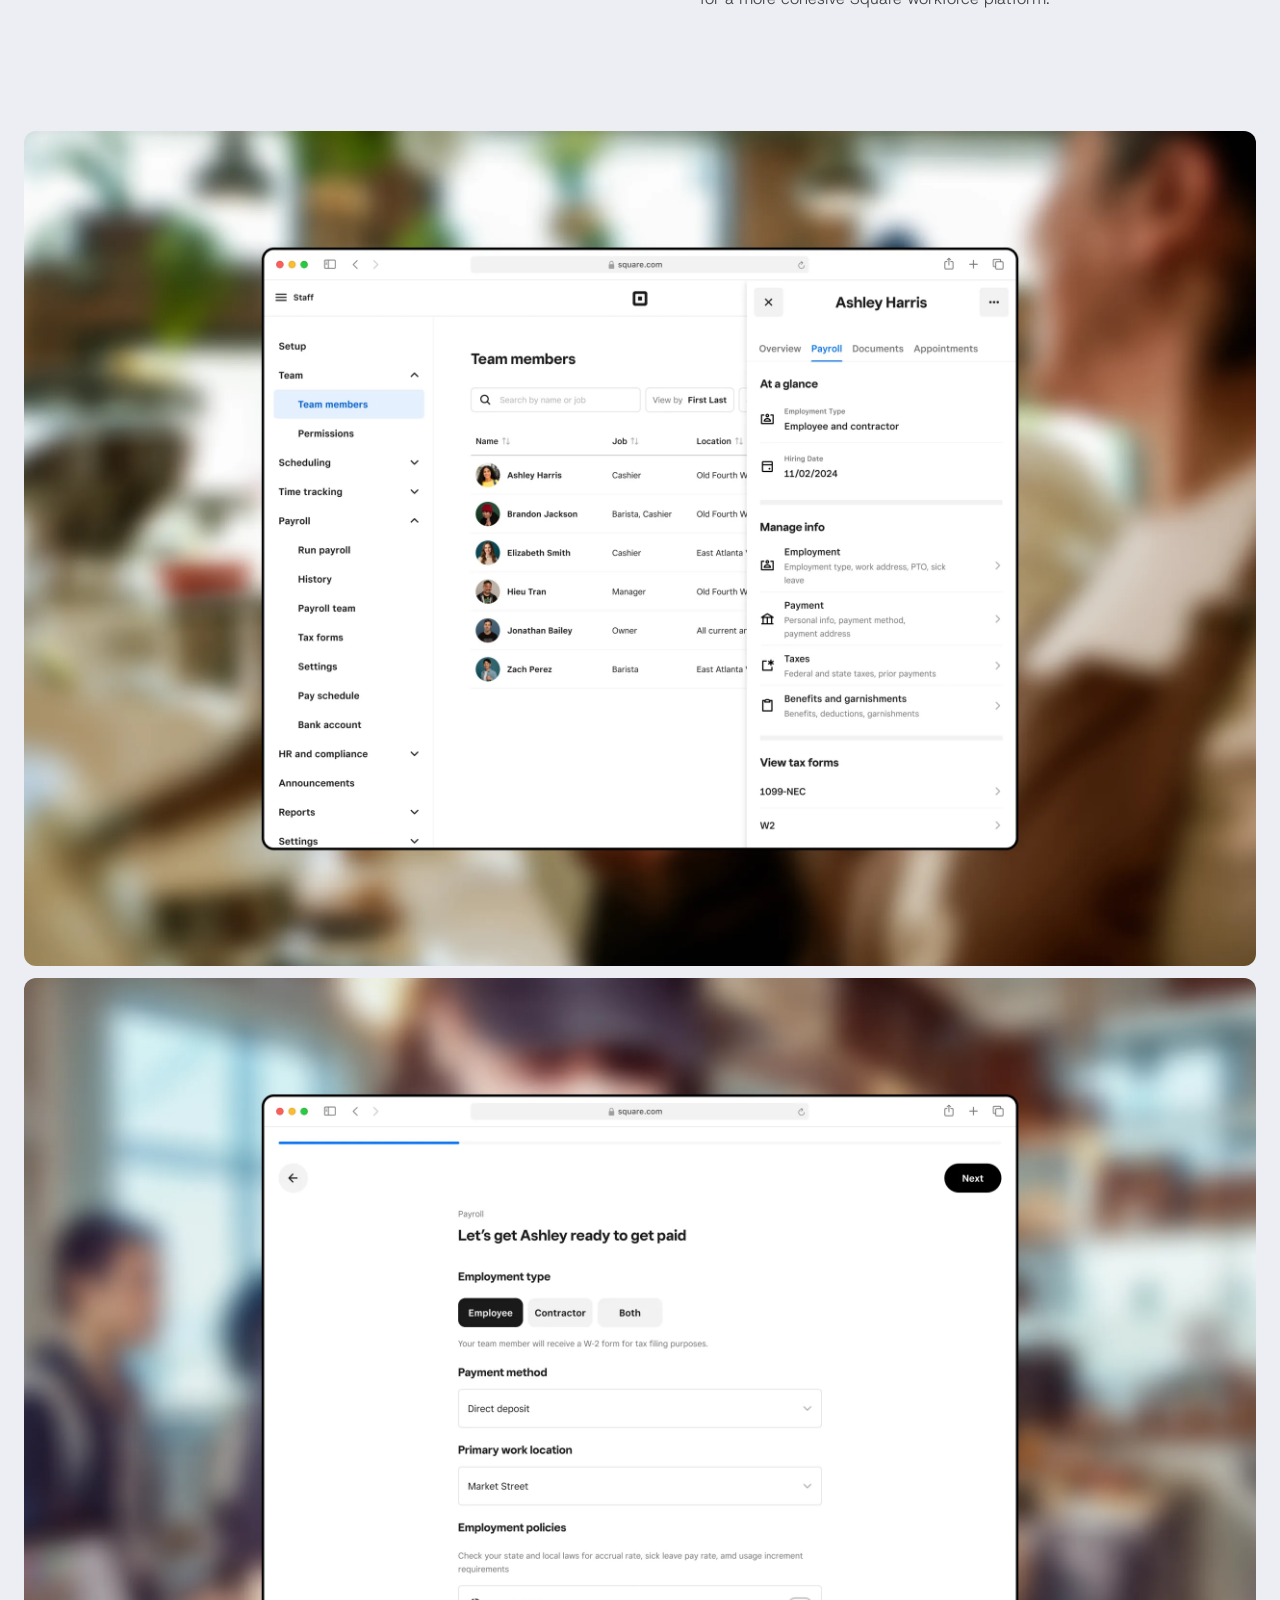
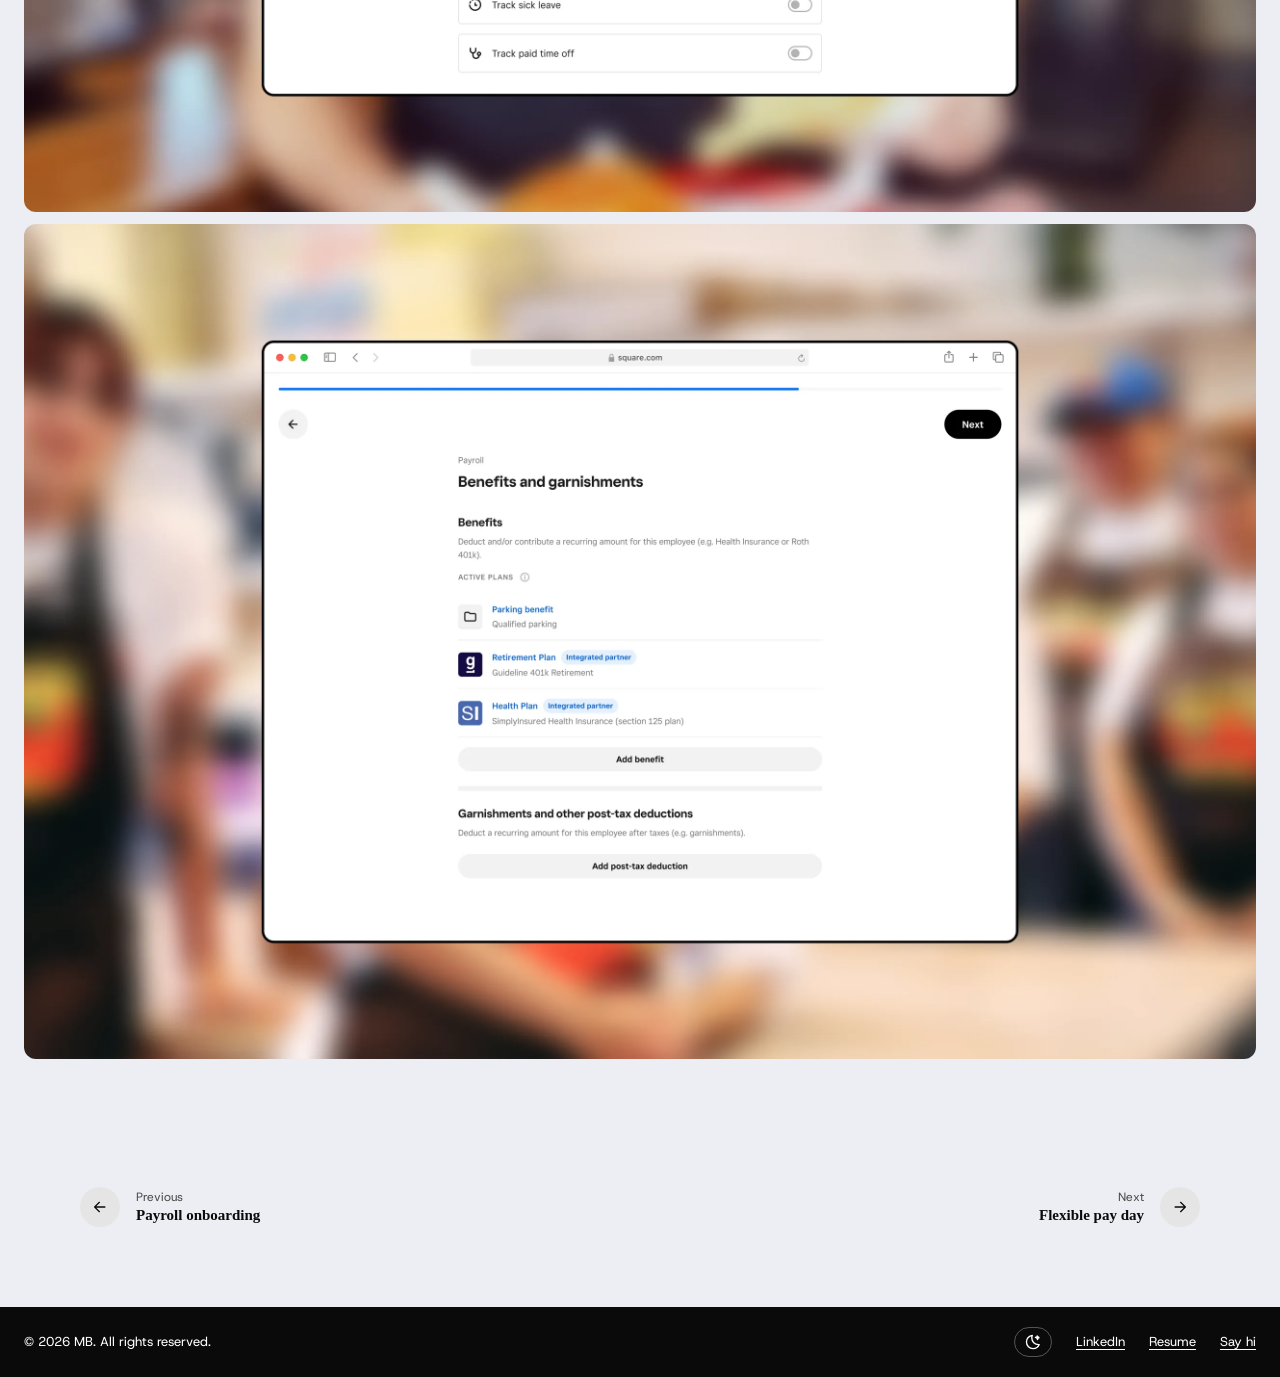
<file: square-staff-team.html>
<!DOCTYPE html>
<html lang="en">
<head>
  <meta charset="UTF-8" />
  <script>(function(){var t=localStorage.getItem('theme');if(t==='dark')document.documentElement.setAttribute('data-theme','dark');})();</script>
  <link rel="icon" type="image/svg+xml" href="favicon.svg">
  <meta name="viewport" content="width=device-width, initial-scale=1.0" />
  <title>Square Staff Team Member Management — Mauricio Bucardo</title>
  <meta name="description" content="Unified Square Payroll and Square Staff into one team member experience, retiring two disconnected legacy systems." />
  <meta property="og:title" content="Square Staff Team Member Management — Mauricio Bucardo" />
  <meta property="og:image" content="https://maubucar.com/thumbnailwebsite.png" />
  <meta property="og:url" content="https://maubucar.com/square-staff-team.html" />
  <meta property="og:type" content="website" />
  <meta name="twitter:card" content="summary_large_image" />
  <meta name="twitter:image" content="https://maubucar.com/thumbnailwebsite.png" />
  <link rel="preconnect" href="https://fonts.googleapis.com">
  <link rel="preconnect" href="https://fonts.gstatic.com" crossorigin>
  <link href="https://fonts.googleapis.com/css2?family=Fraunces:ital,opsz,wght@0,9..144,100..900;1,9..144,100..900&family=Funnel+Display:wght@300..800&family=Host+Grotesk:ital,wght@0,300..800;1,300..800&family=Source+Serif+4:ital,opsz,wght@0,8..60,200..900;1,8..60,200..900&display=swap" rel="stylesheet">
  <link rel="stylesheet" href="case-study.css">
</head>
<body>

  <header>
    <a href="index.html" class="back"><span class="back-full">Mauricio Bucardo</span><span class="back-short">MB</span></a>
    <div class="header-brand" id="header-brand">
      <img src="images/square-logo.svg" alt="Square" style="height:24px;width:auto;">
    </div>
    <div class="header-right"><button class="menu-toggle-btn" id="menu-toggle-btn" aria-label="Toggle menu"><svg width="20" height="20" viewBox="0 0 24 24" fill="none" xmlns="http://www.w3.org/2000/svg"><path d="M20 19H4V17H20V19Z" fill="white"/><path d="M20 13H4V11H20V13Z" fill="white"/><path d="M20 7H4V5H20V7Z" fill="white"/></svg></button></div>
  </header>

  <section class="hero">
    <h1>Your team, managed in one place.</h1>
  </section>

  <section class="hero-image-section">
    <img fetchpriority="high" decoding="async" src="images/team%20member%20management%20hero.webp" alt="Team member management" class="hero-full-img">
  </section>

  <section class="content-section">
    <div class="content-left">
      <h3>Team list unification</h3>
      <h2>I unified Square Payroll and Square Staff into one team member experience, retiring two disconnected legacy systems.</h2>
    </div>
    <div class="content-right">
      <div class="content-block">
        <h3>Impact</h3>
        <div class="stats">
          <div class="stat-item">
            <span class="stat-value">+35%</span>
            <div class="stat-label">Team members added to Payroll</div>
          </div>
          <div class="stat-item">
            <span class="stat-value">+18%</span>
            <div class="stat-label">Payroll attachment rate</div>
          </div>
          <div class="stat-item">
            <span class="stat-value">−32%</span>
            <div class="stat-label">Team management support tickets</div>
          </div>
        </div>
      </div>
      <div class="content-block">
        <h3>About</h3>
        <div class="hero-body">
          <p>Employers managing teams across Square Payroll and Square Staff were dealing with two separate, disconnected systems — each with its own employee lists, invite flows, and settings. Adding someone to payroll meant repeating work already done in Staff, and vice versa. The friction was especially painful for small businesses where every minute counts.</p>
          <p>I led the design to consolidate team management into a single, unified experience across <a href="https://squareup.com/us/en/payroll" target="_blank">Square Payroll</a> and <a href="https://squareup.com/us/en/staff" target="_blank">Square Staff</a>. The new system gave employers one place to add, manage, and pay their team — with a shared employee record that eliminated the need to enter the same information twice. Retiring the legacy flows reduced support volume, accelerated onboarding, and laid the groundwork for a more cohesive Square workforce platform.</p>
        </div>
      </div>
    </div>
  </section>

  <section class="gallery-section">
    <div class="gallery-grid">
      <div class="gallery-item" data-label="Employers needed a single place to see every team member's pay details and status."><img width="2560" height="1734" loading="lazy" decoding="async" src="images/team%20member%201.webp" alt="Team member management"></div>
      <div class="gallery-item" data-label="Adding a new team member had to be fast enough to do between shifts."><img width="2560" height="1734" loading="lazy" decoding="async" src="images/team%20member%202.webp" alt="Team member management"></div>
      <div class="gallery-item" data-label="Editing pay details needed to be reversible so employers wouldn't fear making changes."><img width="2560" height="1734" loading="lazy" decoding="async" src="images/team%20member%203.webp" alt="Team member management"></div>
    </div>
  </section>


  <nav class="cs-nav">
    <a href="square-staff-setup.html" class="cs-nav-prev">
      <div class="cs-nav-arrow"><svg width="16" height="16" viewBox="0 0 24 24" fill="none" xmlns="http://www.w3.org/2000/svg"><path d="M3.2925 11.2925C3.10512 11.4799 2.99965 11.7345 2.99951 11.9995C2.99952 12.2645 3.10521 12.519 3.2925 12.7065L10.7925 20.2065L12.2065 18.7925L6.4136 12.9995H20V10.9995H6.4136L12.2065 5.20654L10.7925 3.79248L3.2925 11.2925Z" fill="currentColor"/></svg></div>
      <div class="cs-nav-label">
        <span class="cs-nav-direction">Previous</span>
        <span class="cs-nav-name">Payroll onboarding</span>
      </div>
    </a>
    <a href="square-flexible-pay.html" class="cs-nav-next">
      <div class="cs-nav-label">
        <span class="cs-nav-direction">Next</span>
        <span class="cs-nav-name">Flexible pay day</span>
      </div>
      <div class="cs-nav-arrow"><svg width="16" height="16" viewBox="0 0 24 24" fill="none" xmlns="http://www.w3.org/2000/svg"><path d="M20.7075 11.2925C20.8949 11.4799 21.0004 11.7345 21.0005 11.9995C21.0005 12.2645 20.8948 12.519 20.7075 12.7065L13.2075 20.2065L11.7935 18.7925L17.5864 12.9995H4.00049V10.9995H17.5864L11.7935 5.20654L13.2075 3.79248L20.7075 11.2925Z" fill="currentColor"/></svg></div>
    </a>
  </nav>

  <footer>
    <span>&copy; 2026 MB. All rights reserved.</span>
    <div class="footer-right">
      <button id="dark-toggle" onclick="toggleDark()" class="footer-toggle" aria-label="Toggle dark mode" onmouseover="this.style.opacity=.6" onmouseout="this.style.opacity=1">
        <span id="theme-icon-wrap">
          <svg id="icon-moon" width="16" height="16" viewBox="0 0 24 24" fill="none" xmlns="http://www.w3.org/2000/svg"><path d="M18.8135 5.17542H18.8258M12.2017 21.9724C6.66452 21.9724 2.17578 17.4837 2.17578 11.9465C2.17578 6.81609 6.02936 2.5857 10.9999 1.99194C10.4828 3.20116 10.1965 4.53265 10.1965 5.93101C10.1965 11.4682 14.6852 15.9569 20.2224 15.9569C20.6291 15.9569 21.0301 15.9327 21.4241 15.8856C19.8935 19.4646 16.3404 21.9724 12.2017 21.9724ZM18.8258 2L19.6835 4.31776L22.0012 5.17542L19.6835 6.03307L18.8258 8.35083L17.9682 6.03307L15.6504 5.17542L17.9682 4.31776L18.8258 2ZM19.4285 5.17542C19.4285 5.51509 19.1532 5.79045 18.8135 5.79045C18.4738 5.79045 18.1985 5.51509 18.1985 5.17542C18.1985 4.83574 18.4738 4.56038 18.8135 4.56038C19.1532 4.56038 19.4285 4.83574 19.4285 5.17542Z" stroke="currentColor" stroke-width="2" stroke-linecap="round" stroke-linejoin="round"/></svg>
          <svg id="icon-sun" width="16" height="16" viewBox="0 0 24 24" fill="none" xmlns="http://www.w3.org/2000/svg" style="transform:translateY(100%);"><path d="M12 2V4M12 20V22M2 12H4M20 12H22M4.92969 4.92896L6.3439 6.34317M17.6562 17.6569L19.0705 19.0711M4.92969 19.071L6.3439 17.6568M17.6562 6.34314L19.0705 4.92893M17 12C17 14.7614 14.7614 17 12 17C9.23858 17 7 14.7614 7 12C7 9.23858 9.23858 7 12 7C14.7614 7 17 9.23858 17 12Z" stroke="currentColor" stroke-width="2" stroke-linecap="round" stroke-linejoin="round"/></svg>
        </span>
      </button>
      <div class="footer-links">
        <a href="https://www.linkedin.com/in/mauricio-bucardo-44296486/" target="_blank" class="footer-link" onmouseover="this.style.opacity=.6" onmouseout="this.style.opacity=1">LinkedIn</a>
        <a href="resume.pdf" target="_blank" class="footer-link" onmouseover="this.style.opacity=.6" onmouseout="this.style.opacity=1">Resume</a>
        <a href="mailto:mauricio.bucardo@gmail.com" class="footer-link" onmouseover="this.style.opacity=.6" onmouseout="this.style.opacity=1">Say hi</a>
      </div>
    </div>
  </footer>

  <div id="cursor-dot"></div>

  <script>
    window.CS_H1_ASSET = { src: 'images/staffh1asset.webp', afterWord: 'one', height: 0.72 };
    window.CS_STATS = [
      { target: 2, suffix: 'x' },
      { target: 60, prefix: '+', suffix: '%' },
      { static: true }
    ];
  </script>
  <script src="case-study.js"></script>

  <div class="nav-floating-menu" id="nav-floating-menu">
    <button class="nav-menu-item" id="all-work-btn">All work</button>
    <button class="nav-menu-item" id="mind-btn">About me</button>
  </div>

  <div class="blade-overlay" id="blade-overlay"></div>
  <div class="blade" id="blade">
    <div class="blade-header">
      <button class="blade-close" id="blade-close">
        <svg width="16" height="16" viewBox="0 0 24 24" fill="none" xmlns="http://www.w3.org/2000/svg">
          <path d="M18 7.41L16.59 6L12 10.59L7.41 6L6 7.41L10.59 12L6 16.59L7.41 18L12 13.41L16.59 18L18 16.59L13.41 12L18 7.41Z" fill="currentColor"/>
        </svg>
      </button>
      <div class="blade-tabs">
        <button class="blade-tab active" id="tab-work">All work</button>
        <button class="blade-tab" id="tab-mind">About me</button>
        <div class="blade-tabs-underline" id="tabs-underline"></div>
      </div>
    </div>
    <div class="blade-panel active" id="panel-work">
      <div class="blade-list">
        <div class="blade-group blue">
          <span class="blade-group-label">Square</span>
          <a href="square.html" class="blade-link"><span>Run payroll redesign</span><span class="blade-link-year">2026</span></a>
          <a href="square-staff-setup.html" class="blade-link"><span>Payroll onboarding</span><span class="blade-link-year">2025</span></a>
          <a href="square-flexible-pay.html" class="blade-link"><span>Flexible pay day</span><span class="blade-link-year">2025</span></a>
          <a href="square-staff-team.html" class="blade-link"><span>Team list unification</span><span class="blade-link-year">2024</span></a>
        </div>
        <div class="blade-group green">
          <span class="blade-group-label">Cash App</span>
          <a href="cash-app.html" class="blade-link"><span>Instant tips</span><span class="blade-link-year">2026</span></a>
        </div>
        <div class="blade-group yellow">
          <span class="blade-group-label">Credit One</span>
          <a href="credit-one.html" class="blade-link"><span>Mobile app redesign</span><span class="blade-link-year">2023</span></a>
        </div>
        <div class="blade-group red">
          <span class="blade-group-label">State Farm</span>
          <a href="state-farm.html" class="blade-link"><span>File claiming experience</span><span class="blade-link-year">2023</span></a>
        </div>
      </div>
    </div>
    <div class="blade-panel" id="panel-mind">
      <div class="blade-list">
        <div class="mind-section">
          <div id="headshot-wrap" style="width:140px;height:140px;border-radius:50%;overflow:hidden;margin:0 auto 16px;cursor:none;">
            <img src="images/headshot.webp" alt="Mau" id="headshot-img" style="width:100%;height:100%;object-fit:cover;display:block;transition:transform 0.7s cubic-bezier(0.77,0,0.19,1);">
          </div>
          <p style="font-family:'Fraunces',serif;font-size:15px;line-height:1.7;color:var(--text);margin-bottom:12px;">I have a background in advertising and marketing, and found my way into product design through motion graphics. These days, I still occasionally <a href="https://www.instagram.com/mauricio.bucardo/" target="_blank" style="color:inherit;text-underline-offset:3px;">animate things just for fun</a>.</p>
          <p style="font-family:'Fraunces',serif;font-size:15px;line-height:1.7;color:var(--text);margin-bottom:12px;">Outside of work, you'll usually find me <a href="https://www.instagram.com/maubucardo/" target="_blank" style="color:inherit;text-underline-offset:3px;">traveling</a>, hiking, playing tennis, or somewhere at a <a href="https://soundcloud.com/you/sets" target="_blank" style="color:inherit;text-underline-offset:3px;">music festival</a>. I'm also an avid gamer, and a lot of my inspiration comes from experiences that spark wonder and delight.</p>
          <p style="font-family:'Fraunces',serif;font-size:15px;line-height:1.7;color:var(--text);">Here are a few things I've been into lately.</p>
        </div>
        <div class="mind-section">
          <span class="mind-label"><svg width="20" height="20" viewBox="0 0 24 24" fill="none" xmlns="http://www.w3.org/2000/svg"><path d="M18.7598 4C23.0798 8.41 23.0798 15.59 18.7598 20L17.2803 18.5498C20.8101 14.9398 20.8102 9.06991 17.2803 5.45996L18.7598 4Z" fill="black"/><path fill-rule="evenodd" clip-rule="evenodd" d="M11.2461 5.32715C12.0218 4.91762 12.9999 5.47319 13 6.39258V17.6074C12.9999 18.5881 11.8869 19.1549 11.0938 18.5781L6.17578 15H3.7002C3.03745 15 2.5 14.4625 2.5 13.7998V10.2002C2.5 9.53745 3.03745 9 3.7002 9H6.17578L11.0938 5.42188L11.2461 5.32715ZM7.14062 10.7705C6.93554 10.9196 6.68814 11 6.43457 11H4.5V13H6.43457C6.68814 13 6.93554 13.0804 7.14062 13.2295L11 16.0352V7.96387L7.14062 10.7705Z" fill="black"/><path d="M15.6006 7.24023C18.1703 9.86021 18.1704 14.1406 15.6006 16.7705L14.1201 15.3203C15.9101 13.4903 15.91 10.5204 14.1201 8.69043L15.6006 7.24023Z" fill="black"/></svg>On repeat</span>
          <div class="mind-embed" style="margin-top:0;">
            <iframe width="100%" height="160" scrolling="no" frameborder="no" allow="autoplay; encrypted-media" src="https://w.soundcloud.com/player/?url=https%3A//api.soundcloud.com/tracks/soundcloud%253Atracks%253A2115508632&color=%23ff5500&auto_play=false&hide_related=false&show_comments=false&show_user=true&show_reposts=false&show_teaser=false&visual=true" style="border-radius:12px;display:block;"></iframe>
          </div>
        </div>
        <div class="mind-section">
          <span class="mind-label"><svg width="20" height="20" viewBox="0 0 24 24" fill="none" xmlns="http://www.w3.org/2000/svg"><path d="M14.957 13.5425L13.543 14.9566L9.04295 10.4566L10.457 9.04249L14.957 13.5425Z" fill="black"/><path fill-rule="evenodd" clip-rule="evenodd" d="M12.3691 1.22413C12.7619 0.90378 13.3409 0.926374 13.707 1.29249L16.707 4.29249C17.0975 4.68301 17.0975 5.31603 16.707 5.70655L16.6211 5.79249C16.2308 6.18298 16.2308 6.81607 16.6211 7.20655L16.793 7.37843C17.1834 7.76875 17.8165 7.76875 18.207 7.37843L18.293 7.29249L18.3691 7.22413C18.7619 6.90378 19.3409 6.92637 19.707 7.29249L22.707 10.2925C23.0975 10.683 23.0975 11.316 22.707 11.7066L11.707 22.7066C11.3165 23.0971 10.6835 23.0971 10.293 22.7066L7.29295 19.7066C6.90243 19.316 6.90243 18.683 7.29295 18.2925L7.37889 18.2066C7.76921 17.8161 7.76921 17.183 7.37889 16.7925L7.20702 16.6206C6.81653 16.2303 6.18344 16.2303 5.79295 16.6206L5.70702 16.7066C5.31649 17.0971 4.68348 17.0971 4.29295 16.7066L1.29295 13.7066C0.90243 13.316 0.90243 12.683 1.29295 12.2925L12.293 1.29249L12.3691 1.22413ZM3.41405 12.9995L5.09276 14.6782C6.22672 14.0755 7.66571 14.2513 8.62108 15.2066L8.79295 15.3784C9.74809 16.3337 9.9228 17.7719 9.3203 18.9058L11 20.5855L20.5859 10.9995L18.9062 9.31983C17.7723 9.92234 16.3342 9.74763 15.3789 8.79249L15.207 8.62062C14.2518 7.66524 14.076 6.22626 14.6787 5.09229L13 3.41358L3.41405 12.9995Z" fill="black"/></svg>Obsessed with</span>
          <div class="mind-embed" style="margin-top:0;">
            <iframe width="100%" height="180" src="https://www.youtube.com/embed/XSCWFAL-4XQ" frameborder="0" allow="accelerometer; autoplay; clipboard-write; encrypted-media; gyroscope; picture-in-picture" allowfullscreen style="border-radius:12px;display:block;"></iframe>
          </div>
        </div>
        <div class="mind-section">
          <span class="mind-label"><svg width="20" height="20" viewBox="0 0 24 24" fill="none" xmlns="http://www.w3.org/2000/svg"><path fill-rule="evenodd" clip-rule="evenodd" d="M15.5005 13C15.8515 13.0002 16.1773 13.1844 16.3579 13.4854L20.8579 20.9854C21.0429 21.2942 21.048 21.6798 20.8706 21.9932C20.6931 22.3062 20.3604 22.4998 20.0005 22.5H10.9995C10.6396 22.4998 10.3069 22.3062 10.1294 21.9932C9.952 21.6798 9.95707 21.2942 10.1421 20.9854L14.6431 13.4854L14.7173 13.3779C14.9055 13.1409 15.1932 13 15.5005 13ZM12.7661 20.5H18.2339L15.5005 15.9434L12.7661 20.5Z" fill="black"/><path fill-rule="evenodd" clip-rule="evenodd" d="M10.103 7.50488C10.6069 7.55646 11.0005 7.9825 11.0005 8.5V15.5C11.0003 16.0519 10.5524 16.4997 10.0005 16.5H2.99951C2.73447 16.4999 2.4799 16.3945 2.29248 16.207C2.10506 16.0196 1.99962 15.765 1.99951 15.5L2.00049 8.5C2.00049 7.94772 2.4482 7.5 3.00049 7.5H10.0005L10.103 7.50488ZM3.99951 14.5H8.99951L9.00049 9.5H4.00049L3.99951 14.5Z" fill="black"/><path fill-rule="evenodd" clip-rule="evenodd" d="M18.0005 1C20.7617 1.00026 23.0005 3.23874 23.0005 6C23.0002 8.76104 20.7615 10.9997 18.0005 11C15.2392 11 13.0008 8.7612 13.0005 6C13.0005 3.23858 15.2391 1 18.0005 1ZM18.0005 3C16.3436 3 15.0005 4.34315 15.0005 6C15.0008 7.65663 16.3438 9 18.0005 9C19.657 8.99974 21.0002 7.65647 21.0005 6C21.0005 4.34331 19.6571 3.00026 18.0005 3Z" fill="black"/></svg>Playing right now</span>
          <div class="mind-embed" style="margin-top:0;">
            <iframe width="100%" height="180" src="https://www.youtube.com/embed/8BaMWajtOhw" frameborder="0" allow="accelerometer; autoplay; clipboard-write; encrypted-media; gyroscope; picture-in-picture" allowfullscreen style="border-radius:12px;display:block;"></iframe>
          </div>
        </div>
      </div>
    </div>
  </div>

</body>
</html>
</file>
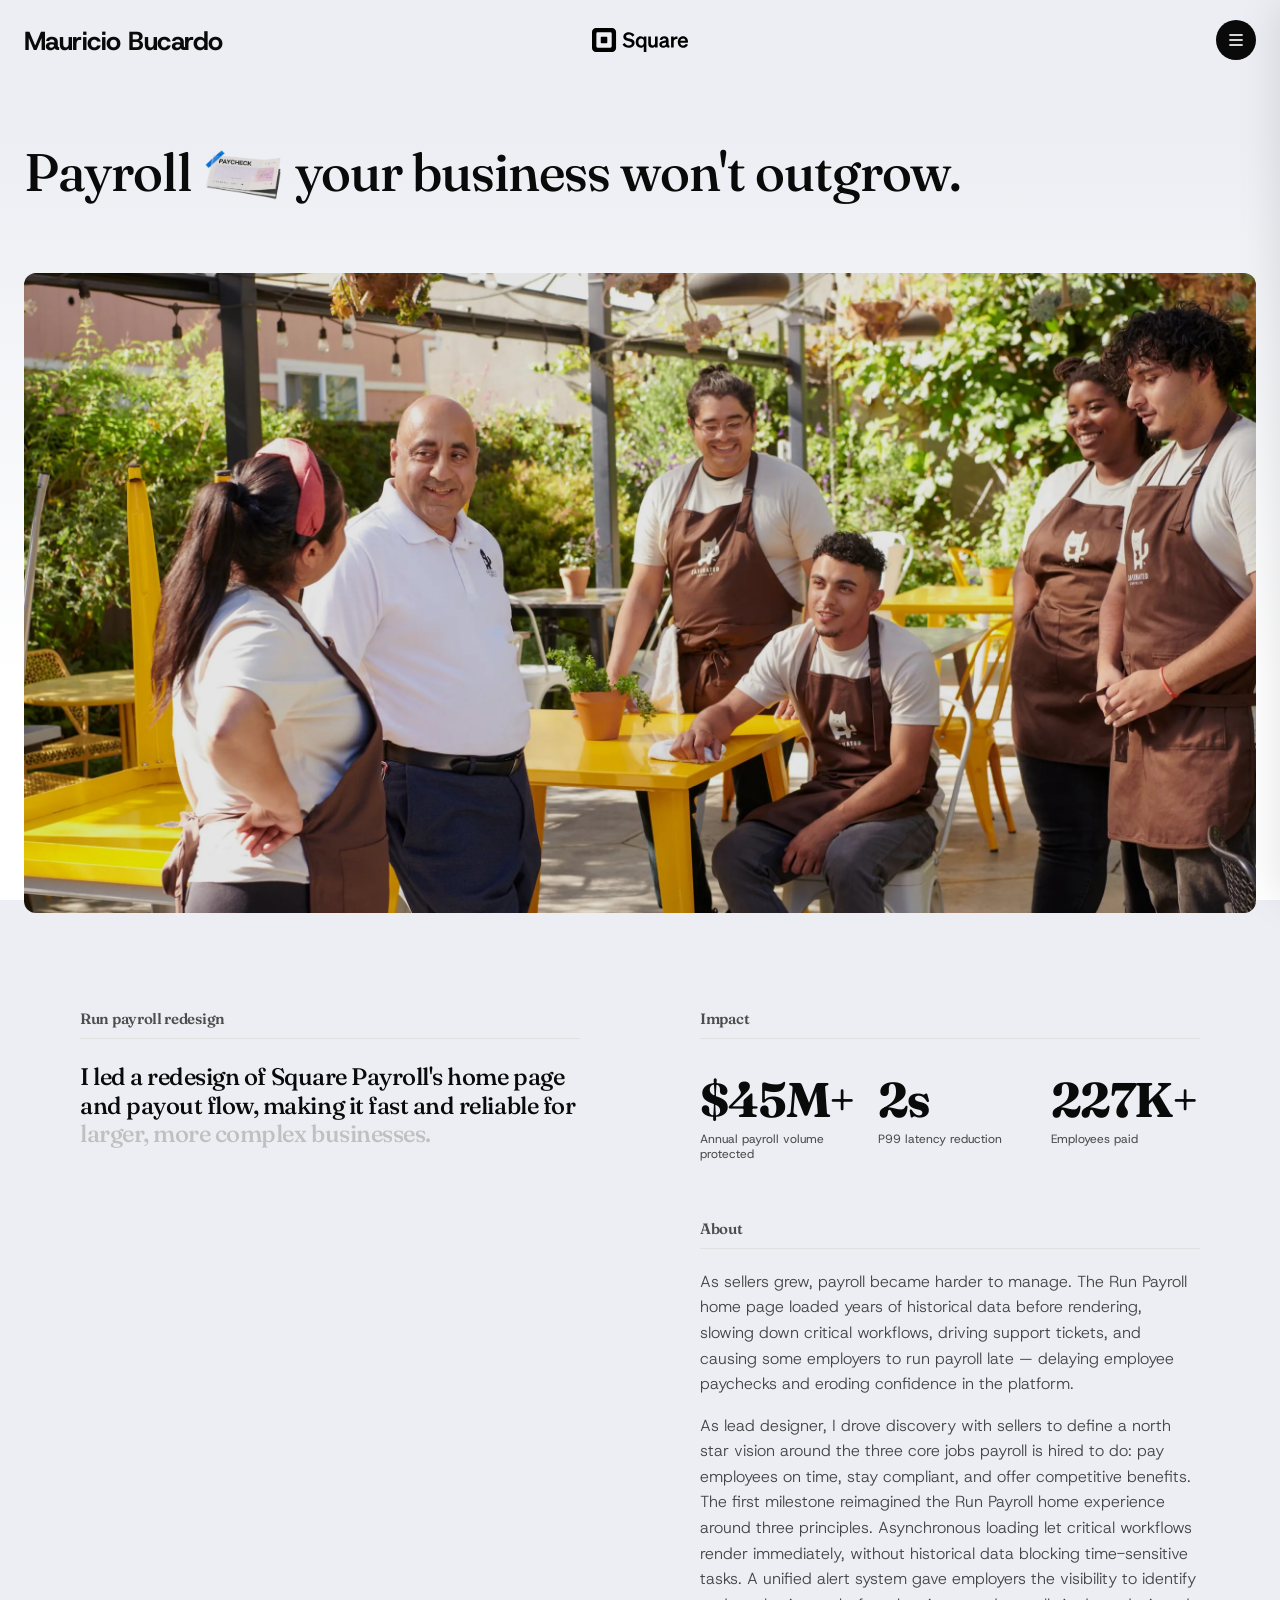
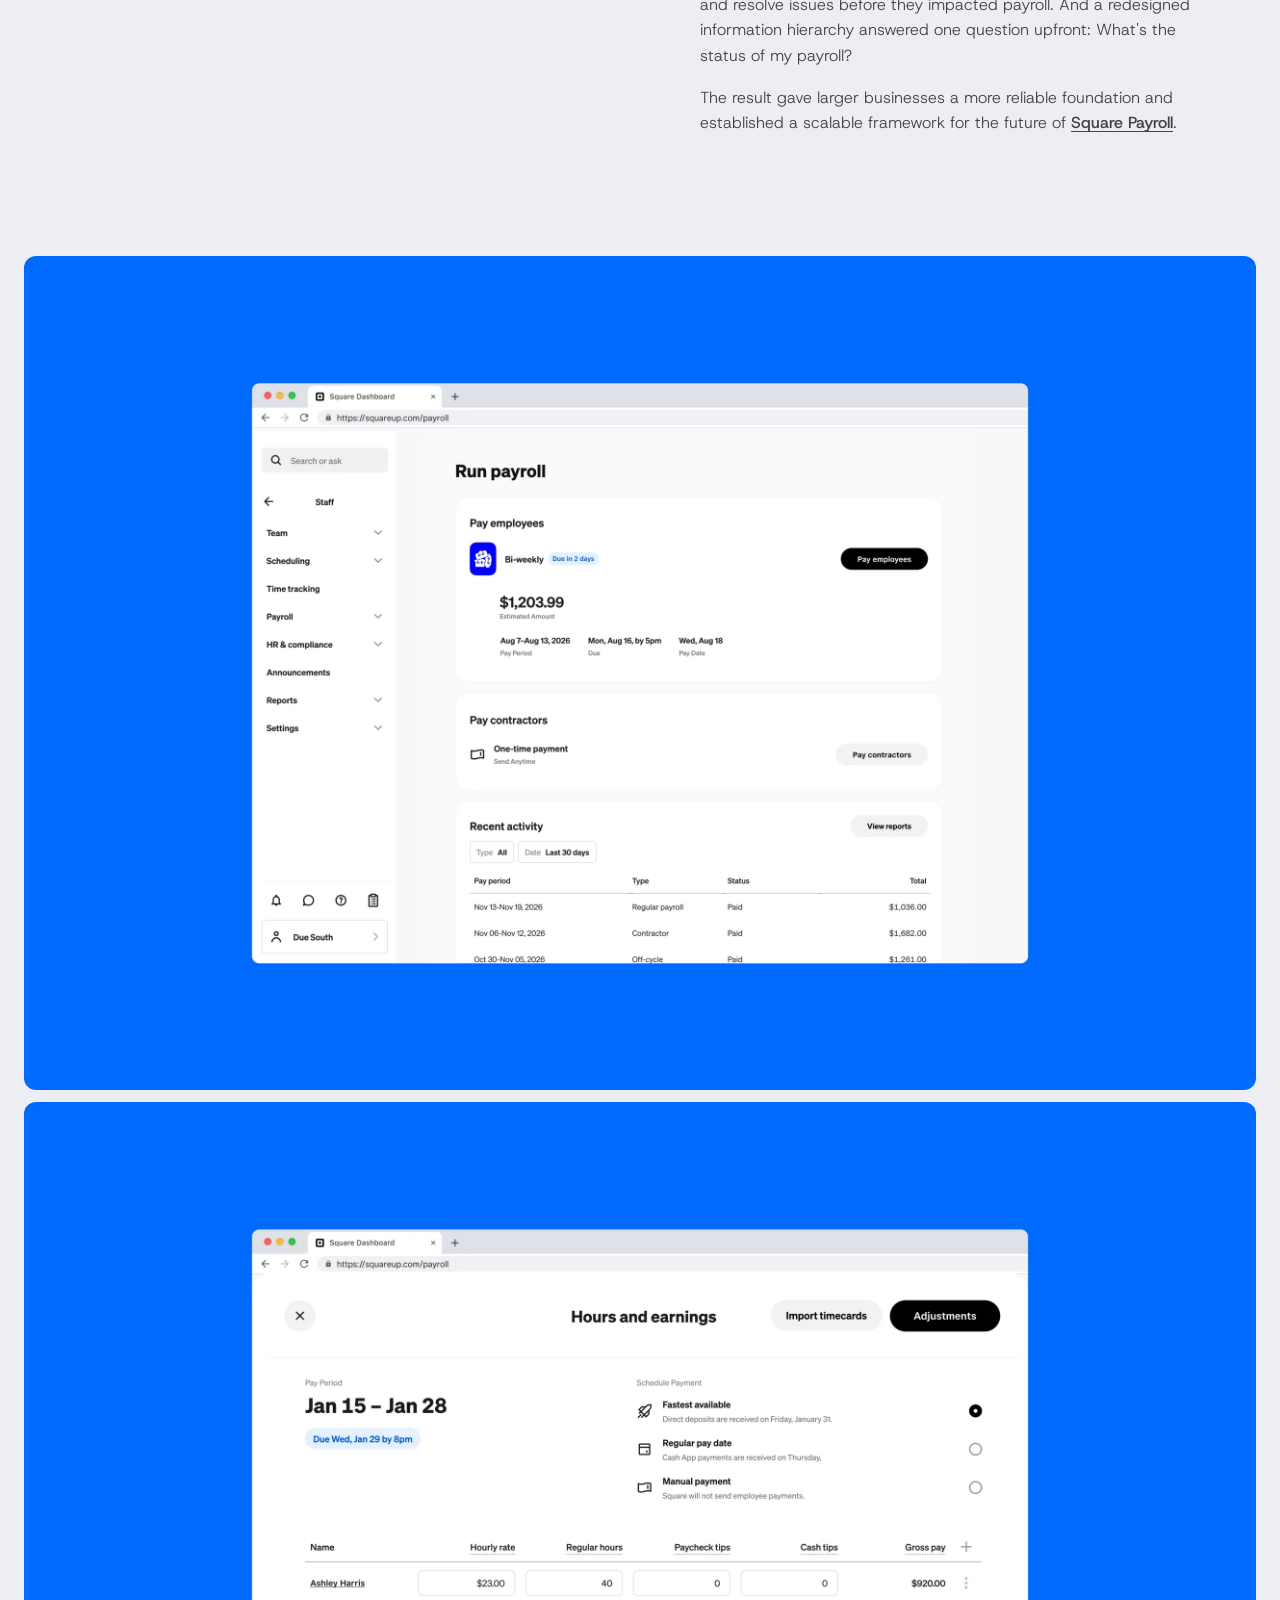
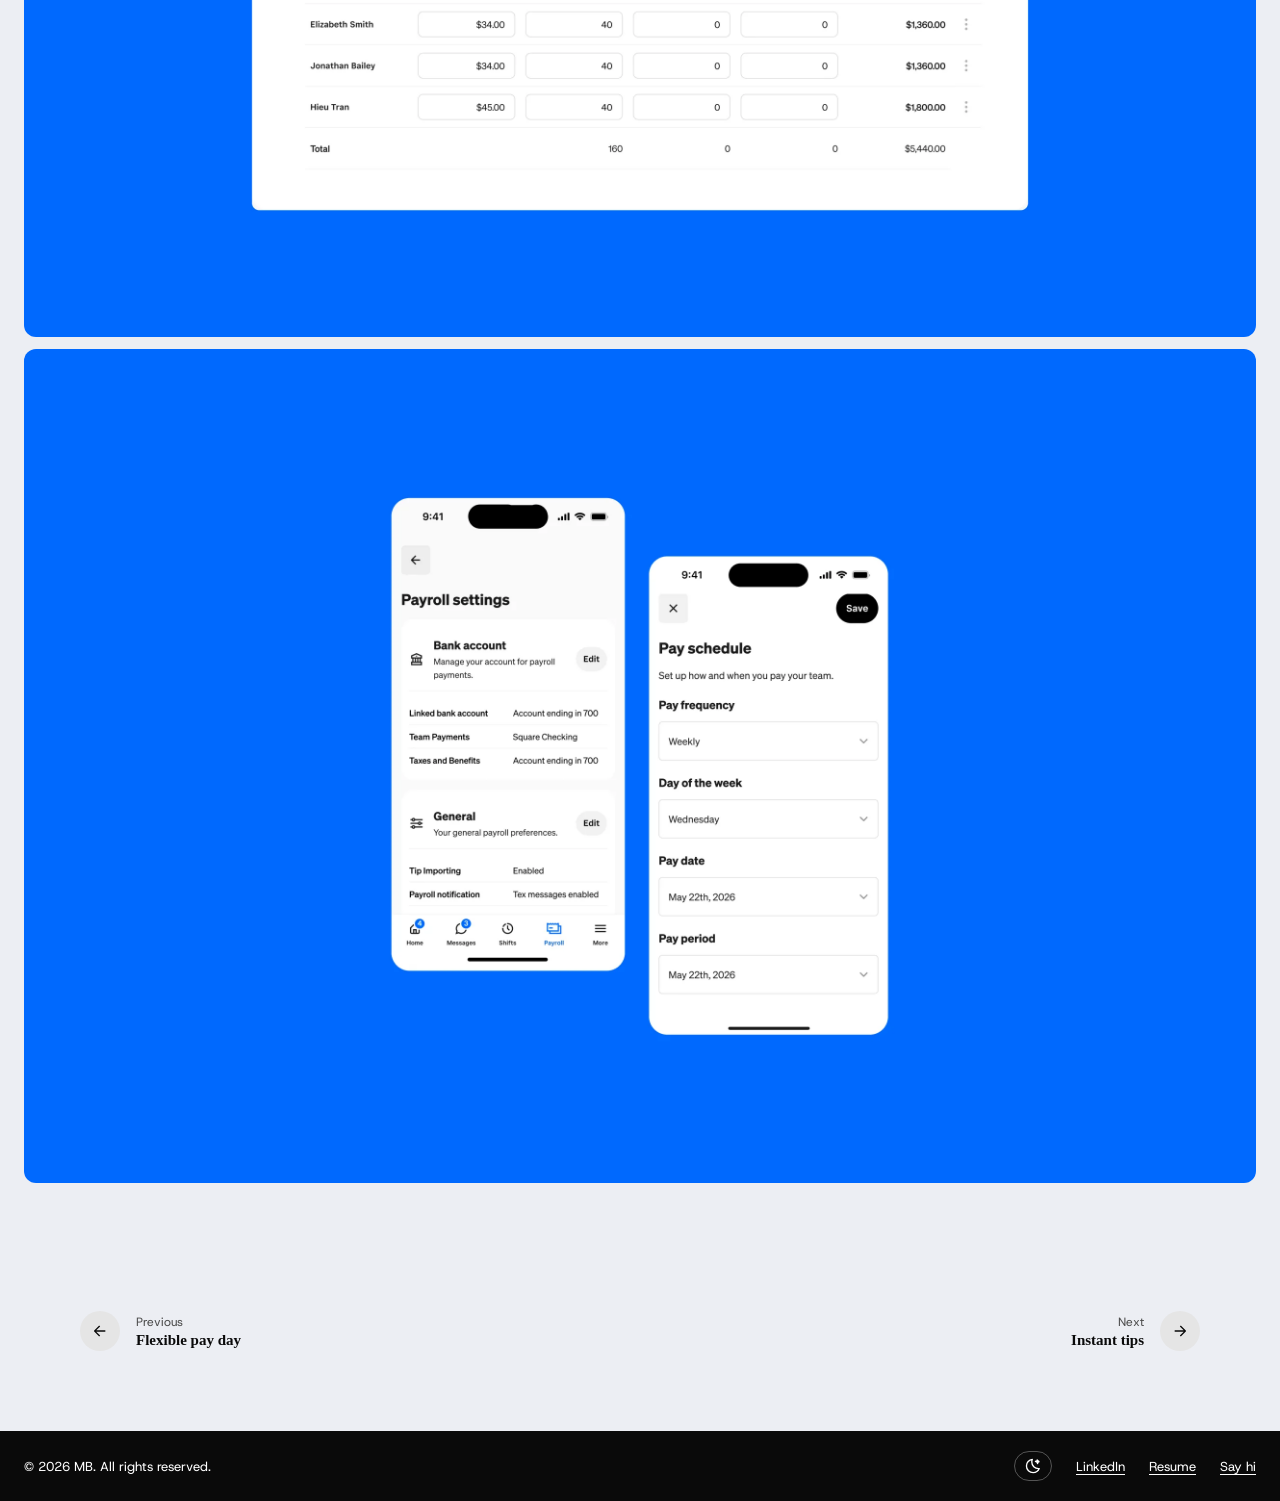
<file: square.html>
<!DOCTYPE html>
<html lang="en">
<head>
  <meta charset="UTF-8" />
  <script>(function(){var t=localStorage.getItem('theme');if(t==='dark')document.documentElement.setAttribute('data-theme','dark');})();</script>
  <link rel="icon" type="image/svg+xml" href="favicon.svg">
  <meta name="viewport" content="width=device-width, initial-scale=1.0" />
  <title>Square — Mauricio Bucardo</title>
  <meta name="description" content="Mauricio Bucardo led the end-to-end redesign of Square Payroll across desktop, mobile, and the employee-facing pay experience." />
  <meta property="og:title" content="Square Payroll — Mauricio Bucardo" />
  <meta property="og:description" content="End-to-end redesign of the Square Payroll experience across desktop, mobile, and the employee-facing pay experience." />
  <meta property="og:image" content="https://maubucar.com/thumbnailwebsite.png" />
  <meta property="og:url" content="https://maubucar.com/square.html" />
  <meta property="og:type" content="website" />
  <meta name="twitter:card" content="summary_large_image" />
  <meta name="twitter:image" content="https://maubucar.com/thumbnailwebsite.png" />
  <link rel="preconnect" href="https://fonts.googleapis.com">
  <link rel="preconnect" href="https://fonts.gstatic.com" crossorigin>
  <link href="https://fonts.googleapis.com/css2?family=Fraunces:ital,opsz,wght@0,9..144,100..900;1,9..144,100..900&family=Funnel+Display:wght@300..800&family=Host+Grotesk:ital,wght@0,300..800;1,300..800&family=Source+Serif+4:ital,opsz,wght@0,8..60,200..900;1,8..60,200..900&display=swap" rel="stylesheet">
  <link rel="stylesheet" href="case-study.css">
</head>
<body>

  <header>
    <a href="index.html" class="back"><span class="back-full">Mauricio Bucardo</span><span class="back-short">MB</span></a>
    <div class="header-brand" id="header-brand">
      <img src="images/square-logo.svg" alt="Square" style="height:24px;width:auto;">
    </div>
    <div class="header-right"><button class="menu-toggle-btn" id="menu-toggle-btn" aria-label="Toggle menu"><svg width="20" height="20" viewBox="0 0 24 24" fill="none" xmlns="http://www.w3.org/2000/svg"><path d="M20 19H4V17H20V19Z" fill="white"/><path d="M20 13H4V11H20V13Z" fill="white"/><path d="M20 7H4V5H20V7Z" fill="white"/></svg></button></div>
  </header>

  <section class="hero">
    <h1>Payroll your business won't outgrow.</h1>
  </section>

  <section class="hero-image-section">
    <img fetchpriority="high" decoding="async" src="images/payrollhero.webp" alt="Square Payroll" class="hero-full-img">
  </section>

  <section class="content-section">
    <div class="content-left">
      <h3>Run payroll redesign</h3>
      <h2>I led a redesign of Square Payroll's home page and payout flow, making it fast and reliable for larger, more complex businesses.</h2>
    </div>
    <div class="content-right">
      <div class="content-block">
        <h3>Impact</h3>
        <div class="stats">
          <div class="stat-item">
            <span class="stat-value">$45M+</span>
            <div class="stat-label">Annual payroll volume protected</div>
          </div>
          <div class="stat-item">
            <span class="stat-value">&lt;1s</span>
            <div class="stat-label">P99 latency reduction</div>
          </div>
          <div class="stat-item">
            <span class="stat-value">250K+</span>
            <div class="stat-label">Employees paid</div>
          </div>
        </div>
      </div>
      <div class="content-block">
        <h3>About</h3>
        <div class="hero-body">
        <p>As sellers grew, payroll became harder to manage. The Run Payroll home page loaded years of historical data before rendering, slowing down critical workflows, driving support tickets, and causing some employers to run payroll late — delaying employee paychecks and eroding confidence in the platform.</p>
        <p>As lead designer, I drove discovery with sellers to define a north star vision around the three core jobs payroll is hired to do: pay employees on time, stay compliant, and offer competitive benefits. The first milestone reimagined the Run Payroll home experience around three principles. Asynchronous loading let critical workflows render immediately, without historical data blocking time-sensitive tasks. A unified alert system gave employers the visibility to identify and resolve issues before they impacted payroll. And a redesigned information hierarchy answered one question upfront: What's the status of my payroll?</p>
        <p>The result gave larger businesses a more reliable foundation and established a scalable framework for the future of <a href="https://squareup.com/us/en/payroll" target="_blank">Square Payroll</a>.</p>
        </div>
      </div>
    </div>
  </section>

  <section class="gallery-section">
    <div class="gallery-grid">
      <div class="gallery-item" data-label="Employers needed a clear summary of what's owed before committing to running payroll."><img width="2560" height="1734" loading="lazy" decoding="async" src="images/square1.webp" alt="Square Payroll home"></div>
      <div class="gallery-item" data-label="The run flow had to surface errors early so employers could fix them before pay day."><img width="2560" height="1734" loading="lazy" decoding="async" src="images/square2.webp" alt="Run payroll flow"></div>
      <div class="gallery-item" data-label="Setup guided new employers through their first payroll without requiring outside help."><img width="2560" height="1734" loading="lazy" decoding="async" src="images/square3.webp" alt="Payroll setup"></div>
      <div class="gallery-item"></div>
    </div>
  </section>


  <nav class="cs-nav">
    <a href="square-flexible-pay.html" class="cs-nav-prev">
      <div class="cs-nav-arrow"><svg width="16" height="16" viewBox="0 0 24 24" fill="none" xmlns="http://www.w3.org/2000/svg"><path d="M3.2925 11.2925C3.10512 11.4799 2.99965 11.7345 2.99951 11.9995C2.99952 12.2645 3.10521 12.519 3.2925 12.7065L10.7925 20.2065L12.2065 18.7925L6.4136 12.9995H20V10.9995H6.4136L12.2065 5.20654L10.7925 3.79248L3.2925 11.2925Z" fill="currentColor"/></svg></div>
      <div class="cs-nav-label">
        <span class="cs-nav-direction">Previous</span>
        <span class="cs-nav-name">Flexible pay day</span>
      </div>
    </a>
    <a href="cash-app.html" class="cs-nav-next">
      <div class="cs-nav-label">
        <span class="cs-nav-direction">Next</span>
        <span class="cs-nav-name">Instant tips</span>
      </div>
      <div class="cs-nav-arrow"><svg width="16" height="16" viewBox="0 0 24 24" fill="none" xmlns="http://www.w3.org/2000/svg"><path d="M20.7075 11.2925C20.8949 11.4799 21.0004 11.7345 21.0005 11.9995C21.0005 12.2645 20.8948 12.519 20.7075 12.7065L13.2075 20.2065L11.7935 18.7925L17.5864 12.9995H4.00049V10.9995H17.5864L11.7935 5.20654L13.2075 3.79248L20.7075 11.2925Z" fill="currentColor"/></svg></div>
    </a>
  </nav>

  <footer>
    <span>&copy; 2026 MB. All rights reserved.</span>
    <div class="footer-right">
      <button id="dark-toggle" onclick="toggleDark()" class="footer-toggle" aria-label="Toggle dark mode" onmouseover="this.style.opacity=.6" onmouseout="this.style.opacity=1">
        <span id="theme-icon-wrap">
          <svg id="icon-moon" width="16" height="16" viewBox="0 0 24 24" fill="none" xmlns="http://www.w3.org/2000/svg"><path d="M18.8135 5.17542H18.8258M12.2017 21.9724C6.66452 21.9724 2.17578 17.4837 2.17578 11.9465C2.17578 6.81609 6.02936 2.5857 10.9999 1.99194C10.4828 3.20116 10.1965 4.53265 10.1965 5.93101C10.1965 11.4682 14.6852 15.9569 20.2224 15.9569C20.6291 15.9569 21.0301 15.9327 21.4241 15.8856C19.8935 19.4646 16.3404 21.9724 12.2017 21.9724ZM18.8258 2L19.6835 4.31776L22.0012 5.17542L19.6835 6.03307L18.8258 8.35083L17.9682 6.03307L15.6504 5.17542L17.9682 4.31776L18.8258 2ZM19.4285 5.17542C19.4285 5.51509 19.1532 5.79045 18.8135 5.79045C18.4738 5.79045 18.1985 5.51509 18.1985 5.17542C18.1985 4.83574 18.4738 4.56038 18.8135 4.56038C19.1532 4.56038 19.4285 4.83574 19.4285 5.17542Z" stroke="currentColor" stroke-width="2" stroke-linecap="round" stroke-linejoin="round"/></svg>
          <svg id="icon-sun" width="16" height="16" viewBox="0 0 24 24" fill="none" xmlns="http://www.w3.org/2000/svg" style="transform:translateY(100%);"><path d="M12 2V4M12 20V22M2 12H4M20 12H22M4.92969 4.92896L6.3439 6.34317M17.6562 17.6569L19.0705 19.0711M4.92969 19.071L6.3439 17.6568M17.6562 6.34314L19.0705 4.92893M17 12C17 14.7614 14.7614 17 12 17C9.23858 17 7 14.7614 7 12C7 9.23858 9.23858 7 12 7C14.7614 7 17 9.23858 17 12Z" stroke="currentColor" stroke-width="2" stroke-linecap="round" stroke-linejoin="round"/></svg>
        </span>
      </button>
      <div class="footer-links">
        <a href="https://www.linkedin.com/in/mauricio-bucardo-44296486/" target="_blank" class="footer-link" onmouseover="this.style.opacity=.6" onmouseout="this.style.opacity=1">LinkedIn</a>
        <a href="resume.pdf" target="_blank" class="footer-link" onmouseover="this.style.opacity=.6" onmouseout="this.style.opacity=1">Resume</a>
        <a href="mailto:mauricio.bucardo@gmail.com" class="footer-link" onmouseover="this.style.opacity=.6" onmouseout="this.style.opacity=1">Say hi</a>
      </div>
    </div>
  </footer>

  <div id="cursor-dot"></div>

  <script>
    window.CS_H1_ASSET = { src: 'images/payrollhomeasset.webp', afterWord: 'Payroll', height: 0.96 };
    window.CS_STATS = [
      { target: 45, prefix: '$', suffix: 'M+' },
      { countdown: true },
      { target: 250, suffix: 'K+' }
    ];
  </script>
  <script src="case-study.js"></script>

  <div class="nav-floating-menu" id="nav-floating-menu">
    <button class="nav-menu-item" id="all-work-btn">All work</button>
    <button class="nav-menu-item" id="mind-btn">About me</button>
  </div>

  <div class="blade-overlay" id="blade-overlay"></div>
  <div class="blade" id="blade">
    <div class="blade-header">
      <button class="blade-close" id="blade-close">
        <svg width="16" height="16" viewBox="0 0 24 24" fill="none" xmlns="http://www.w3.org/2000/svg">
          <path d="M18 7.41L16.59 6L12 10.59L7.41 6L6 7.41L10.59 12L6 16.59L7.41 18L12 13.41L16.59 18L18 16.59L13.41 12L18 7.41Z" fill="currentColor"/>
        </svg>
      </button>
      <div class="blade-tabs">
        <button class="blade-tab active" id="tab-work">All work</button>
        <button class="blade-tab" id="tab-mind">About me</button>
        <div class="blade-tabs-underline" id="tabs-underline"></div>
      </div>
    </div>
    <div class="blade-panel active" id="panel-work">
      <div class="blade-list">
        <div class="blade-group blue">
          <span class="blade-group-label">Square</span>
          <a href="square.html" class="blade-link"><span>Run payroll redesign</span><span class="blade-link-year">2026</span></a>
          <a href="square-staff-setup.html" class="blade-link"><span>Payroll onboarding</span><span class="blade-link-year">2025</span></a>
          <a href="square-flexible-pay.html" class="blade-link"><span>Flexible pay day</span><span class="blade-link-year">2025</span></a>
          <a href="square-staff-team.html" class="blade-link"><span>Team list unification</span><span class="blade-link-year">2024</span></a>
        </div>
        <div class="blade-group green">
          <span class="blade-group-label">Cash App</span>
          <a href="cash-app.html" class="blade-link"><span>Instant tips</span><span class="blade-link-year">2026</span></a>
        </div>
        <div class="blade-group yellow">
          <span class="blade-group-label">Credit One</span>
          <a href="credit-one.html" class="blade-link"><span>Mobile app redesign</span><span class="blade-link-year">2023</span></a>
        </div>
        <div class="blade-group red">
          <span class="blade-group-label">State Farm</span>
          <a href="state-farm.html" class="blade-link"><span>File claiming experience</span><span class="blade-link-year">2023</span></a>
        </div>
      </div>
    </div>
    <div class="blade-panel" id="panel-mind">
      <div class="blade-list">
        <div class="mind-section">
          <div id="headshot-wrap" style="width:140px;height:140px;border-radius:50%;overflow:hidden;margin:0 auto 16px;cursor:none;">
            <img src="images/headshot.webp" alt="Mau" id="headshot-img" style="width:100%;height:100%;object-fit:cover;display:block;transition:transform 0.7s cubic-bezier(0.77,0,0.19,1);">
          </div>
          <p style="font-family:'Fraunces',serif;font-size:15px;line-height:1.7;color:var(--text);margin-bottom:12px;">I have a background in advertising and marketing, and found my way into product design through motion graphics. These days, I still occasionally <a href="https://www.instagram.com/mauricio.bucardo/" target="_blank" style="color:inherit;text-underline-offset:3px;">animate things just for fun</a>.</p>
          <p style="font-family:'Fraunces',serif;font-size:15px;line-height:1.7;color:var(--text);margin-bottom:12px;">Outside of work, you'll usually find me <a href="https://www.instagram.com/maubucardo/" target="_blank" style="color:inherit;text-underline-offset:3px;">traveling</a>, hiking, playing tennis, or somewhere at a <a href="https://soundcloud.com/you/sets" target="_blank" style="color:inherit;text-underline-offset:3px;">music festival</a>. I'm also an avid gamer, and a lot of my inspiration comes from experiences that spark wonder and delight.</p>
          <p style="font-family:'Fraunces',serif;font-size:15px;line-height:1.7;color:var(--text);">Here are a few things I've been into lately.</p>
        </div>
        <div class="mind-section">
          <span class="mind-label"><svg width="20" height="20" viewBox="0 0 24 24" fill="none" xmlns="http://www.w3.org/2000/svg"><path d="M18.7598 4C23.0798 8.41 23.0798 15.59 18.7598 20L17.2803 18.5498C20.8101 14.9398 20.8102 9.06991 17.2803 5.45996L18.7598 4Z" fill="black"/><path fill-rule="evenodd" clip-rule="evenodd" d="M11.2461 5.32715C12.0218 4.91762 12.9999 5.47319 13 6.39258V17.6074C12.9999 18.5881 11.8869 19.1549 11.0938 18.5781L6.17578 15H3.7002C3.03745 15 2.5 14.4625 2.5 13.7998V10.2002C2.5 9.53745 3.03745 9 3.7002 9H6.17578L11.0938 5.42188L11.2461 5.32715ZM7.14062 10.7705C6.93554 10.9196 6.68814 11 6.43457 11H4.5V13H6.43457C6.68814 13 6.93554 13.0804 7.14062 13.2295L11 16.0352V7.96387L7.14062 10.7705Z" fill="black"/><path d="M15.6006 7.24023C18.1703 9.86021 18.1704 14.1406 15.6006 16.7705L14.1201 15.3203C15.9101 13.4903 15.91 10.5204 14.1201 8.69043L15.6006 7.24023Z" fill="black"/></svg>On repeat</span>
          <div class="mind-embed" style="margin-top:0;">
            <iframe width="100%" height="160" scrolling="no" frameborder="no" allow="autoplay; encrypted-media" src="https://w.soundcloud.com/player/?url=https%3A//api.soundcloud.com/tracks/soundcloud%253Atracks%253A2115508632&color=%23ff5500&auto_play=false&hide_related=false&show_comments=false&show_user=true&show_reposts=false&show_teaser=false&visual=true" style="border-radius:12px;display:block;"></iframe>
          </div>
        </div>
        <div class="mind-section">
          <span class="mind-label"><svg width="20" height="20" viewBox="0 0 24 24" fill="none" xmlns="http://www.w3.org/2000/svg"><path d="M14.957 13.5425L13.543 14.9566L9.04295 10.4566L10.457 9.04249L14.957 13.5425Z" fill="black"/><path fill-rule="evenodd" clip-rule="evenodd" d="M12.3691 1.22413C12.7619 0.90378 13.3409 0.926374 13.707 1.29249L16.707 4.29249C17.0975 4.68301 17.0975 5.31603 16.707 5.70655L16.6211 5.79249C16.2308 6.18298 16.2308 6.81607 16.6211 7.20655L16.793 7.37843C17.1834 7.76875 17.8165 7.76875 18.207 7.37843L18.293 7.29249L18.3691 7.22413C18.7619 6.90378 19.3409 6.92637 19.707 7.29249L22.707 10.2925C23.0975 10.683 23.0975 11.316 22.707 11.7066L11.707 22.7066C11.3165 23.0971 10.6835 23.0971 10.293 22.7066L7.29295 19.7066C6.90243 19.316 6.90243 18.683 7.29295 18.2925L7.37889 18.2066C7.76921 17.8161 7.76921 17.183 7.37889 16.7925L7.20702 16.6206C6.81653 16.2303 6.18344 16.2303 5.79295 16.6206L5.70702 16.7066C5.31649 17.0971 4.68348 17.0971 4.29295 16.7066L1.29295 13.7066C0.90243 13.316 0.90243 12.683 1.29295 12.2925L12.293 1.29249L12.3691 1.22413ZM3.41405 12.9995L5.09276 14.6782C6.22672 14.0755 7.66571 14.2513 8.62108 15.2066L8.79295 15.3784C9.74809 16.3337 9.9228 17.7719 9.3203 18.9058L11 20.5855L20.5859 10.9995L18.9062 9.31983C17.7723 9.92234 16.3342 9.74763 15.3789 8.79249L15.207 8.62062C14.2518 7.66524 14.076 6.22626 14.6787 5.09229L13 3.41358L3.41405 12.9995Z" fill="black"/></svg>Obsessed with</span>
          <div class="mind-embed" style="margin-top:0;">
            <iframe width="100%" height="180" src="https://www.youtube.com/embed/XSCWFAL-4XQ" frameborder="0" allow="accelerometer; autoplay; clipboard-write; encrypted-media; gyroscope; picture-in-picture" allowfullscreen style="border-radius:12px;display:block;"></iframe>
          </div>
        </div>
        <div class="mind-section">
          <span class="mind-label"><svg width="20" height="20" viewBox="0 0 24 24" fill="none" xmlns="http://www.w3.org/2000/svg"><path fill-rule="evenodd" clip-rule="evenodd" d="M15.5005 13C15.8515 13.0002 16.1773 13.1844 16.3579 13.4854L20.8579 20.9854C21.0429 21.2942 21.048 21.6798 20.8706 21.9932C20.6931 22.3062 20.3604 22.4998 20.0005 22.5H10.9995C10.6396 22.4998 10.3069 22.3062 10.1294 21.9932C9.952 21.6798 9.95707 21.2942 10.1421 20.9854L14.6431 13.4854L14.7173 13.3779C14.9055 13.1409 15.1932 13 15.5005 13ZM12.7661 20.5H18.2339L15.5005 15.9434L12.7661 20.5Z" fill="black"/><path fill-rule="evenodd" clip-rule="evenodd" d="M10.103 7.50488C10.6069 7.55646 11.0005 7.9825 11.0005 8.5V15.5C11.0003 16.0519 10.5524 16.4997 10.0005 16.5H2.99951C2.73447 16.4999 2.4799 16.3945 2.29248 16.207C2.10506 16.0196 1.99962 15.765 1.99951 15.5L2.00049 8.5C2.00049 7.94772 2.4482 7.5 3.00049 7.5H10.0005L10.103 7.50488ZM3.99951 14.5H8.99951L9.00049 9.5H4.00049L3.99951 14.5Z" fill="black"/><path fill-rule="evenodd" clip-rule="evenodd" d="M18.0005 1C20.7617 1.00026 23.0005 3.23874 23.0005 6C23.0002 8.76104 20.7615 10.9997 18.0005 11C15.2392 11 13.0008 8.7612 13.0005 6C13.0005 3.23858 15.2391 1 18.0005 1ZM18.0005 3C16.3436 3 15.0005 4.34315 15.0005 6C15.0008 7.65663 16.3438 9 18.0005 9C19.657 8.99974 21.0002 7.65647 21.0005 6C21.0005 4.34331 19.6571 3.00026 18.0005 3Z" fill="black"/></svg>Playing right now</span>
          <div class="mind-embed" style="margin-top:0;">
            <iframe width="100%" height="180" src="https://www.youtube.com/embed/8BaMWajtOhw" frameborder="0" allow="accelerometer; autoplay; clipboard-write; encrypted-media; gyroscope; picture-in-picture" allowfullscreen style="border-radius:12px;display:block;"></iframe>
          </div>
        </div>
      </div>
    </div>
  </div>

</body>
</html>
</file>
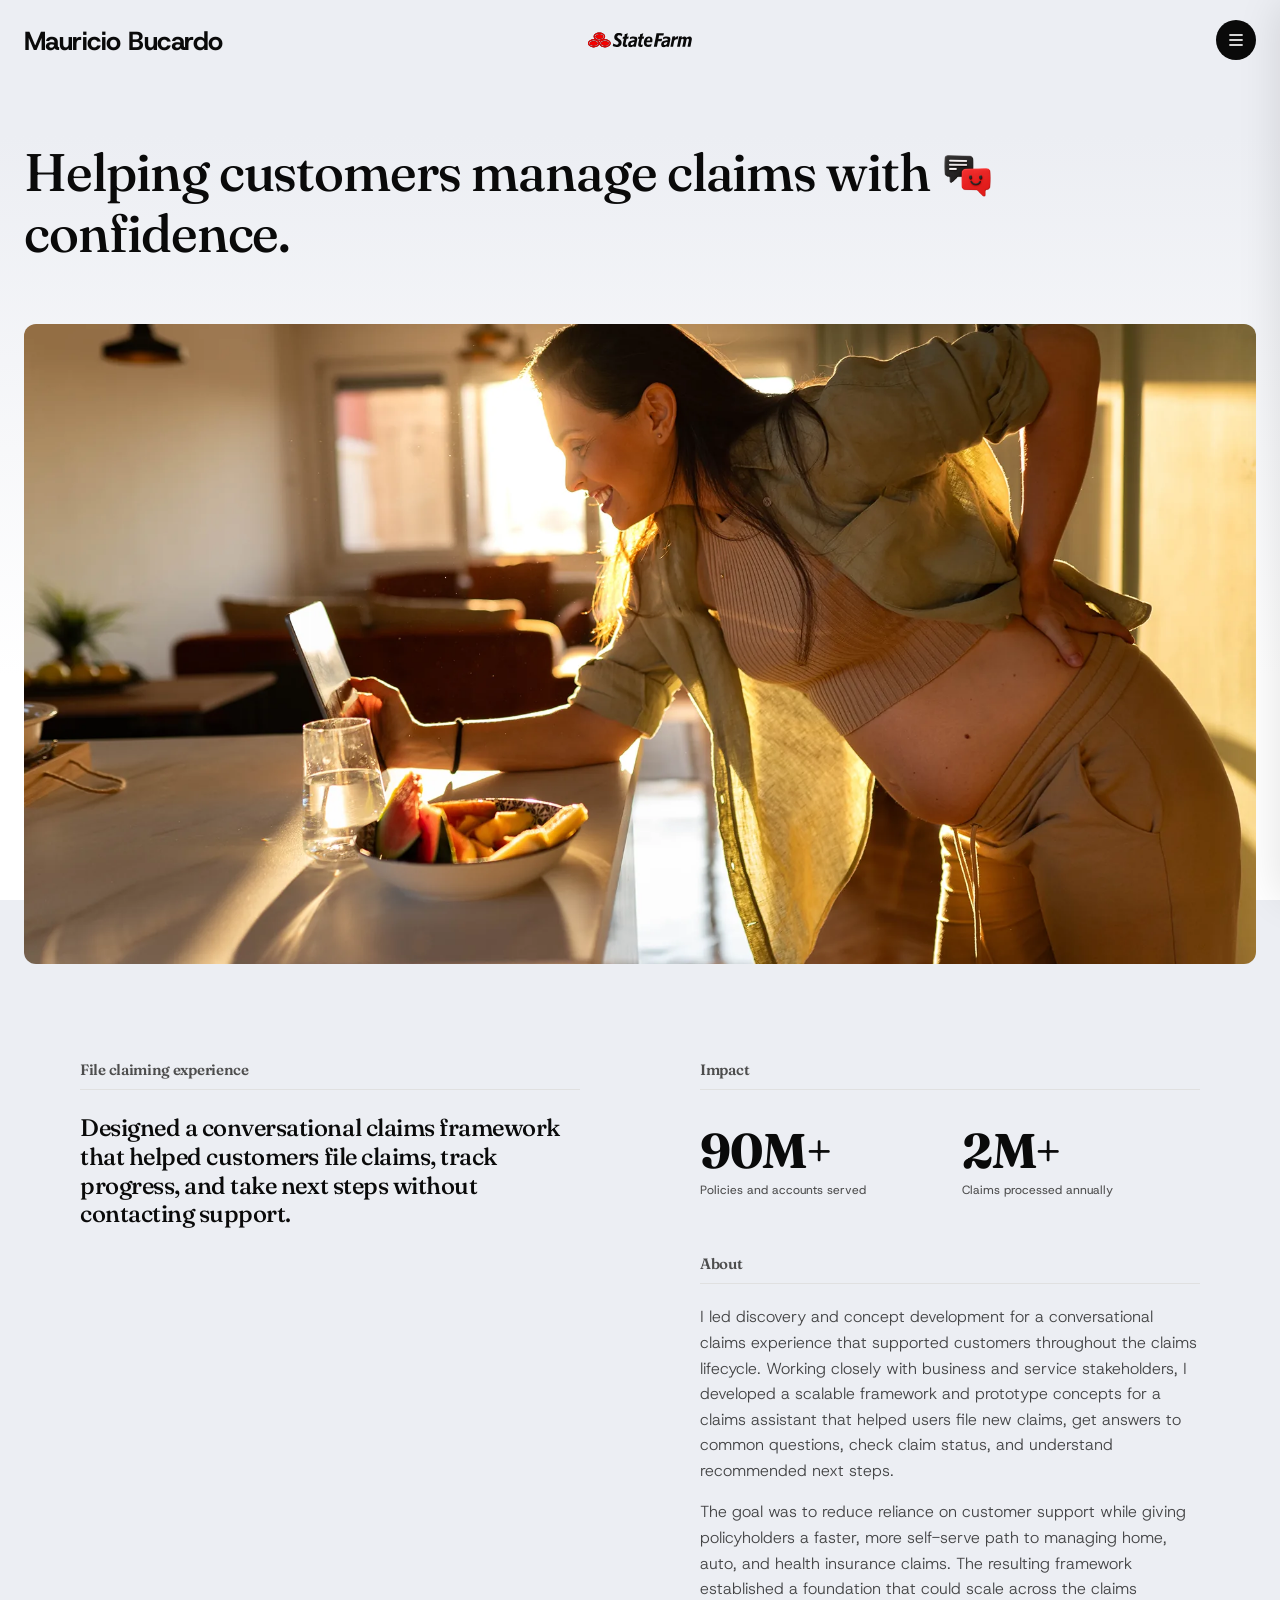
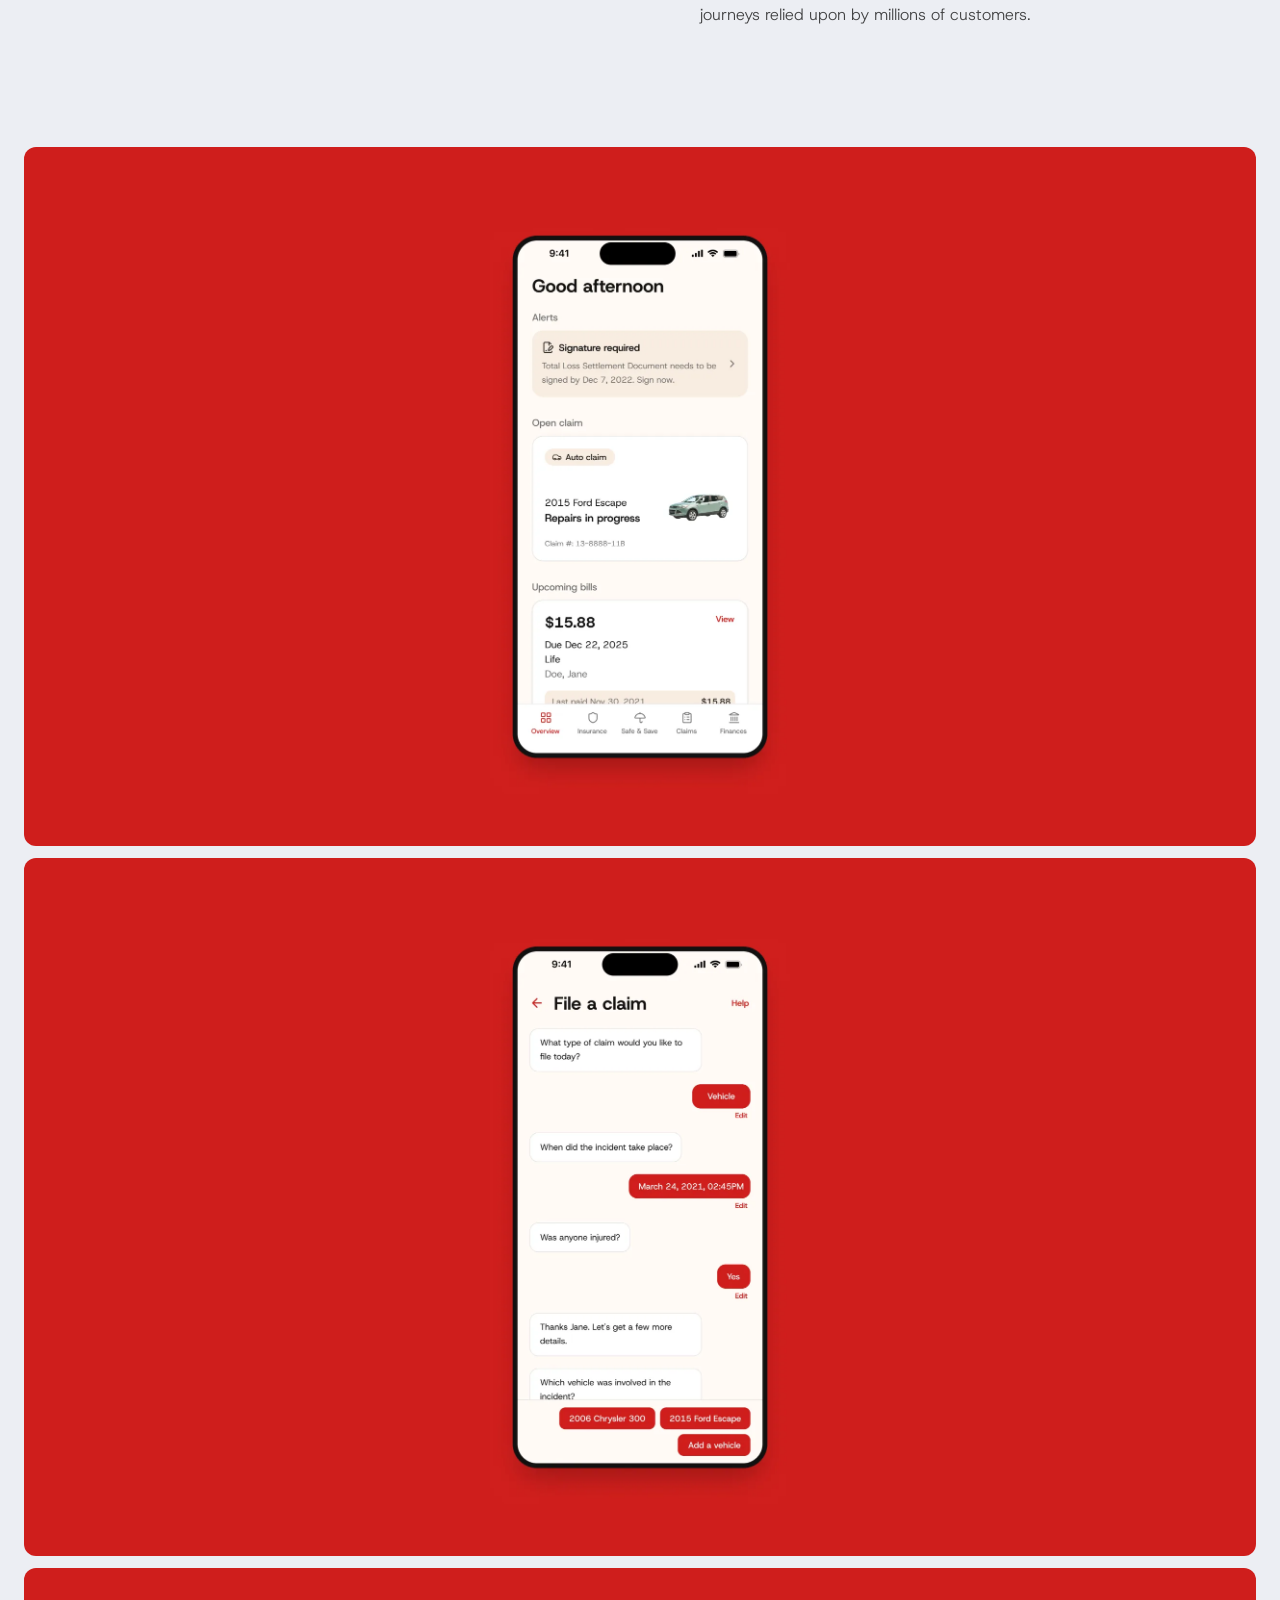
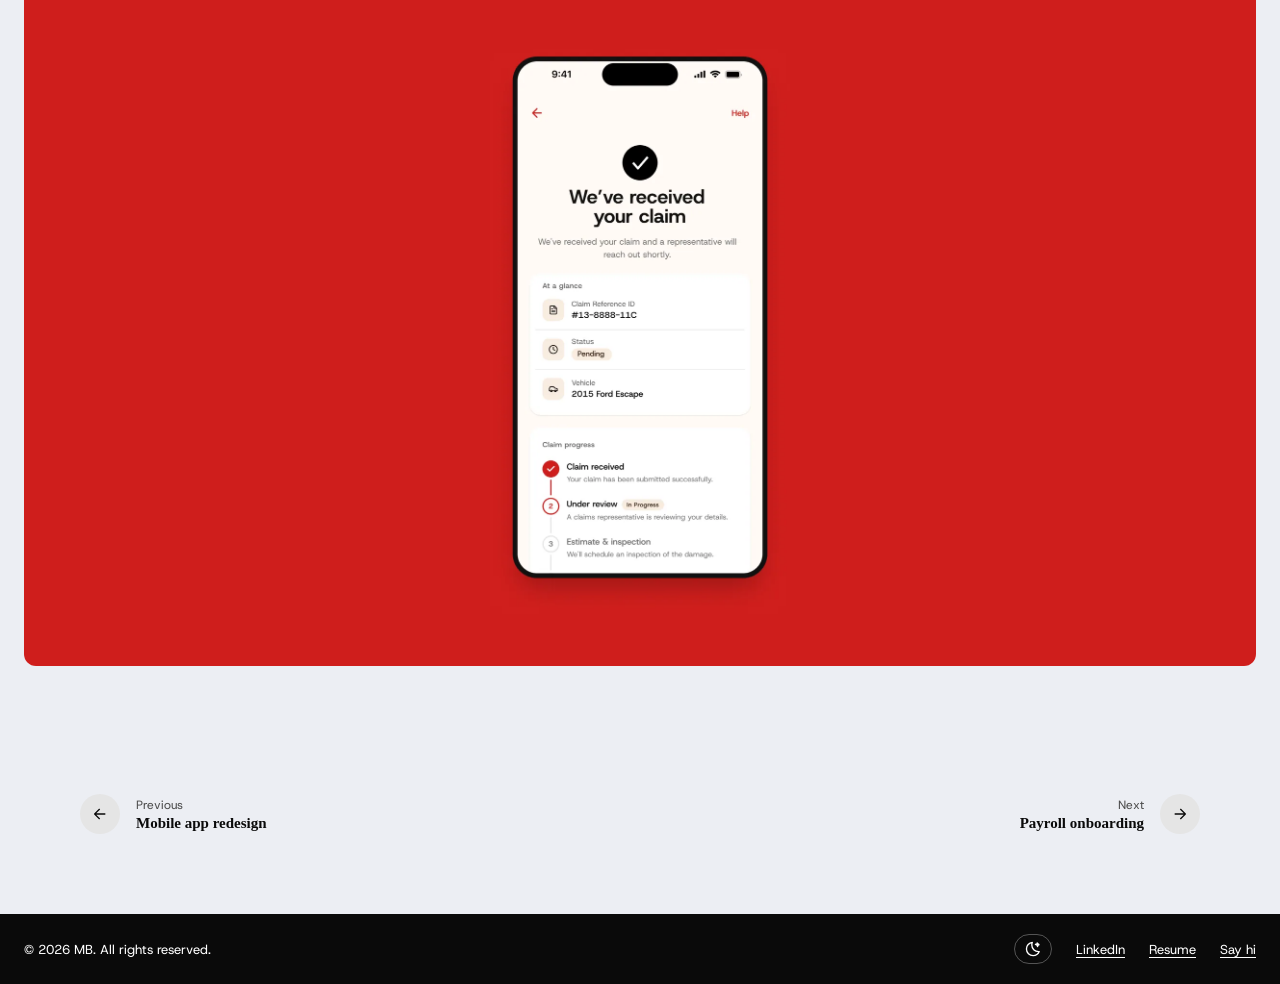
<file: state-farm.html>
<!DOCTYPE html>
<html lang="en">
<head>
  <meta charset="UTF-8" />
  <script>(function(){var t=localStorage.getItem('theme');if(t==='dark')document.documentElement.setAttribute('data-theme','dark');})();</script>
  <link rel="icon" type="image/svg+xml" href="favicon.svg">
  <meta name="viewport" content="width=device-width, initial-scale=1.0" />
  <title>State Farm — Mauricio Bucardo</title>
  <meta name="description" content="Mauricio Bucardo designed a conversational claims framework for State Farm to help customers file claims, track progress, and take next steps without contacting support." />
  <meta property="og:title" content="State Farm — Mauricio Bucardo" />
  <meta property="og:description" content="Designing a conversational claims framework for State Farm to help customers manage claims with confidence." />
  <meta property="og:image" content="https://maubucar.com/thumbnailwebsite.png" />
  <meta property="og:url" content="https://maubucar.com/state-farm.html" />
  <meta property="og:type" content="website" />
  <meta name="twitter:card" content="summary_large_image" />
  <meta name="twitter:image" content="https://maubucar.com/thumbnailwebsite.png" />
  <link rel="preconnect" href="https://fonts.googleapis.com">
  <link rel="preconnect" href="https://fonts.gstatic.com" crossorigin>
  <link href="https://fonts.googleapis.com/css2?family=Fraunces:ital,opsz,wght@0,9..144,100..900;1,9..144,100..900&family=Funnel+Display:wght@300..800&family=Host+Grotesk:ital,wght@0,300..800;1,300..800&family=Source+Serif+4:ital,opsz,wght@0,8..60,200..900;1,8..60,200..900&display=swap" rel="stylesheet">
  <link rel="stylesheet" href="case-study.css">
  <style>
    .sf-logo .logo-base { fill: #0a0a0a; }
    .sf-logo .logo-accent { fill: #F60000; }
    [data-theme="dark"] .sf-logo .logo-base,
    [data-theme="dark"] .sf-logo .logo-accent { fill: #f0f0f0; }
  </style>
</head>
<body>

  <header>
    <a href="index.html" class="back"><span class="back-full">Mauricio Bucardo</span><span class="back-short">MB</span></a>
    <div class="header-brand" id="header-brand">
      <svg class="sf-logo" width="104" height="16" viewBox="0 0 260 37" fill="none" xmlns="http://www.w3.org/2000/svg" aria-label="State Farm">
        <path class="logo-base" d="M157.873 10.8779L157.95 10.7566L157.868 10.8779C156.473 9.9332 154.456 9.49483 152.481 9.49483C148.005 9.49883 144.805 11.684 142.7 14.7539C140.608 17.8331 139.622 21.7997 139.622 25.3307C139.622 27.8822 140.011 30.2619 141.587 32.4098C142.363 33.4584 144.245 35.978 150.328 35.986C154.552 35.9834 156.553 34.9028 157.637 34.2779L157.818 34.0367C158.03 33.1227 158.742 28.9722 159.033 27.9315L158.814 27.7663C156.678 29.4372 154.35 30.6577 151.705 30.6577C149.931 30.6577 148.582 30.242 147.672 29.4398C146.765 28.6444 146.321 27.4679 146.321 26.0102C146.321 25.4732 146.366 24.9829 146.408 24.4459L146.421 24.3193L146.545 24.3154C150.68 24.2114 152.788 24.1555 156.25 24.1555C157.382 24.1555 158.657 24.1608 160.198 24.1728L160.465 23.9889C160.809 22.4047 161.182 20.5926 161.182 18.3634C161.182 16.3848 160.969 12.8672 157.873 10.8779ZM155.134 19.5466L155.111 19.6625L151.058 19.7132L147.051 19.7651L147.088 19.6319L147.107 19.5733C147.188 19.2961 147.276 18.991 147.377 18.6805C147.652 17.8091 148.046 16.8605 148.744 15.9904C148.867 15.8425 148.995 15.6906 149.132 15.5494C150.374 14.2089 151.55 14.0011 152.311 14.0011C153.384 14.0011 154.17 14.4248 154.675 15.055C154.76 15.1656 154.832 15.2735 154.902 15.3975C155.151 15.8172 155.304 16.2942 155.359 16.7938C155.386 16.9724 155.396 17.1603 155.396 17.3401C155.397 18.089 155.262 18.8244 155.134 19.5466ZM139.398 15.043L139.123 15.3122L135.132 15.2109L133.284 23.7997C133.029 24.8763 132.465 27.5638 132.465 28.4299C132.459 29.2386 132.768 29.7903 133.2 30.118C133.627 30.4498 134.162 30.5591 134.64 30.5604C135.749 30.5604 136.137 30.2553 136.877 29.9768L137.007 30.0967L136.026 35.044L135.689 35.3678C134.322 35.6529 133.306 35.8874 131.868 35.8874C128.156 35.8661 125.476 34.6363 125.461 30.3659C125.461 28.3672 126.279 24.7284 126.888 22.0236L128.361 15.2056L125.227 15.3109L125.038 15.0417L125.955 10.237L126.24 10.0824H129.423L130.696 3.75476L130.945 3.47762C134.132 2.67284 135.051 2.2851 137.955 1.34175L138.109 1.5123L137.147 5.58817L136.149 10.1784L140.237 10.0545L140.343 10.265L139.398 15.043ZM188.611 6.93792L188.391 7.17909L177.86 7.15377L176.147 15.8265L185.363 15.552L185.499 15.7679C184.741 18.2608 184.565 18.9657 184.055 21.1402L183.821 21.36L175.057 21.3414L173.906 27.3586L172.448 35.1733L172.253 35.3531L164.705 35.545L164.614 35.3531L165.922 28.7004L167.924 19.3081C169.433 12.0104 169.865 9.68004 171.292 1.72948L171.519 1.51097H182.547L189.551 1.32976L189.686 1.51097L188.611 6.93792ZM203.488 11.159C202.023 10.1397 199.685 9.61608 196.478 9.61608C194.894 9.61608 193.297 9.76665 191.693 10.0664C190.26 10.3356 189.37 10.5634 188.613 10.778L188.405 10.9858L187.364 16.2475L187.7 16.4474C188.368 16.1436 189.348 15.7705 190.642 15.3188C191.965 14.8592 193.182 14.6287 194.281 14.6287C195.889 14.6287 197.115 14.8458 197.948 15.2949C198.806 15.7506 199.422 16.7512 199.418 17.8518C199.418 18.1236 199.395 18.3621 199.357 18.5779C199.315 18.7805 199.29 18.9297 199.279 19.015L199.261 19.1269C199.261 19.1269 198.742 19.1629 198.189 19.2095C197.825 19.2442 197.361 19.2961 196.823 19.3574C195.944 19.4507 194.933 19.5733 194.05 19.7198C191.934 20.0676 185.977 20.983 184.19 24.9203C182.316 28.1461 182.636 32.4258 184.476 34.5084C185.126 35.2452 186.115 35.9381 187.453 36.2045L187.45 36.2085C187.508 36.2285 187.713 36.2538 187.759 36.2645C192.91 37.0506 196.605 32.6217 196.605 32.6217L196.052 35.3518L196.279 35.5437L202.065 35.3518L202.306 35.1453L205.712 18.2608C205.782 17.9051 205.84 17.484 205.883 17.0057C205.921 16.5207 205.945 16.1276 205.945 15.8385C205.941 13.6773 204.95 12.177 203.488 11.159ZM197.531 28.0408C197.531 28.0408 196.147 30.186 194.154 30.9548C192.155 31.7183 190.712 31.116 190.148 30.3526C189.691 29.7556 188.744 27.8716 190.543 25.7517C192.368 23.6105 198.4 23.4733 198.4 23.4733L197.531 28.0408ZM225.623 9.27232L224.205 16.534L223.908 16.8311C223.503 16.7592 222.988 16.7006 222.377 16.7006C220.467 16.7006 217.751 17.3055 215.626 20.0849L215.603 20.1076L212.676 35.1759L212.47 35.3558L206.114 35.5463L205.949 35.3811L210.948 10.0851L211.22 9.81994L217.511 9.21902L217.759 9.48417L217.034 13.1483L217.343 12.8712C218.658 11.6947 219.825 10.8819 221.127 10.1491C222.418 9.41622 223.713 9.05247 225.014 9.05247C225.14 9.05247 225.268 9.05247 225.403 9.0578L225.623 9.27232ZM259.65 15.6373C259.65 17.1656 259.3 18.7525 258.957 20.2968L256.005 35.1746L255.778 35.3545L249.125 35.5863L248.96 35.3545C248.96 35.3545 252.369 18.9204 252.369 18.1036C252.369 17.3588 251.971 15.3628 249.854 15.3628C248.187 15.3628 246.463 17.0243 246.463 17.0243L242.87 35.1759L242.649 35.3558L239.786 35.4544L237.222 35.5397L235.956 35.581L235.879 35.4784L235.796 35.3545C235.796 35.3545 236.311 32.8535 236.948 29.7556H236.93C237.924 24.9109 239.194 18.6019 239.194 18.1036C239.194 17.3588 238.797 15.3628 236.678 15.3628C235.016 15.3628 233.292 17.0243 233.292 17.0243L229.698 35.1759L229.472 35.3558L228.444 35.3904L222.782 35.5783L222.638 35.3558L227.625 10.0851L227.876 9.83593L234.511 9.21902L234.78 9.48417L234.077 13.0417C234.077 13.0417 237.279 9.57744 241.361 9.4975C245.171 9.42688 245.967 13.0417 245.967 13.0417C245.967 13.0417 249.758 9.41489 253.801 9.4975C255.847 9.51349 259.639 10.4035 259.65 15.6373ZM120.733 11.159C119.271 10.1397 116.936 9.61608 113.729 9.61608C112.14 9.61608 110.546 9.76665 108.948 10.0664C107.511 10.3356 106.622 10.5634 105.862 10.778L105.655 10.9858L104.614 16.2475L104.95 16.4474C105.619 16.1436 106.6 15.7705 107.891 15.3188C109.215 14.8592 110.431 14.6287 111.53 14.6287C113.139 14.6287 114.357 14.8458 115.2 15.2949C116.054 15.7506 116.666 16.7512 116.666 17.8518C116.666 18.1236 116.647 18.3621 116.609 18.5779C116.564 18.7805 116.54 18.9297 116.529 19.015L116.513 19.1269C116.513 19.1269 115.995 19.1629 115.443 19.2095C115.079 19.2442 114.61 19.2961 114.076 19.3574C113.196 19.4507 112.184 19.5733 111.305 19.7198C109.184 20.0676 103.23 20.983 101.442 24.9203C99.5679 28.1461 99.8892 32.4258 101.729 34.5084C102.373 35.2452 103.365 35.9381 104.705 36.2045L104.702 36.2085C104.759 36.2285 104.965 36.2538 105.008 36.2645C110.161 37.0506 113.856 32.6217 113.856 32.6217L113.303 35.3518L113.528 35.5437L119.318 35.3518L119.557 35.1453L122.959 18.2608C123.034 17.9051 123.092 17.484 123.139 17.0057C123.173 16.5207 123.198 16.1276 123.198 15.8385C123.193 13.6773 122.206 12.177 120.733 11.159ZM114.78 28.0408C114.78 28.0408 113.4 30.186 111.405 30.9548C109.407 31.7183 107.966 31.116 107.395 30.3526C106.943 29.7556 105.997 27.8716 107.8 25.7517C109.619 23.6105 115.656 23.4733 115.656 23.4733L114.78 28.0408ZM100.833 15.043L100.555 15.3122L96.5682 15.2109L94.7214 23.7997C94.4622 24.8763 93.8952 27.5638 93.8952 28.4299C93.8939 29.2386 94.2003 29.7903 94.631 30.118C95.063 30.4498 95.5949 30.5591 96.0714 30.5604C97.1825 30.5604 97.5713 30.2553 98.3084 29.9768L98.4407 30.0967L97.4606 35.044L97.1231 35.3678C95.7623 35.6529 94.7403 35.8874 93.2999 35.8874C89.5955 35.8661 86.9103 34.6363 86.8955 30.3659C86.8955 28.3672 87.7163 24.7284 88.3224 22.0236L89.7939 15.2056L86.6592 15.3109L86.4702 15.0417L87.3896 10.237L87.6731 10.0824H90.855L92.1294 3.75476L92.3792 3.47762C95.5611 2.67284 96.4832 2.2851 99.3924 1.34175L99.5409 1.5123L98.5784 5.58817L97.5888 10.181L101.669 10.0571L101.781 10.2676L100.833 15.043ZM85.8452 3.37369L84.6329 9.53481L84.3656 9.61875C83.8836 8.94987 83.592 8.68739 82.9211 8.17574C81.4307 7.04318 79.6622 6.40228 77.8572 6.40228C76.4424 6.40228 75.2666 6.83799 74.4512 7.56416C73.629 8.28766 73.1619 9.31762 73.1619 10.4675C73.166 12.642 74.6739 13.7026 77.3537 15.2869L78.3959 15.8705C80.6409 17.3228 84.128 19.5506 84.128 24.6072C84.1199 30.3539 80.3898 36.1193 71.4407 36.1326C69.2469 36.1326 67.0991 35.7449 65.0322 34.984C63.6377 34.4564 62.9654 33.9994 62.1216 33.3825L62.0514 32.9868L63.2394 26.9762L63.5054 26.8883C64.044 27.5758 64.719 28.1381 65.7288 28.7976C67.8848 30.2166 69.953 30.3685 70.8345 30.3685C73.9935 30.3659 76.4775 28.5858 76.4775 25.821C76.4748 23.3454 74.4917 22.1049 72.4208 20.9004L70.9884 20.029C68.7339 18.574 65.6087 16.5953 65.5992 11.6347C65.5992 9.72668 66.1554 6.98855 67.8672 4.74608C70.1244 1.79744 73.6736 0.738161 77.2484 0.738161C81.8505 0.738161 84.483 2.34639 85.7169 3.12586L85.8452 3.37369ZM21.1316 14.2263C22.9446 15.3308 25.4921 16.033 28.3595 16.033C31.2228 16.033 33.7946 15.3308 35.6346 14.2263C37.4814 13.123 38.5695 11.6334 38.5736 10.0611C38.5695 8.48486 37.4882 7.00987 35.6495 5.91595C33.8162 4.82337 31.2512 4.13584 28.3797 4.13051C25.5137 4.13584 22.9622 4.82337 21.141 5.91595C19.3185 7.0112 18.248 8.48086 18.2439 10.0571C18.248 11.6374 19.3158 13.123 21.1316 14.2263ZM21.5892 22.7484C19.7559 21.6545 17.1896 20.9656 14.3235 20.9656C11.4548 20.9656 8.90325 21.6545 7.08345 22.7431C5.2596 23.8383 4.18905 25.3027 4.185 26.8789C4.18905 28.4605 5.2542 29.9462 7.074 31.0547C8.8857 32.1513 11.4332 32.8548 14.3019 32.8602C17.1707 32.8535 19.7424 32.1513 21.5811 31.0494C23.4239 29.9462 24.512 28.4605 24.5174 26.8843C24.5106 25.3133 23.4279 23.8437 21.5892 22.7484ZM49.6436 22.7484C47.8076 21.6545 45.2399 20.9656 42.3725 20.9656C39.5064 20.9656 36.9509 21.6545 35.1351 22.7431C33.3113 23.837 32.2434 25.3027 32.2407 26.8829C32.2434 28.4592 33.3059 29.9448 35.127 31.0534C36.9401 32.15 39.4862 32.8535 42.3522 32.8588C45.2183 32.8522 47.7927 32.15 49.6341 31.0481C51.4769 29.9448 52.565 28.4592 52.5677 26.8829C52.565 25.3133 51.4823 23.8437 49.6436 22.7484ZM42.3414 16.8365C41.0454 16.8365 39.794 16.9577 38.6046 17.1776C41.2034 15.3468 42.8031 12.8272 42.8031 10.0465C42.8031 4.45162 36.3663 0 28.3743 0C20.3837 0.00133242 14.013 4.45295 14.013 10.0478C14.013 12.8325 15.5831 15.3522 18.1562 17.1829C16.9439 16.9577 15.6722 16.8365 14.36 16.8365C6.3693 16.8365 0 21.2894 0 26.8789C0 32.4644 6.33555 37.0013 14.3289 37.0013C21.1316 37.0013 26.834 33.7183 28.3865 29.2946C29.8998 33.7183 35.5037 37.0013 42.3077 37.0013C50.2997 37.0013 56.7729 32.4658 56.7729 26.8789C56.7729 21.2894 50.3294 16.8365 42.3414 16.8365ZM16.6185 10.0425C16.628 7.52285 18.5666 5.82135 19.7033 5.02856C21.9767 3.43365 25.0574 2.57424 28.3757 2.57424C31.7048 2.57424 34.7963 3.43765 37.0872 5.02856C38.2334 5.82668 40.1949 7.53084 40.2044 10.0425C40.1666 14.2423 34.7031 17.5853 28.3406 17.5946C25.0358 17.5946 21.9686 16.7219 19.7046 15.115C17.7323 13.7199 16.6185 11.9225 16.6185 10.0425ZM14.3289 34.4258C11.0201 34.4258 7.95555 33.5517 5.68485 31.9421C3.72195 30.5524 2.6055 28.755 2.6055 26.8789C2.6163 24.3593 4.55355 22.6538 5.6862 21.8597C7.9623 20.2755 11.0416 19.4107 14.3613 19.4054C17.6918 19.4107 20.7833 20.2741 23.0742 21.8664C24.2217 22.6632 26.186 24.3647 26.1968 26.8789C26.1576 31.0734 20.6901 34.4164 14.3289 34.4258ZM28.3905 24.4699C27.7641 22.6885 26.4627 21.0976 24.6875 19.8384C25.8525 20.0529 27.0743 20.1675 28.3338 20.1675C29.6298 20.1675 30.8813 20.0476 32.0747 19.8264C30.3048 21.0869 29.0048 22.6791 28.3905 24.4699ZM42.3063 34.4258C39.0015 34.4258 35.9343 33.5517 33.6663 31.9421C31.6994 30.5524 30.5802 28.755 30.5802 26.8789C30.5883 24.3593 32.5323 22.6578 33.669 21.8597C35.9397 20.2755 39.0218 19.4107 42.3401 19.4054C45.6705 19.4107 48.7607 20.2741 51.0584 21.8664C52.2045 22.6632 54.1607 24.3687 54.1661 26.8789C54.135 31.0734 48.6689 34.4164 42.3063 34.4258Z"/>
        <path class="logo-accent" d="M21.1316 14.2263C22.9446 15.3308 25.4921 16.033 28.3595 16.033C31.2228 16.033 33.7946 15.3308 35.6346 14.2263C37.4814 13.123 38.5695 11.6334 38.5736 10.0611C38.5695 8.48486 37.4882 7.00987 35.6495 5.91595C33.8162 4.82337 31.2512 4.13584 28.3797 4.13051C25.5137 4.13584 22.9622 4.82337 21.141 5.91595C19.3185 7.0112 18.248 8.48086 18.2439 10.0571C18.248 11.6374 19.3158 13.123 21.1316 14.2263ZM21.5892 22.7484C19.7559 21.6545 17.1896 20.9656 14.3235 20.9656C11.4548 20.9656 8.90325 21.6545 7.08345 22.7431C5.2596 23.8383 4.18905 25.3027 4.185 26.8789C4.18905 28.4605 5.2542 29.9462 7.074 31.0547C8.8857 32.1513 11.4332 32.8548 14.3019 32.8602C17.1707 32.8535 19.7424 32.1513 21.5811 31.0494C23.4239 29.9462 24.512 28.4605 24.5174 26.8843C24.5106 25.3133 23.4279 23.8437 21.5892 22.7484ZM49.6436 22.7484C47.8076 21.6545 45.2399 20.9656 42.3725 20.9656C39.5064 20.9656 36.9509 21.6545 35.1351 22.7431C33.3113 23.837 32.2434 25.3027 32.2407 26.8829C32.2434 28.4592 33.3059 29.9448 35.127 31.0534C36.9401 32.15 39.4862 32.8535 42.3522 32.8588C45.2183 32.8522 47.7927 32.15 49.6341 31.0481C51.4769 29.9448 52.565 28.4592 52.5677 26.8829C52.565 25.3133 51.4823 23.8437 49.6436 22.7484ZM42.3414 16.8365C41.0454 16.8365 39.794 16.9577 38.6046 17.1776C41.2034 15.3468 42.8031 12.8272 42.8031 10.0465C42.8031 4.45162 36.3663 0 28.3743 0C20.3837 0.00133242 14.013 4.45295 14.013 10.0478C14.013 12.8325 15.5831 15.3522 18.1562 17.1829C16.9439 16.9577 15.6722 16.8365 14.36 16.8365C6.3693 16.8365 0 21.2894 0 26.8789C0 32.4644 6.33555 37.0013 14.3289 37.0013C21.1316 37.0013 26.834 33.7183 28.3865 29.2946C29.8998 33.7183 35.5037 37.0013 42.3077 37.0013C50.2997 37.0013 56.7729 32.4658 56.7729 26.8789C56.7729 21.2894 50.3294 16.8365 42.3414 16.8365ZM16.6185 10.0425C16.628 7.52285 18.5666 5.82135 19.7033 5.02856C21.9767 3.43365 25.0574 2.57424 28.3757 2.57424C31.7048 2.57424 34.7963 3.43765 37.0872 5.02856C38.2334 5.82668 40.1949 7.53084 40.2044 10.0425C40.1666 14.2423 34.7031 17.5853 28.3406 17.5946C25.0358 17.5946 21.9686 16.7219 19.7046 15.115C17.7323 13.7199 16.6185 11.9225 16.6185 10.0425ZM14.3289 34.4258C11.0201 34.4258 7.95555 33.5517 5.68485 31.9421C3.72195 30.5524 2.6055 28.755 2.6055 26.8789C2.6163 24.3593 4.55355 22.6538 5.6862 21.8597C7.9623 20.2755 11.0416 19.4107 14.3613 19.4054C17.6918 19.4107 20.7833 20.2741 23.0742 21.8664C24.2217 22.6632 26.186 24.3647 26.1968 26.8789C26.1576 31.0734 20.6901 34.4164 14.3289 34.4258ZM28.3905 24.4699C27.7641 22.6885 26.4627 21.0976 24.6875 19.8384C25.8525 20.0529 27.0743 20.1675 28.3338 20.1675C29.6298 20.1675 30.8813 20.0476 32.0747 19.8264C30.3048 21.0869 29.0048 22.6791 28.3905 24.4699ZM42.3063 34.4258C39.0015 34.4258 35.9343 33.5517 33.6663 31.9421C31.6994 30.5524 30.5802 28.755 30.5802 26.8789C30.5883 24.3593 32.5323 22.6578 33.669 21.8597C35.9397 20.2755 39.0218 19.4107 42.3401 19.4054C45.6705 19.4107 48.7607 20.2741 51.0584 21.8664C52.2045 22.6632 54.1607 24.3687 54.1661 26.8789C54.135 31.0734 48.6689 34.4164 42.3063 34.4258Z"/>
      </svg>
    </div>
    <div class="header-right"><button class="menu-toggle-btn" id="menu-toggle-btn" aria-label="Toggle menu"><svg width="20" height="20" viewBox="0 0 24 24" fill="none" xmlns="http://www.w3.org/2000/svg"><path d="M20 19H4V17H20V19Z" fill="white"/><path d="M20 13H4V11H20V13Z" fill="white"/><path d="M20 7H4V5H20V7Z" fill="white"/></svg></button></div>
  </header>

  <section class="hero">
    <h1>Helping customers manage claims with confidence.</h1>
  </section>

  <section class="hero-image-section">
    <img fetchpriority="high" decoding="async" src="images/statefarmhero.webp" alt="State Farm claims experience" class="hero-full-img">
  </section>

  <section class="content-section">
    <div class="content-left">
      <h3>File claiming experience</h3>
      <h2>Designed a conversational claims framework that helped customers file claims, track progress, and take next steps without contacting support.</h2>
    </div>
    <div class="content-right">
      <div class="content-block">
        <h3>Impact</h3>
        <div class="stats">
          <div class="stat-item">
            <span class="stat-value">90M+</span>
            <div class="stat-label">Policies and accounts served</div>
          </div>
          <div class="stat-item">
            <span class="stat-value">2M+</span>
            <div class="stat-label">Claims processed annually</div>
          </div>
        </div>
      </div>
      <div class="content-block">
        <h3>About</h3>
        <div class="hero-body">
          <p>I led discovery and concept development for a conversational claims experience that supported customers throughout the claims lifecycle. Working closely with business and service stakeholders, I developed a scalable framework and prototype concepts for a claims assistant that helped users file new claims, get answers to common questions, check claim status, and understand recommended next steps.</p>
          <p>The goal was to reduce reliance on customer support while giving policyholders a faster, more self-serve path to managing home, auto, and health insurance claims. The resulting framework established a foundation that could scale across the claims journeys relied upon by millions of customers.</p>
        </div>
      </div>
    </div>
  </section>

  <section class="gallery-section">
    <div class="gallery-grid">
      <div class="gallery-item" data-label="Policyholders needed to start a claim immediately after an incident, even if they were shaken."><img width="2560" height="1451" loading="lazy" decoding="async" src="images/state farm 3.webp" alt="State Farm claims experience"></div>
      <div class="gallery-item" data-label="The claim form had to feel short even when collecting a lot of information."><img width="2560" height="1451" loading="lazy" decoding="async" src="images/state farm 4.webp" alt="State Farm claims experience"></div>
      <div class="gallery-item" data-label="Status updates needed to reduce follow-up calls by keeping claimants informed at each step."><img width="2560" height="1451" loading="lazy" decoding="async" src="images/state farm 5.webp" alt="State Farm claims experience"></div>
    </div>
  </section>


  <nav class="cs-nav">
    <a href="credit-one.html" class="cs-nav-prev">
      <div class="cs-nav-arrow"><svg width="16" height="16" viewBox="0 0 24 24" fill="none" xmlns="http://www.w3.org/2000/svg"><path d="M3.2925 11.2925C3.10512 11.4799 2.99965 11.7345 2.99951 11.9995C2.99952 12.2645 3.10521 12.519 3.2925 12.7065L10.7925 20.2065L12.2065 18.7925L6.4136 12.9995H20V10.9995H6.4136L12.2065 5.20654L10.7925 3.79248L3.2925 11.2925Z" fill="currentColor"/></svg></div>
      <div class="cs-nav-label">
        <span class="cs-nav-direction">Previous</span>
        <span class="cs-nav-name">Mobile app redesign</span>
      </div>
    </a>
    <a href="square-staff-setup.html" class="cs-nav-next">
      <div class="cs-nav-label">
        <span class="cs-nav-direction">Next</span>
        <span class="cs-nav-name">Payroll onboarding</span>
      </div>
      <div class="cs-nav-arrow"><svg width="16" height="16" viewBox="0 0 24 24" fill="none" xmlns="http://www.w3.org/2000/svg"><path d="M20.7075 11.2925C20.8949 11.4799 21.0004 11.7345 21.0005 11.9995C21.0005 12.2645 20.8948 12.519 20.7075 12.7065L13.2075 20.2065L11.7935 18.7925L17.5864 12.9995H4.00049V10.9995H17.5864L11.7935 5.20654L13.2075 3.79248L20.7075 11.2925Z" fill="currentColor"/></svg></div>
    </a>
  </nav>

  <footer>
    <span>&copy; 2026 MB. All rights reserved.</span>
    <div class="footer-right">
      <button id="dark-toggle" onclick="toggleDark()" class="footer-toggle" aria-label="Toggle dark mode" onmouseover="this.style.opacity=.6" onmouseout="this.style.opacity=1">
        <span id="theme-icon-wrap">
          <svg id="icon-moon" width="16" height="16" viewBox="0 0 24 24" fill="none" xmlns="http://www.w3.org/2000/svg"><path d="M18.8135 5.17542H18.8258M12.2017 21.9724C6.66452 21.9724 2.17578 17.4837 2.17578 11.9465C2.17578 6.81609 6.02936 2.5857 10.9999 1.99194C10.4828 3.20116 10.1965 4.53265 10.1965 5.93101C10.1965 11.4682 14.6852 15.9569 20.2224 15.9569C20.6291 15.9569 21.0301 15.9327 21.4241 15.8856C19.8935 19.4646 16.3404 21.9724 12.2017 21.9724ZM18.8258 2L19.6835 4.31776L22.0012 5.17542L19.6835 6.03307L18.8258 8.35083L17.9682 6.03307L15.6504 5.17542L17.9682 4.31776L18.8258 2ZM19.4285 5.17542C19.4285 5.51509 19.1532 5.79045 18.8135 5.79045C18.4738 5.79045 18.1985 5.51509 18.1985 5.17542C18.1985 4.83574 18.4738 4.56038 18.8135 4.56038C19.1532 4.56038 19.4285 4.83574 19.4285 5.17542Z" stroke="currentColor" stroke-width="2" stroke-linecap="round" stroke-linejoin="round"/></svg>
          <svg id="icon-sun" width="16" height="16" viewBox="0 0 24 24" fill="none" xmlns="http://www.w3.org/2000/svg" style="transform:translateY(100%);"><path d="M12 2V4M12 20V22M2 12H4M20 12H22M4.92969 4.92896L6.3439 6.34317M17.6562 17.6569L19.0705 19.0711M4.92969 19.071L6.3439 17.6568M17.6562 6.34314L19.0705 4.92893M17 12C17 14.7614 14.7614 17 12 17C9.23858 17 7 14.7614 7 12C7 9.23858 9.23858 7 12 7C14.7614 7 17 9.23858 17 12Z" stroke="currentColor" stroke-width="2" stroke-linecap="round" stroke-linejoin="round"/></svg>
        </span>
      </button>
      <div class="footer-links">
        <a href="https://www.linkedin.com/in/mauricio-bucardo-44296486/" target="_blank" class="footer-link" onmouseover="this.style.opacity=.6" onmouseout="this.style.opacity=1">LinkedIn</a>
        <a href="resume.pdf" target="_blank" class="footer-link" onmouseover="this.style.opacity=.6" onmouseout="this.style.opacity=1">Resume</a>
        <a href="mailto:mauricio.bucardo@gmail.com" class="footer-link" onmouseover="this.style.opacity=.6" onmouseout="this.style.opacity=1">Say hi</a>
      </div>
    </div>
  </footer>

  <div id="cursor-dot"></div>

  <script>
    window.CS_H1_ASSET = { src: 'images/statefarmh1asset.webp', afterWord: 'with', height: 0.8 };
    window.CS_STATS = [
      { target: 90, suffix: 'M+' },
      { target: 2, suffix: 'M+' }
    ];
  </script>
  <script src="case-study.js"></script>

  <div class="nav-floating-menu" id="nav-floating-menu">
    <button class="nav-menu-item" id="all-work-btn">All work</button>
    <button class="nav-menu-item" id="mind-btn">About me</button>
  </div>

  <div class="blade-overlay" id="blade-overlay"></div>
  <div class="blade" id="blade">
    <div class="blade-header">
      <button class="blade-close" id="blade-close">
        <svg width="16" height="16" viewBox="0 0 24 24" fill="none" xmlns="http://www.w3.org/2000/svg">
          <path d="M18 7.41L16.59 6L12 10.59L7.41 6L6 7.41L10.59 12L6 16.59L7.41 18L12 13.41L16.59 18L18 16.59L13.41 12L18 7.41Z" fill="currentColor"/>
        </svg>
      </button>
      <div class="blade-tabs">
        <button class="blade-tab active" id="tab-work">All work</button>
        <button class="blade-tab" id="tab-mind">About me</button>
        <div class="blade-tabs-underline" id="tabs-underline"></div>
      </div>
    </div>
    <div class="blade-panel active" id="panel-work">
      <div class="blade-list">
        <div class="blade-group blue">
          <span class="blade-group-label">Square</span>
          <a href="square.html" class="blade-link"><span>Run payroll redesign</span><span class="blade-link-year">2026</span></a>
          <a href="square-staff-setup.html" class="blade-link"><span>Payroll onboarding</span><span class="blade-link-year">2025</span></a>
          <a href="square-flexible-pay.html" class="blade-link"><span>Flexible pay day</span><span class="blade-link-year">2025</span></a>
          <a href="square-staff-team.html" class="blade-link"><span>Team list unification</span><span class="blade-link-year">2024</span></a>
        </div>
        <div class="blade-group green">
          <span class="blade-group-label">Cash App</span>
          <a href="cash-app.html" class="blade-link"><span>Instant tips</span><span class="blade-link-year">2026</span></a>
        </div>
        <div class="blade-group yellow">
          <span class="blade-group-label">Credit One</span>
          <a href="credit-one.html" class="blade-link"><span>Mobile app redesign</span><span class="blade-link-year">2023</span></a>
        </div>
        <div class="blade-group red">
          <span class="blade-group-label">State Farm</span>
          <a href="state-farm.html" class="blade-link"><span>File claiming experience</span><span class="blade-link-year">2023</span></a>
        </div>
      </div>
    </div>
    <div class="blade-panel" id="panel-mind">
      <div class="blade-list">
        <div class="mind-section">
          <div id="headshot-wrap" style="width:140px;height:140px;border-radius:50%;overflow:hidden;margin:0 auto 16px;cursor:none;">
            <img src="images/headshot.webp" alt="Mau" id="headshot-img" style="width:100%;height:100%;object-fit:cover;display:block;transition:transform 0.7s cubic-bezier(0.77,0,0.19,1);">
          </div>
          <p style="font-family:'Fraunces',serif;font-size:15px;line-height:1.7;color:var(--text);margin-bottom:12px;">I have a background in advertising and marketing, and found my way into product design through motion graphics. These days, I still occasionally <a href="https://www.instagram.com/mauricio.bucardo/" target="_blank" style="color:inherit;text-underline-offset:3px;">animate things just for fun</a>.</p>
          <p style="font-family:'Fraunces',serif;font-size:15px;line-height:1.7;color:var(--text);margin-bottom:12px;">Outside of work, you'll usually find me <a href="https://www.instagram.com/maubucardo/" target="_blank" style="color:inherit;text-underline-offset:3px;">traveling</a>, hiking, playing tennis, or somewhere at a <a href="https://soundcloud.com/you/sets" target="_blank" style="color:inherit;text-underline-offset:3px;">music festival</a>. I'm also an avid gamer, and a lot of my inspiration comes from experiences that spark wonder and delight.</p>
          <p style="font-family:'Fraunces',serif;font-size:15px;line-height:1.7;color:var(--text);">Here are a few things I've been into lately.</p>
        </div>
        <div class="mind-section">
          <span class="mind-label"><svg width="20" height="20" viewBox="0 0 24 24" fill="none" xmlns="http://www.w3.org/2000/svg"><path d="M18.7598 4C23.0798 8.41 23.0798 15.59 18.7598 20L17.2803 18.5498C20.8101 14.9398 20.8102 9.06991 17.2803 5.45996L18.7598 4Z" fill="black"/><path fill-rule="evenodd" clip-rule="evenodd" d="M11.2461 5.32715C12.0218 4.91762 12.9999 5.47319 13 6.39258V17.6074C12.9999 18.5881 11.8869 19.1549 11.0938 18.5781L6.17578 15H3.7002C3.03745 15 2.5 14.4625 2.5 13.7998V10.2002C2.5 9.53745 3.03745 9 3.7002 9H6.17578L11.0938 5.42188L11.2461 5.32715ZM7.14062 10.7705C6.93554 10.9196 6.68814 11 6.43457 11H4.5V13H6.43457C6.68814 13 6.93554 13.0804 7.14062 13.2295L11 16.0352V7.96387L7.14062 10.7705Z" fill="black"/><path d="M15.6006 7.24023C18.1703 9.86021 18.1704 14.1406 15.6006 16.7705L14.1201 15.3203C15.9101 13.4903 15.91 10.5204 14.1201 8.69043L15.6006 7.24023Z" fill="black"/></svg>On repeat</span>
          <div class="mind-embed" style="margin-top:0;">
            <iframe width="100%" height="160" scrolling="no" frameborder="no" allow="autoplay; encrypted-media" src="https://w.soundcloud.com/player/?url=https%3A//api.soundcloud.com/tracks/soundcloud%253Atracks%253A2115508632&color=%23ff5500&auto_play=false&hide_related=false&show_comments=false&show_user=true&show_reposts=false&show_teaser=false&visual=true" style="border-radius:12px;display:block;"></iframe>
          </div>
        </div>
        <div class="mind-section">
          <span class="mind-label"><svg width="20" height="20" viewBox="0 0 24 24" fill="none" xmlns="http://www.w3.org/2000/svg"><path d="M14.957 13.5425L13.543 14.9566L9.04295 10.4566L10.457 9.04249L14.957 13.5425Z" fill="black"/><path fill-rule="evenodd" clip-rule="evenodd" d="M12.3691 1.22413C12.7619 0.90378 13.3409 0.926374 13.707 1.29249L16.707 4.29249C17.0975 4.68301 17.0975 5.31603 16.707 5.70655L16.6211 5.79249C16.2308 6.18298 16.2308 6.81607 16.6211 7.20655L16.793 7.37843C17.1834 7.76875 17.8165 7.76875 18.207 7.37843L18.293 7.29249L18.3691 7.22413C18.7619 6.90378 19.3409 6.92637 19.707 7.29249L22.707 10.2925C23.0975 10.683 23.0975 11.316 22.707 11.7066L11.707 22.7066C11.3165 23.0971 10.6835 23.0971 10.293 22.7066L7.29295 19.7066C6.90243 19.316 6.90243 18.683 7.29295 18.2925L7.37889 18.2066C7.76921 17.8161 7.76921 17.183 7.37889 16.7925L7.20702 16.6206C6.81653 16.2303 6.18344 16.2303 5.79295 16.6206L5.70702 16.7066C5.31649 17.0971 4.68348 17.0971 4.29295 16.7066L1.29295 13.7066C0.90243 13.316 0.90243 12.683 1.29295 12.2925L12.293 1.29249L12.3691 1.22413ZM3.41405 12.9995L5.09276 14.6782C6.22672 14.0755 7.66571 14.2513 8.62108 15.2066L8.79295 15.3784C9.74809 16.3337 9.9228 17.7719 9.3203 18.9058L11 20.5855L20.5859 10.9995L18.9062 9.31983C17.7723 9.92234 16.3342 9.74763 15.3789 8.79249L15.207 8.62062C14.2518 7.66524 14.076 6.22626 14.6787 5.09229L13 3.41358L3.41405 12.9995Z" fill="black"/></svg>Obsessed with</span>
          <div class="mind-embed" style="margin-top:0;">
            <iframe width="100%" height="180" src="https://www.youtube.com/embed/XSCWFAL-4XQ" frameborder="0" allow="accelerometer; autoplay; clipboard-write; encrypted-media; gyroscope; picture-in-picture" allowfullscreen style="border-radius:12px;display:block;"></iframe>
          </div>
        </div>
        <div class="mind-section">
          <span class="mind-label"><svg width="20" height="20" viewBox="0 0 24 24" fill="none" xmlns="http://www.w3.org/2000/svg"><path fill-rule="evenodd" clip-rule="evenodd" d="M15.5005 13C15.8515 13.0002 16.1773 13.1844 16.3579 13.4854L20.8579 20.9854C21.0429 21.2942 21.048 21.6798 20.8706 21.9932C20.6931 22.3062 20.3604 22.4998 20.0005 22.5H10.9995C10.6396 22.4998 10.3069 22.3062 10.1294 21.9932C9.952 21.6798 9.95707 21.2942 10.1421 20.9854L14.6431 13.4854L14.7173 13.3779C14.9055 13.1409 15.1932 13 15.5005 13ZM12.7661 20.5H18.2339L15.5005 15.9434L12.7661 20.5Z" fill="black"/><path fill-rule="evenodd" clip-rule="evenodd" d="M10.103 7.50488C10.6069 7.55646 11.0005 7.9825 11.0005 8.5V15.5C11.0003 16.0519 10.5524 16.4997 10.0005 16.5H2.99951C2.73447 16.4999 2.4799 16.3945 2.29248 16.207C2.10506 16.0196 1.99962 15.765 1.99951 15.5L2.00049 8.5C2.00049 7.94772 2.4482 7.5 3.00049 7.5H10.0005L10.103 7.50488ZM3.99951 14.5H8.99951L9.00049 9.5H4.00049L3.99951 14.5Z" fill="black"/><path fill-rule="evenodd" clip-rule="evenodd" d="M18.0005 1C20.7617 1.00026 23.0005 3.23874 23.0005 6C23.0002 8.76104 20.7615 10.9997 18.0005 11C15.2392 11 13.0008 8.7612 13.0005 6C13.0005 3.23858 15.2391 1 18.0005 1ZM18.0005 3C16.3436 3 15.0005 4.34315 15.0005 6C15.0008 7.65663 16.3438 9 18.0005 9C19.657 8.99974 21.0002 7.65647 21.0005 6C21.0005 4.34331 19.6571 3.00026 18.0005 3Z" fill="black"/></svg>Playing right now</span>
          <div class="mind-embed" style="margin-top:0;">
            <iframe width="100%" height="180" src="https://www.youtube.com/embed/8BaMWajtOhw" frameborder="0" allow="accelerometer; autoplay; clipboard-write; encrypted-media; gyroscope; picture-in-picture" allowfullscreen style="border-radius:12px;display:block;"></iframe>
          </div>
        </div>
      </div>
    </div>
  </div>

</body>
</html>
</file>
<file: case-study.css>
*, *::before, *::after { box-sizing: border-box; margin: 0; padding: 0; }


:root {
  --black: #0a0a0a;
  --white: #ffffff;
  --muted: #4d4d4d;
  --text: #0a0a0a;
  --text-muted: #444;
  --bg: #eceef3;
  --bg-bottom: #ffffff;
  --surface: #ffffff;
  --surface-muted: #eceef5;
  --surface-muted-hover: #d8dae5;
  --border: #e0e0e0;
  --pill-blue: #2277e6;
  --pill-red: #e84327;
  --pill-yellow: #f5b800;
  --pill-green: #1aaa6b;
}
[data-theme="dark"] {
  --black: #f0f0f0;
  --muted: #999;
  --text: #f0f0f0;
  --text-muted: #999;
  --bg: #111113;
  --bg-bottom: #1a1a1e;
  --surface: #1e1e22;
  --surface-muted: #26262c;
  --surface-muted-hover: #32323a;
  --border: #333;
}

body {
  font-family: 'Host Grotesk', sans-serif;
  background: var(--bg);
  color: var(--black);
  min-height: 100vh;
  display: flex;
  flex-direction: column;
}
body::before {
  content: '';
  position: fixed;
  inset: 0;
  background: linear-gradient(180deg, var(--bg) 15%, var(--bg-bottom) 75%);
  z-index: -1;
  pointer-events: none;
}

/* ── HEADER ── */
header {
  padding: 20px 24px;
  display: grid;
  grid-template-columns: 1fr auto 1fr;
  align-items: center;
  position: sticky;
  top: 0;
  background: var(--bg);
  z-index: 10;
}

.back {
  font-family: 'Host Grotesk', sans-serif;
  font-size: clamp(24px, 2.04vw, 31px);
  font-weight: 700;
  color: var(--black);
  text-decoration: none;
  letter-spacing: -0.02em;
  -webkit-font-smoothing: antialiased;
  white-space: nowrap;
  width: fit-content;
}
.back-short { display: none; }

.header-brand {
  font-family: 'Host Grotesk', sans-serif;
  font-size: 14px;
  font-weight: 500;
  color: var(--black);
  text-align: center;
  display: flex;
  align-items: center;
  justify-content: center;
  gap: 8px;
}
[data-theme="dark"] .header-brand img { filter: brightness(0) invert(1); }

.header-right {
  display: flex;
  justify-content: flex-end;
}

/* ── MENU BUTTON ── */
.menu-toggle-btn {
  display: flex;
  width: 40px;
  height: 40px;
  border-radius: 50%;
  background: #0a0a0a;
  border: none;
  cursor: pointer;
  align-items: center;
  justify-content: center;
  flex-shrink: 0;
  transition: opacity 0.2s;
}
.menu-toggle-btn:hover { opacity: 0.6; }
.menu-toggle-btn svg path { fill: #ffffff; }
[data-theme="dark"] .menu-toggle-btn { background: var(--surface-muted); }
[data-theme="dark"] .menu-toggle-btn svg path { fill: #ffffff; }

/* ── FLOATING NAV MENU ── */
.nav-floating-menu {
  position: fixed;
  top: 84px;
  right: 24px;
  background: var(--surface);
  border: 1.5px solid var(--border);
  border-radius: 20px;
  padding: 8px;
  display: flex;
  flex-direction: column;
  gap: 4px;
  z-index: 200;
  opacity: 0;
  pointer-events: none;
  transform: scale(0.95) translateY(-8px);
  transform-origin: top right;
  transition: opacity 0.15s ease, transform 0.15s ease;
  min-width: 180px;
}
.nav-floating-menu.open {
  opacity: 1;
  pointer-events: all;
  transform: scale(1) translateY(0);
}
.nav-menu-item {
  font-family: 'Host Grotesk', sans-serif;
  font-size: 15px;
  font-weight: 500;
  color: var(--text);
  background: none;
  border: none;
  padding: 12px 16px;
  border-radius: 12px;
  cursor: pointer;
  text-align: left;
  transition: background 0.15s;
}
.nav-menu-item:hover { background: var(--surface-muted); }
.nav-menu-item.primary {
  color: var(--btn-text);
  background: var(--btn-bg);
}
.nav-menu-item.primary:hover { opacity: 0.8; }

/* ── BLADE ── */
.blade-overlay {
  position: fixed;
  inset: 0;
  background: rgba(0,0,0,0.25);
  z-index: 200;
  opacity: 0;
  pointer-events: none;
  transition: opacity 0.35s ease;
}
.blade-overlay.open { opacity: 1; pointer-events: all; }

.blade {
  position: fixed;
  top: 0;
  right: 0;
  height: 100%;
  width: 437px;
  max-width: 92vw;
  background: var(--surface);
  z-index: 201;
  display: flex;
  flex-direction: column;
  transform: translateX(100%);
  transition: transform 1s cubic-bezier(0.77, 0, 0.19, 1);
  box-shadow: -4px 0 40px rgba(0,0,0,0.1);
  border-radius: 20px 0 0 20px;
}
.blade.open { transform: translateX(0); }

@media (max-width: 768px) {
  .blade {
    width: 100%;
    max-width: 100%;
    border-radius: 0;
  }
  .nav-floating-menu { right: 20px; }
}

.blade-header {
  display: flex;
  align-items: center;
  justify-content: space-between;
  padding: 24px 20px 20px;
  position: relative;
}
.blade-tabs {
  display: flex;
  gap: 24px;
  position: absolute;
  left: 50%;
  transform: translateX(-50%);
}
.blade-tabs-underline {
  position: absolute;
  bottom: 0;
  height: 2px;
  background: var(--text);
  transition: left 0.3s cubic-bezier(0.4, 0, 0.2, 1), width 0.3s cubic-bezier(0.4, 0, 0.2, 1);
}
.blade-tab {
  font-family: 'Fraunces', serif;
  font-size: 18px;
  font-weight: 400;
  color: #aaa;
  background: none;
  border: none;
  padding: 0 0 8px;
  cursor: pointer;
  transition: color 0.2s, font-weight 0.15s;
}
.blade-tab.active {
  font-weight: 700;
  color: var(--text);
}
.blade-panel { display: none; }
.blade-panel.active { display: flex; flex-direction: column; flex: 1; overflow: hidden; }

.blade-close {
  width: 36px;
  height: 36px;
  border-radius: 50%;
  background: var(--surface-muted);
  border: none;
  cursor: pointer;
  display: flex;
  align-items: center;
  justify-content: center;
  flex-shrink: 0;
  transition: opacity 0.2s;
  color: var(--text);
}
.blade-close:hover { opacity: 0.6; }

.blade-list {
  flex: 1;
  overflow-y: auto;
  padding: 0 16px 32px;
  display: flex;
  flex-direction: column;
  gap: 8px;
}

@keyframes bladeItemIn {
  from { opacity: 0; transform: translateY(48px) scale(0.92); }
  to   { opacity: 1; transform: translateY(0) scale(1); }
}
.blade-panel.animating .blade-group,
.blade-panel.animating .mind-section {
  opacity: 0;
  animation: bladeItemIn 1.4s cubic-bezier(0.77, 0, 0.19, 1) forwards;
}

.blade-group {
  border-radius: 16px;
  padding: 16px;
  display: flex;
  flex-direction: column;
  gap: 4px;
}
.blade-group.blue   { background: var(--surface-muted); }
.blade-group.green  { background: var(--surface-muted); }
.blade-group.yellow { background: var(--surface-muted); }
.blade-group.red    { background: var(--surface-muted); }

.blade-group-label {
  font-family: 'Host Grotesk', sans-serif;
  font-size: 17px;
  font-weight: 500;
  color: #0a0a0a;
  padding: 5px 12px;
  border-radius: 999px;
  display: inline-flex;
  align-items: center;
  margin-bottom: 4px;
  width: fit-content;
}
.blade-group.blue   .blade-group-label { background: var(--pill-blue); }
.blade-group.green  .blade-group-label { background: var(--pill-green); }
.blade-group.yellow .blade-group-label { background: var(--pill-yellow); }
.blade-group.red    .blade-group-label { background: var(--pill-red); }

.blade-link {
  display: flex;
  align-items: center;
  justify-content: space-between;
  text-decoration: none;
  color: var(--text);
  font-family: 'Fraunces', serif;
  font-size: 15px;
  font-weight: 400;
  padding: 8px 12px;
  border-radius: 10px;
  transition: background 0.15s ease;
}
.blade-link-year {
  font-family: 'Fraunces', serif;
  font-size: 13px;
  font-weight: 400;
  color: #888;
  flex-shrink: 0;
}
.blade-group.blue   .blade-link:hover { background: var(--surface-muted-hover); opacity: 1; }
.blade-group.green  .blade-link:hover { background: var(--surface-muted-hover); opacity: 1; }
.blade-group.yellow .blade-link:hover { background: var(--surface-muted-hover); opacity: 1; }
.blade-group.red    .blade-link:hover { background: var(--surface-muted-hover); opacity: 1; }

.mind-section {
  background: var(--surface-muted);
  border-radius: 20px;
  padding: 16px;
  margin: 0;
}
.mind-label {
  font-family: 'Fraunces', serif;
  font-size: 15px;
  font-weight: 700;
  color: var(--text);
  display: inline-flex;
  align-items: center;
  gap: 8px;
  margin-bottom: 10px;
  width: fit-content;
}
.mind-label svg { flex-shrink: 0; }
.mind-label svg path { fill: currentColor; }
.mind-embed { margin-top: 16px; }
.mind-embed iframe { border-radius: 12px; display: block; }

/* ── CASE STUDY BOTTOM NAV ── */
.cs-nav {
  display: flex;
  justify-content: space-between;
  align-items: center;
  padding: 48px 80px 80px;
  gap: 16px;
}

.cs-nav-prev, .cs-nav-next {
  display: flex;
  align-items: center;
  gap: 16px;
  text-decoration: none;
  color: var(--black);
  transition: opacity 0.2s;
}
.cs-nav-prev:hover, .cs-nav-next:hover { opacity: 0.5; }

.cs-nav-arrow {
  width: 40px;
  height: 40px;
  border-radius: 50%;
  background: #e5e5e5;
  display: flex;
  align-items: center;
  justify-content: center;
  color: #0a0a0a;
  flex-shrink: 0;
}
[data-theme="dark"] .cs-nav-arrow { background: var(--surface-muted); color: #fff; }

.cs-nav-label { display: flex; flex-direction: column; gap: 2px; }
.cs-nav-next .cs-nav-label { text-align: right; }

.cs-nav-direction {
  font-family: 'Host Grotesk', sans-serif;
  font-size: 12px;
  font-weight: 400;
  color: var(--muted);
}
.cs-nav-name {
  font-family: Georgia, 'Times New Roman', serif;
  font-size: 15px;
  font-weight: 600;
  color: var(--black);
}

@media (max-width: 768px) {
  .cs-nav { padding: 32px 16px 48px; }
  .cs-nav-name { font-size: 13px; }
}

/* ── HERO H1 ── */
.hero {
  padding: 64px 24px 64px;
  width: 100%;
}

.hero h1 {
  font-family: 'Fraunces', serif;
  font-weight: 500;
  font-size: clamp(27px, 4.125vw, 54px);
  line-height: 1.05;
  letter-spacing: -0.02em;
  width: 100%;
  opacity: 0;
  transform: translateY(16px);
  animation: fadeUp 0.6s cubic-bezier(0.22,1,0.36,1) 0.1s forwards;
}
.hero h1 .word {
  display: inline-block;
  color: #c0c0c0;
  transition: color 0.35s ease;
}
.hero h1 .word.black { color: var(--black); }
[data-theme="dark"] .hero h1 .word { color: #555; }
[data-theme="dark"] .hero h1 .word.black { color: var(--black); }

.hero h1 .h1-asset-wrap {
  display: inline-block;
  vertical-align: middle;
  width: 0;
  overflow: hidden;
  margin: 0 0.08em;
  padding: 0.1em 0;
  position: relative;
  top: -0.05em;
  opacity: 0;
  transform: scale(0.5);
  transition: opacity 0.45s cubic-bezier(0.34,1.56,0.64,1), transform 0.45s cubic-bezier(0.34,1.56,0.64,1);
}
.hero h1 .h1-asset-wrap.visible { opacity: 1; transform: scale(1); }
.hero h1 .h1-asset-wrap img { height: auto; width: auto; display: block; }

/* ── HERO IMAGE ── */
.hero-image-section {
  padding: 0 24px;
}

.hero-full-img {
  width: 100%;
  height: clamp(320px, 50vw, 680px);
  object-fit: cover;
  display: block;
  border-radius: 12px;
  opacity: 0;
  transform: scale(1.02);
  animation: heroImageIn 1s cubic-bezier(0.77,0,0.19,1) 0.1s forwards;
  animation-play-state: paused;
}
.hero-full-img.is-loaded { animation-play-state: running; }


@keyframes fadeUp {
  to { opacity: 1; transform: translateY(0); }
}
@keyframes heroImageIn {
  to { opacity: 1; transform: scale(1); }
}

/* ── GALLERY ── */
.gallery-section {
  padding: 0 24px 80px;
}

.gallery-grid {
  display: flex;
  flex-direction: column;
  gap: 12px;
}

.gallery-item {
  border-radius: 12px;
  overflow: hidden;
  background: var(--surface-muted);
  opacity: 0;
  transform: translateY(24px);
  transition: opacity 0.7s cubic-bezier(0.22,1,0.36,1), transform 0.7s cubic-bezier(0.22,1,0.36,1);
}
.gallery-item:empty { display: none; }
.gallery-item.visible { opacity: 1; transform: translateY(0); }

.gallery-item img {
  width: 100%;
  height: auto;
  display: block;
}


/* ── CONTENT SECTION ── */
.content-section {
  padding: 96px 80px 120px;
  width: 100%;
  display: grid;
  grid-template-columns: 1fr 1fr;
  gap: 120px;
  align-items: start;
}

.content-left {
  position: sticky;
  top: 140px;
  display: flex;
  flex-direction: column;
  gap: 24px;
}

.content-left h2 {
  font-family: 'Fraunces', serif;
  font-weight: 500;
  font-size: clamp(18.7px, 1.87vw, 28.9px);
  line-height: 1.2;
  letter-spacing: -0.02em;
  color: var(--black);
}
.content-left h2 .word {
  display: inline-block;
  color: #c0c0c0;
  transition: color 0.35s ease;
}
.content-left h2 .word.black { color: var(--black); }
[data-theme="dark"] .content-left h2 .word { color: #555; }
[data-theme="dark"] .content-left h2 .word.black { color: var(--black); }

.content-subtitle {
  font-family: 'Host Grotesk', sans-serif;
  font-size: clamp(14px, 1.3vw, 16px);
  font-weight: 400;
  line-height: 1.6;
  color: var(--muted);
}

.content-right {
  display: flex;
  flex-direction: column;
  gap: 56px;
}

.content-block {
  display: flex;
  flex-direction: column;
  gap: 20px;
}

/* ── STATS ── */
.stats {
  display: flex;
  gap: 24px;
  padding-top: 16px;
}

.stat-item {
  flex: 1;
  text-align: left;
  opacity: 0;
  transform: translateY(20px);
  transition: opacity 0.75s cubic-bezier(0.22,1,0.36,1), transform 0.75s cubic-bezier(0.22,1,0.36,1);
  cursor: default;
}
.stat-item.visible { opacity: 1; transform: translateY(0); }

.stat-value {
  font-family: 'Fraunces', serif;
  font-weight: 700;
  font-size: clamp(33px, 3.8vw, 49px);
  letter-spacing: -0.03em;
  line-height: 1;
  color: var(--black);
  display: block;
  opacity: 0;
  transition: opacity 0.4s ease;
}
.stat-value.visible { opacity: 1; }

.stat-label {
  font-size: 12px;
  color: var(--muted);
  margin-top: 8px;
  font-family: 'Host Grotesk', sans-serif;
  line-height: 1.3;
}

/* ── SECTION LABELS ── */
.content-left h3 {
  font-family: 'Fraunces', serif;
  font-size: 15px;
  font-weight: 600;
  letter-spacing: -0.02em;
  color: var(--muted);
  padding-bottom: 10px;
  border-bottom: 1px solid var(--border);
}

.content-right h3 {
  font-family: 'Fraunces', serif;
  font-size: 15px;
  font-weight: 600;
  letter-spacing: -0.02em;
  text-transform: none;
  color: var(--muted);
  padding-bottom: 10px;
  border-bottom: 1px solid var(--border);
}

/* ── BODY COPY ── */
.hero-body {
  display: flex;
  flex-direction: column;
  gap: 16px;
}

.hero-body p {
  font-size: clamp(14px, 1.3vw, 16px);
  line-height: 1.6;
  color: var(--black);
  opacity: 0.75;
  font-weight: 300;
}

.hero-body a {
  color: var(--black);
  font-weight: 500;
  text-decoration: underline;
  text-underline-offset: 3px;
  transition: opacity 0.2s;
}
.hero-body a:hover { opacity: 0.5; }

/* ── FOOTER ── */
footer {
  background: #0a0a0a;
  color: #fff;
  font-family: 'Host Grotesk', sans-serif;
  font-size: 13px;
  display: flex;
  justify-content: space-between;
  align-items: center;
  padding: 20px 24px;
  margin-top: auto;
}

.footer-right { display: flex; gap: 24px; align-items: center; }

.footer-toggle {
  background: none;
  border: 1.5px solid rgba(255,255,255,0.3);
  color: #fff;
  font-family: 'Host Grotesk', sans-serif;
  font-size: 13px;
  padding: 6px 10px;
  border-radius: 999px;
  cursor: none;
  transition: opacity 0.2s;
  display: inline-flex;
  align-items: center;
  justify-content: center;
}

#theme-icon-wrap {
  width: 16px;
  height: 16px;
  border-radius: 50%;
  overflow: hidden;
  position: relative;
  display: inline-flex;
}
#theme-icon-wrap svg { position: absolute; inset: 0; }

@keyframes iconSlideIn  { from { transform: translateY(100%); } to { transform: translateY(0); } }
@keyframes iconSlideOut { from { transform: translateY(0); }    to { transform: translateY(-100%); } }
#theme-icon-wrap.to-sun   #icon-sun  { animation: iconSlideIn  0.35s cubic-bezier(0.77,0,0.19,1) forwards; }
#theme-icon-wrap.to-sun   #icon-moon { animation: iconSlideOut 0.35s cubic-bezier(0.77,0,0.19,1) forwards; }
#theme-icon-wrap.to-moon  #icon-moon { animation: iconSlideIn  0.35s cubic-bezier(0.77,0,0.19,1) forwards; }
#theme-icon-wrap.to-moon  #icon-sun  { animation: iconSlideOut 0.35s cubic-bezier(0.77,0,0.19,1) forwards; }

.footer-links { display: flex; gap: 24px; align-items: center; }
.footer-link {
  color: #fff;
  text-decoration: underline;
  text-underline-offset: 3px;
  font-family: 'Host Grotesk', sans-serif;
  font-size: 13px;
  transition: opacity 0.2s;
}

/* ── CUSTOM CURSOR ── */
@media (pointer: fine) { * { cursor: none !important; } }
#cursor-dot {
  position: fixed;
  width: 12px;
  height: 12px;
  background: white;
  border-radius: 50%;
  pointer-events: none;
  mix-blend-mode: difference;
  z-index: 99999;
  transform: translate(-50%, -50%);
  transition: width 0.22s cubic-bezier(0.34,1.56,0.64,1), height 0.22s cubic-bezier(0.34,1.56,0.64,1), opacity 0.15s ease, border-radius 0.22s cubic-bezier(0.34,1.56,0.64,1);
}
#cursor-dot.expanded { width: 28px; height: 28px; }
#cursor-dot.hidden { opacity: 0; }
@media (pointer: coarse) { #cursor-dot { display: none; } #carousel-cursor { display: none; } }

/* ── RESPONSIVE ── */
@media (max-width: 900px) {
  .content-section { grid-template-columns: 1fr; gap: 32px; }
  .content-left { position: static; }
}

@media (max-width: 768px) {
  .hero h1 { font-size: clamp(34px, 8.5vw, 54px); }
  .hero { padding-top: 24px; padding-bottom: 16px; }
  header { padding: 20px; }
  .back-full { display: none; }
  .back-short { display: inline; }
  .next-btn .long { display: none; }
  .next-btn .short { display: inline; }
  .gallery-section { padding: 0 16px 60px; }
  .content-section { padding: 16px 16px 60px; grid-template-columns: 1fr; gap: 32px; }
  .content-left { position: static; }
  .stats { flex-direction: column; gap: 10px; }
  footer { padding: 20px; flex-direction: column-reverse; align-items: stretch; gap: 12px; }
  .footer-right { flex-direction: row; justify-content: space-between; }
}
</file>
